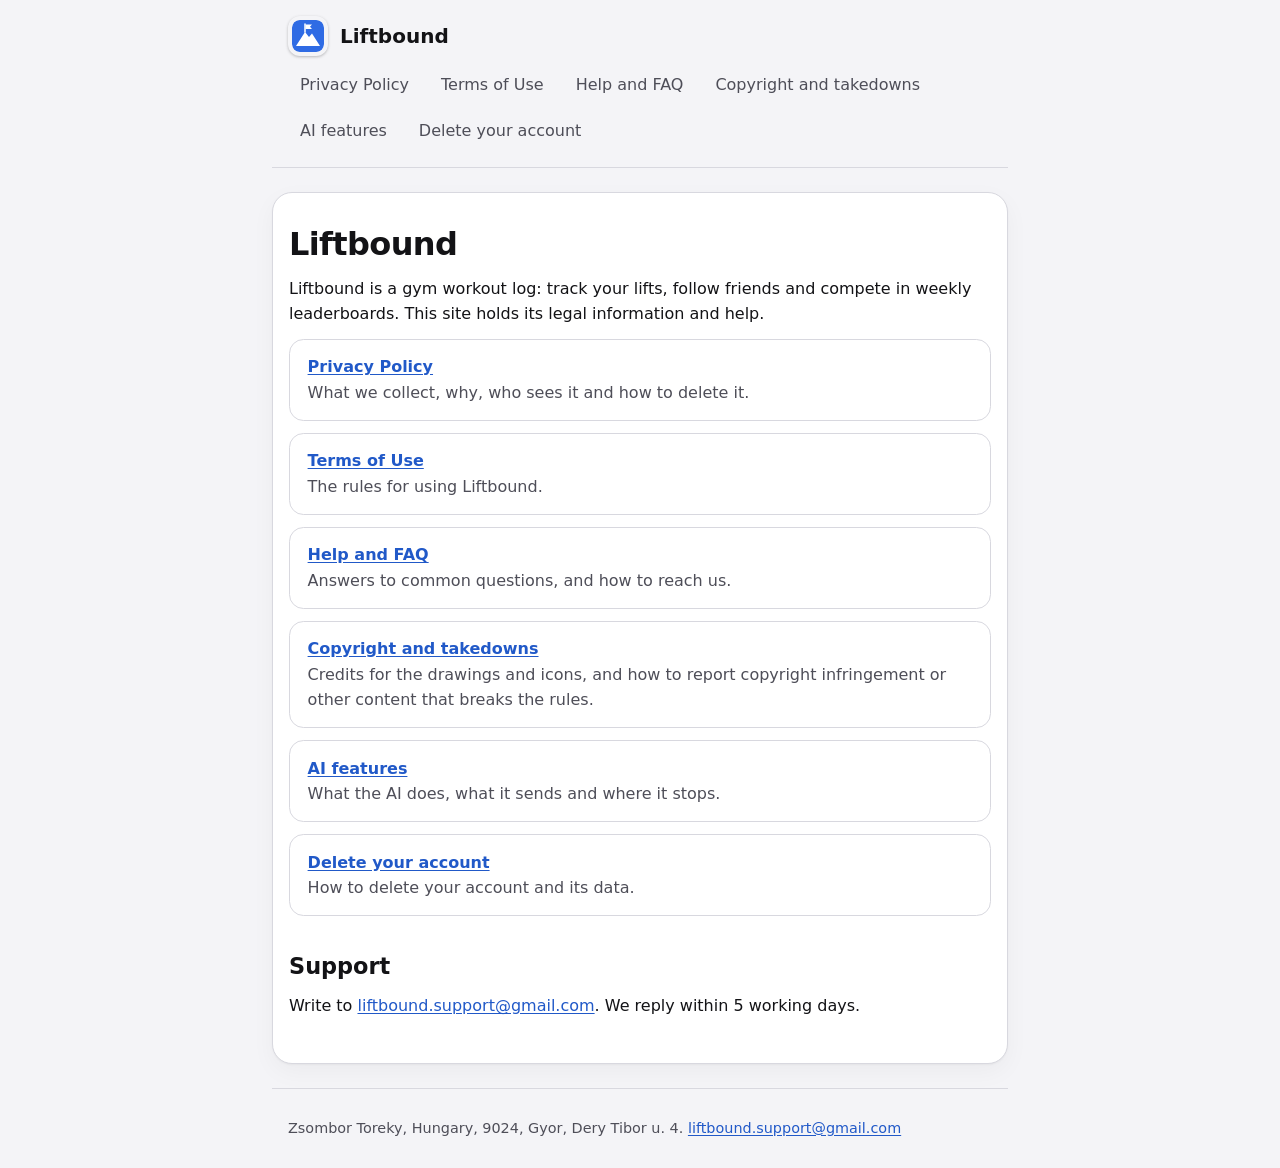
<file: index.html>
<!doctype html>
<html lang="en">
<head>
<meta charset="utf-8">
<meta name="viewport" content="width=device-width, initial-scale=1">
<title>Liftbound | Help, privacy and terms</title>
<meta name="description" content="Help, privacy policy, terms of use and contact details for Liftbound, a gym workout log.">
<link rel="canonical" href="https://legal.liftbound.app/">
<meta property="og:type" content="website">
<meta property="og:title" content="Liftbound | Help, privacy and terms">
<meta property="og:description" content="Help, privacy policy, terms of use and contact details for Liftbound, a gym workout log.">
<meta property="og:site_name" content="Liftbound">
<meta property="og:image" content="https://legal.liftbound.app/apple-touch-icon.png">

<meta property="og:locale" content="en_GB">
<meta name="twitter:card" content="summary">
<meta name="color-scheme" content="light dark">
<meta name="theme-color" content="#f4f4f7" media="(prefers-color-scheme: light)">
<meta name="theme-color" content="#0d0d0f" media="(prefers-color-scheme: dark)">
<meta name="referrer" content="strict-origin-when-cross-origin">
<link rel="icon" href="favicon.svg" type="image/svg+xml">
<link rel="icon" href="favicon.png" type="image/png" sizes="48x48">
<link rel="apple-touch-icon" href="apple-touch-icon.png">
<link rel="stylesheet" href="style.css?v=418ae6ff">
</head>
<body>
<a class="skip" href="#content">Skip to content</a>
<header>
<a class="brand" href="./"><img src="favicon.svg" alt="" width="40" height="40">Liftbound</a>
<nav aria-label="Pages">
<a href="privacy/">Privacy Policy</a>
<a href="terms/">Terms of Use</a>
<a href="faq/">Help and FAQ</a>
<a href="copyright/">Copyright and takedowns</a>
<a href="ai/">AI features</a>
<a href="deletion/">Delete your account</a>
</nav>
</header>
<main id="content">
<h1>Liftbound</h1>
<p>Liftbound is a gym workout log: track your lifts, follow friends and compete in weekly leaderboards. This site holds its legal information and help.</p>
<ul class="pages">
<li><a href="privacy/">Privacy Policy</a><span>What we collect, why, who sees it and how to delete it.</span></li>
<li><a href="terms/">Terms of Use</a><span>The rules for using Liftbound.</span></li>
<li><a href="faq/">Help and FAQ</a><span>Answers to common questions, and how to reach us.</span></li>
<li><a href="copyright/">Copyright and takedowns</a><span>Credits for the drawings and icons, and how to report copyright infringement or other content that breaks the rules.</span></li>
<li><a href="ai/">AI features</a><span>What the AI does, what it sends and where it stops.</span></li>
<li><a href="deletion/">Delete your account</a><span>How to delete your account and its data.</span></li>
</ul>
<h2>Support</h2>
<p>Write to <span data-m="bW9jLmxpYW1nQHRyb3BwdXMuZG51b2J0Zmls">liftbound [dot] support [at] gmail [dot] com</span>. We reply within 5 working days.</p>
</main>
<footer>
<p>Zsombor Toreky, Hungary, 9024, Gyor, Dery Tibor u. 4. <span data-m="bW9jLmxpYW1nQHRyb3BwdXMuZG51b2J0Zmls">liftbound [dot] support [at] gmail [dot] com</span></p>
</footer>
<script>document.querySelectorAll('[data-m]').forEach(function(e){var a=atob(e.dataset.m).split('').reverse().join(''),l=document.createElement('a');l.href='mailto:'+a;l.textContent=a;e.replaceWith(l)})</script>
</body>
</html>
</file>
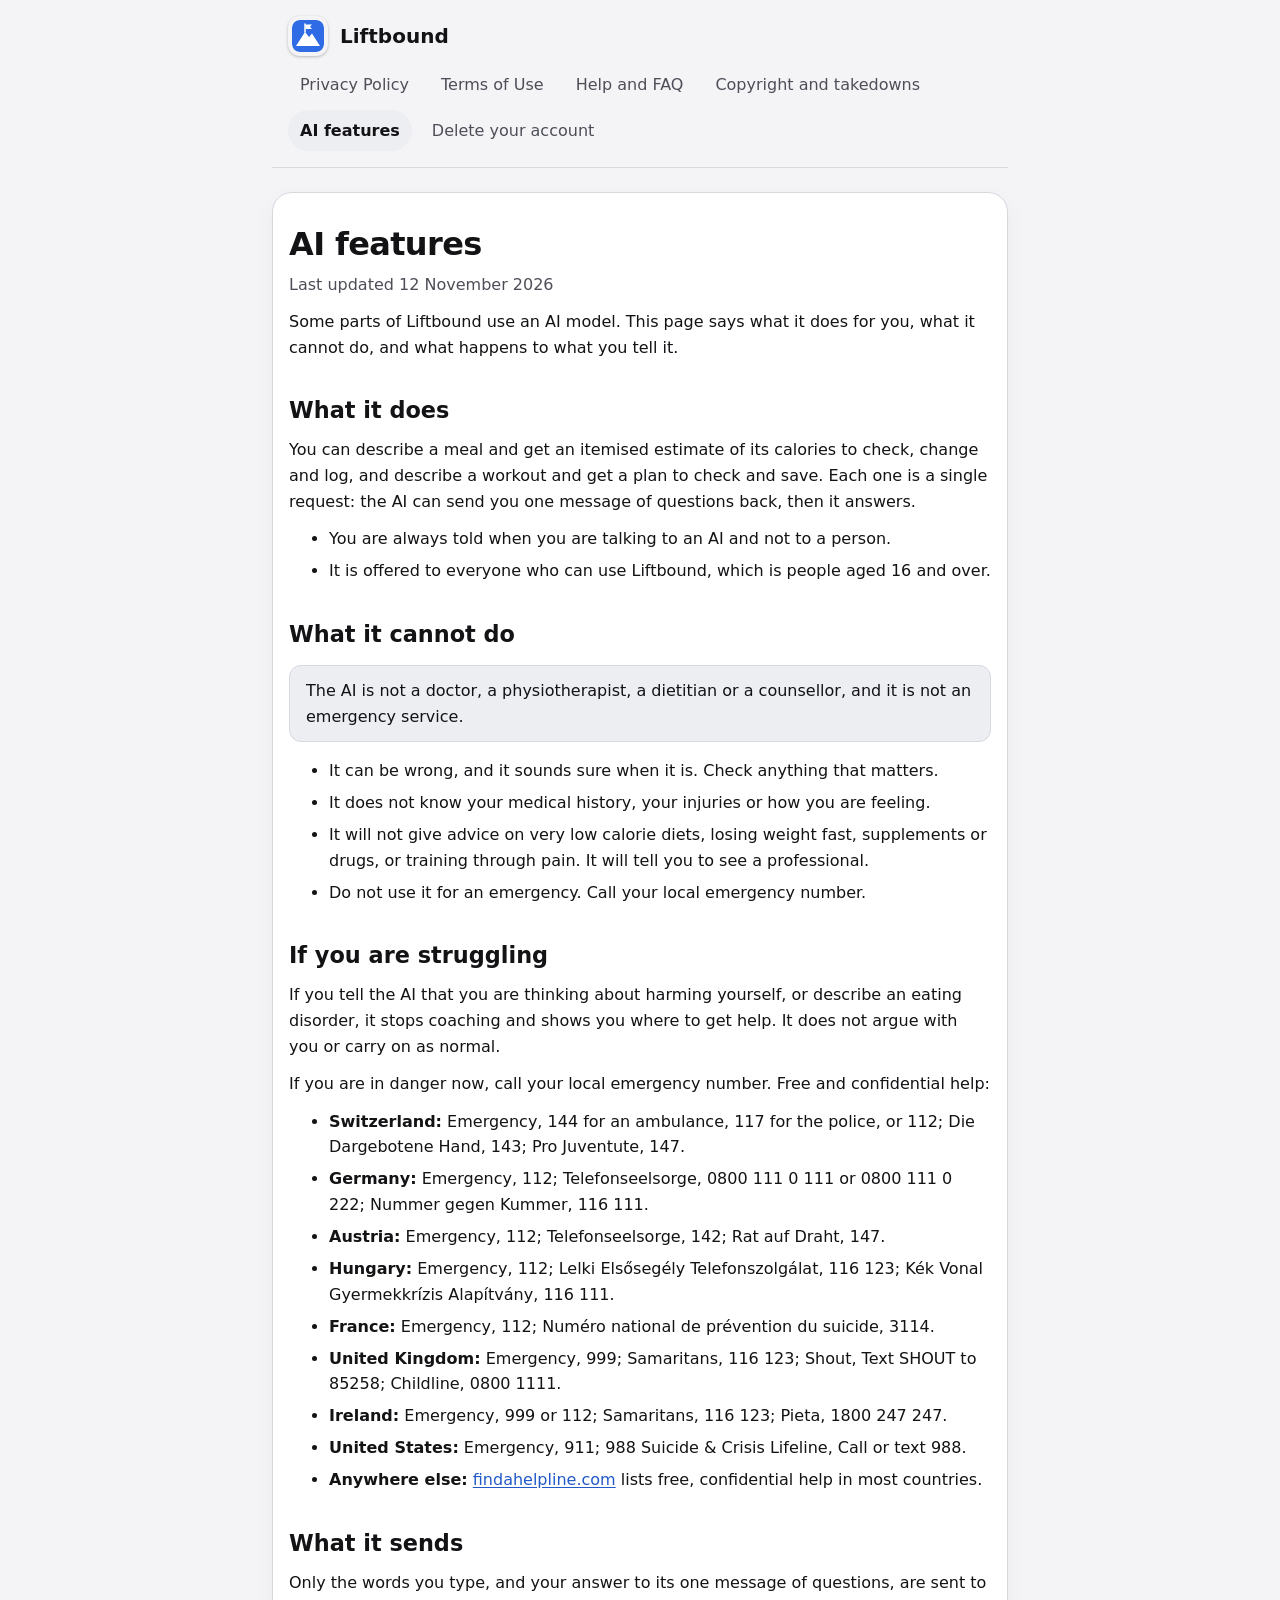
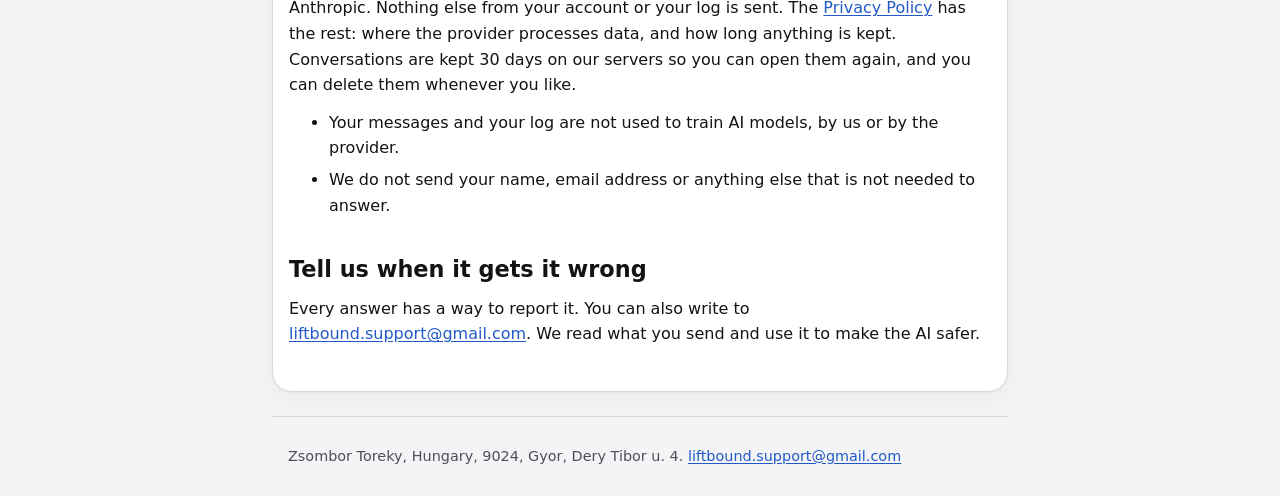
<file: ai/index.html>
<!doctype html>
<html lang="en">
<head>
<meta charset="utf-8">
<meta name="viewport" content="width=device-width, initial-scale=1">
<title>AI features | Liftbound</title>
<meta name="description" content="How the AI features in Liftbound work, what they send, what they cannot do and where to get help if you are struggling.">
<link rel="canonical" href="https://legal.liftbound.app/ai/">
<meta property="og:type" content="website">
<meta property="og:title" content="AI features | Liftbound">
<meta property="og:description" content="How the AI features in Liftbound work, what they send, what they cannot do and where to get help if you are struggling.">
<meta property="og:site_name" content="Liftbound">
<meta property="og:image" content="https://legal.liftbound.app/apple-touch-icon.png">

<meta property="og:locale" content="en_GB">
<meta name="twitter:card" content="summary">
<meta name="color-scheme" content="light dark">
<meta name="theme-color" content="#f4f4f7" media="(prefers-color-scheme: light)">
<meta name="theme-color" content="#0d0d0f" media="(prefers-color-scheme: dark)">
<meta name="referrer" content="strict-origin-when-cross-origin">
<link rel="icon" href="../favicon.svg" type="image/svg+xml">
<link rel="icon" href="../favicon.png" type="image/png" sizes="48x48">
<link rel="apple-touch-icon" href="../apple-touch-icon.png">
<link rel="stylesheet" href="../style.css?v=418ae6ff">
</head>
<body>
<a class="skip" href="#content">Skip to content</a>
<header>
<a class="brand" href="../"><img src="../favicon.svg" alt="" width="40" height="40">Liftbound</a>
<nav aria-label="Pages">
<a href="../privacy/">Privacy Policy</a>
<a href="../terms/">Terms of Use</a>
<a href="../faq/">Help and FAQ</a>
<a href="../copyright/">Copyright and takedowns</a>
<a href="../ai/" aria-current="page">AI features</a>
<a href="../deletion/">Delete your account</a>
</nav>
</header>
<main id="content">
<h1>AI features</h1>
<p class="updated">Last updated 12 November 2026</p>
<p>Some parts of Liftbound use an AI model. This page says what it does for you, what it cannot do, and what happens to what you tell it.</p>
<section id="what">
<h2>What it does</h2>
<p>You can describe a meal and get an itemised estimate of its calories to check, change and log, and describe a workout and get a plan to check and save. Each one is a single request: the AI can send you one message of questions back, then it answers.</p>
<ul>
<li>You are always told when you are talking to an AI and not to a person.</li>
<li>It is offered to everyone who can use Liftbound, which is people aged 16 and over.</li>
</ul>
</section>
<section id="limits">
<h2>What it cannot do</h2>
<aside class="note">The AI is not a doctor, a physiotherapist, a dietitian or a counsellor, and it is not an emergency service.</aside>
<ul>
<li>It can be wrong, and it sounds sure when it is. Check anything that matters.</li>
<li>It does not know your medical history, your injuries or how you are feeling.</li>
<li>It will not give advice on very low calorie diets, losing weight fast, supplements or drugs, or training through pain. It will tell you to see a professional.</li>
<li>Do not use it for an emergency. Call your local emergency number.</li>
</ul>
</section>
<section id="help">
<h2>If you are struggling</h2>
<p>If you tell the AI that you are thinking about harming yourself, or describe an eating disorder, it stops coaching and shows you where to get help. It does not argue with you or carry on as normal.</p>
<p>If you are in danger now, call your local emergency number. Free and confidential help:</p>
<ul>
<li><strong>Switzerland:</strong> Emergency, 144 for an ambulance, 117 for the police, or 112; Die Dargebotene Hand, 143; Pro Juventute, 147.</li>
<li><strong>Germany:</strong> Emergency, 112; Telefonseelsorge, 0800 111 0 111 or 0800 111 0 222; Nummer gegen Kummer, 116 111.</li>
<li><strong>Austria:</strong> Emergency, 112; Telefonseelsorge, 142; Rat auf Draht, 147.</li>
<li><strong>Hungary:</strong> Emergency, 112; Lelki Elsősegély Telefonszolgálat, 116 123; Kék Vonal Gyermekkrízis Alapítvány, 116 111.</li>
<li><strong>France:</strong> Emergency, 112; Numéro national de prévention du suicide, 3114.</li>
<li><strong>United Kingdom:</strong> Emergency, 999; Samaritans, 116 123; Shout, Text SHOUT to 85258; Childline, 0800 1111.</li>
<li><strong>Ireland:</strong> Emergency, 999 or 112; Samaritans, 116 123; Pieta, 1800 247 247.</li>
<li><strong>United States:</strong> Emergency, 911; 988 Suicide &amp; Crisis Lifeline, Call or text 988.</li>
<li><strong>Anywhere else:</strong> <a href="https://findahelpline.com">findahelpline.com</a> lists free, confidential help in most countries.</li>
</ul>
</section>
<section id="data">
<h2>What it sends</h2>
<p>Only the words you type, and your answer to its one message of questions, are sent to Anthropic. Nothing else from your account or your log is sent. The <a href="../privacy/">Privacy Policy</a> has the rest: where the provider processes data, and how long anything is kept. Conversations are kept 30 days on our servers so you can open them again, and you can delete them whenever you like.</p>
<ul>
<li>Your messages and your log are not used to train AI models, by us or by the provider.</li>
<li>We do not send your name, email address or anything else that is not needed to answer.</li>
</ul>
</section>
<section id="report">
<h2>Tell us when it gets it wrong</h2>
<p>Every answer has a way to report it. You can also write to <span data-m="bW9jLmxpYW1nQHRyb3BwdXMuZG51b2J0Zmls">liftbound [dot] support [at] gmail [dot] com</span>. We read what you send and use it to make the AI safer.</p>
</section>
</main>
<footer>
<p>Zsombor Toreky, Hungary, 9024, Gyor, Dery Tibor u. 4. <span data-m="bW9jLmxpYW1nQHRyb3BwdXMuZG51b2J0Zmls">liftbound [dot] support [at] gmail [dot] com</span></p>
</footer>
<script>document.querySelectorAll('[data-m]').forEach(function(e){var a=atob(e.dataset.m).split('').reverse().join(''),l=document.createElement('a');l.href='mailto:'+a;l.textContent=a;e.replaceWith(l)})</script>
</body>
</html>
</file>
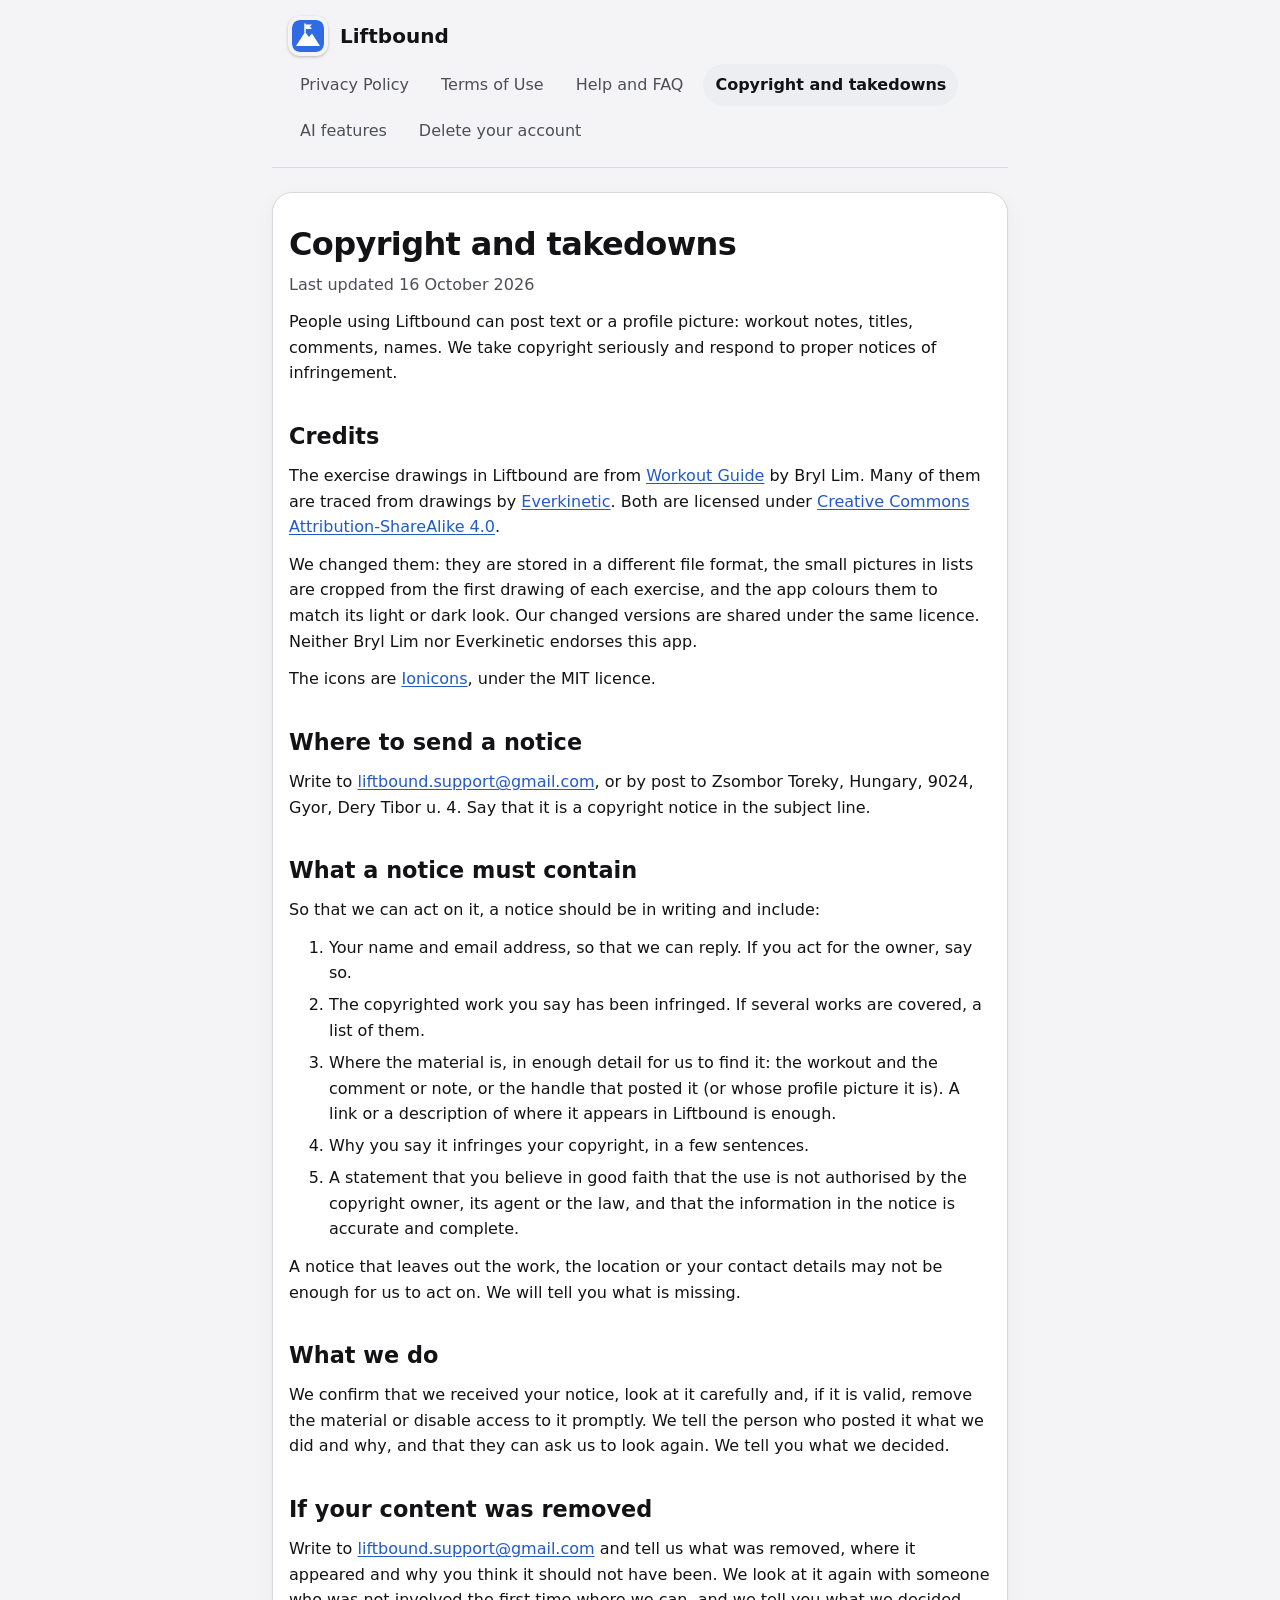
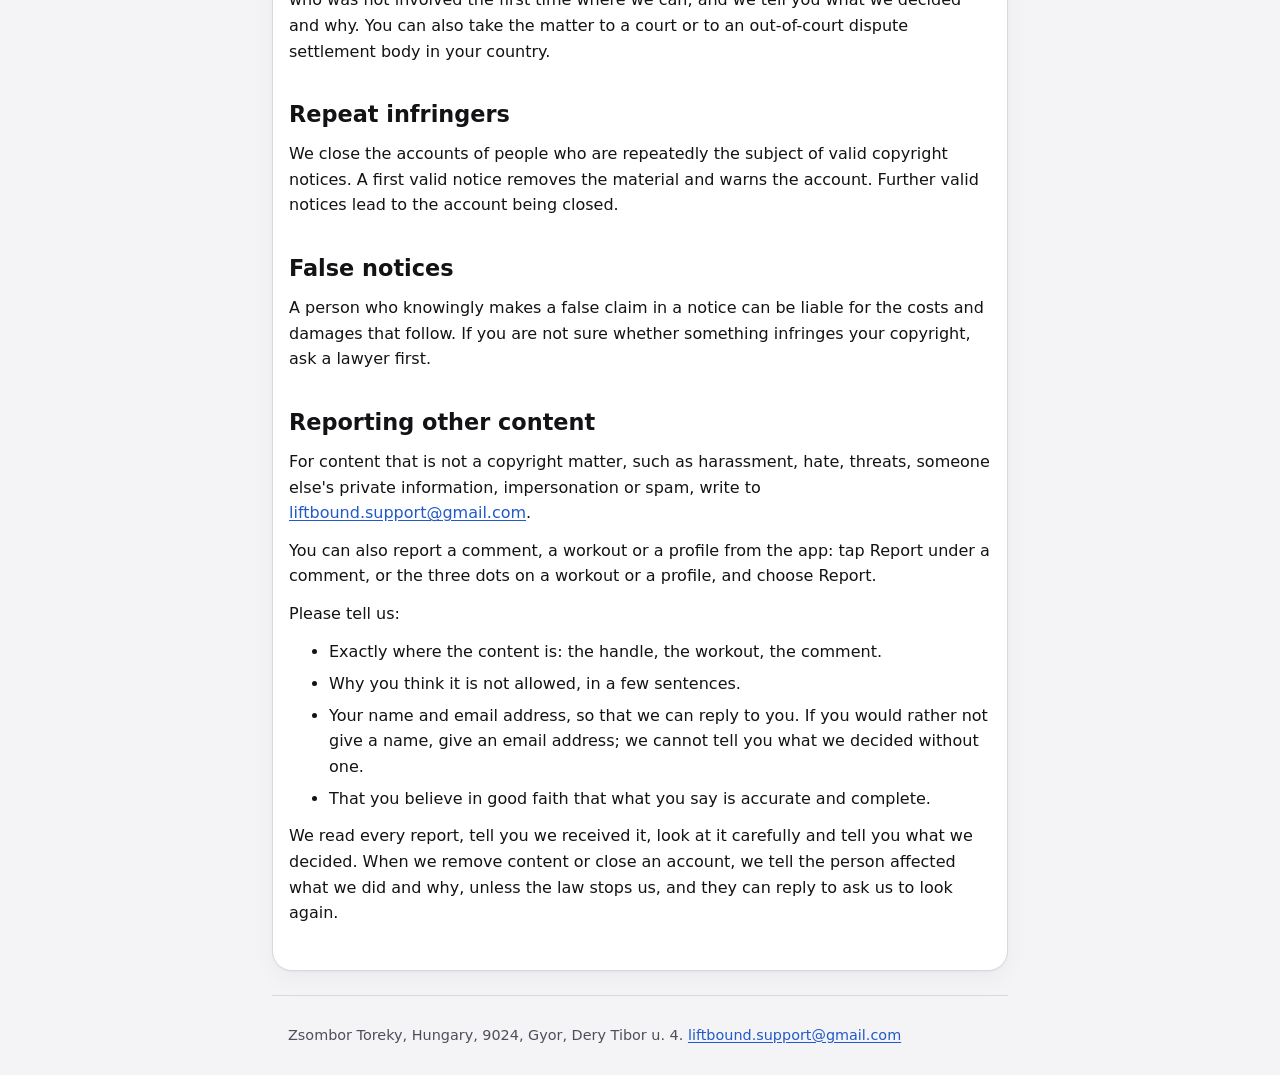
<file: copyright/index.html>
<!doctype html>
<html lang="en">
<head>
<meta charset="utf-8">
<meta name="viewport" content="width=device-width, initial-scale=1">
<title>Copyright and takedowns | Liftbound</title>
<meta name="description" content="How to tell Liftbound that something people posted infringes your copyright, how to report other content, and what happens next.">
<link rel="canonical" href="https://legal.liftbound.app/copyright/">
<meta property="og:type" content="website">
<meta property="og:title" content="Copyright and takedowns | Liftbound">
<meta property="og:description" content="How to tell Liftbound that something people posted infringes your copyright, how to report other content, and what happens next.">
<meta property="og:site_name" content="Liftbound">
<meta property="og:image" content="https://legal.liftbound.app/apple-touch-icon.png">

<meta property="og:locale" content="en_GB">
<meta name="twitter:card" content="summary">
<meta name="color-scheme" content="light dark">
<meta name="theme-color" content="#f4f4f7" media="(prefers-color-scheme: light)">
<meta name="theme-color" content="#0d0d0f" media="(prefers-color-scheme: dark)">
<meta name="referrer" content="strict-origin-when-cross-origin">
<link rel="icon" href="../favicon.svg" type="image/svg+xml">
<link rel="icon" href="../favicon.png" type="image/png" sizes="48x48">
<link rel="apple-touch-icon" href="../apple-touch-icon.png">
<link rel="stylesheet" href="../style.css?v=418ae6ff">
</head>
<body>
<a class="skip" href="#content">Skip to content</a>
<header>
<a class="brand" href="../"><img src="../favicon.svg" alt="" width="40" height="40">Liftbound</a>
<nav aria-label="Pages">
<a href="../privacy/">Privacy Policy</a>
<a href="../terms/">Terms of Use</a>
<a href="../faq/">Help and FAQ</a>
<a href="../copyright/" aria-current="page">Copyright and takedowns</a>
<a href="../ai/">AI features</a>
<a href="../deletion/">Delete your account</a>
</nav>
</header>
<main id="content">
<h1>Copyright and takedowns</h1>
<p class="updated">Last updated 16 October 2026</p>
<p>People using Liftbound can post text or a profile picture: workout notes, titles, comments, names. We take copyright seriously and respond to proper notices of infringement.</p>
<section id="credits">
<h2>Credits</h2>
<p>The exercise drawings in Liftbound are from <a href="https://github.com/bryllim/workout-guide">Workout Guide</a> by Bryl Lim. Many of them are traced from drawings by <a href="https://github.com/everkinetic/data">Everkinetic</a>. Both are licensed under <a href="https://creativecommons.org/licenses/by-sa/4.0/">Creative Commons Attribution-ShareAlike 4.0</a>.</p>
<p>We changed them: they are stored in a different file format, the small pictures in lists are cropped from the first drawing of each exercise, and the app colours them to match its light or dark look. Our changed versions are shared under the same licence. Neither Bryl Lim nor Everkinetic endorses this app.</p>
<p>The icons are <a href="https://ionic.io/ionicons">Ionicons</a>, under the MIT licence.</p>
</section>
<section id="where">
<h2>Where to send a notice</h2>
<p>Write to <span data-m="bW9jLmxpYW1nQHRyb3BwdXMuZG51b2J0Zmls">liftbound [dot] support [at] gmail [dot] com</span>, or by post to Zsombor Toreky, Hungary, 9024, Gyor, Dery Tibor u. 4. Say that it is a copyright notice in the subject line.</p>
</section>
<section id="notice">
<h2>What a notice must contain</h2>
<p>So that we can act on it, a notice should be in writing and include:</p>
<ol>
<li>Your name and email address, so that we can reply. If you act for the owner, say so.</li>
<li>The copyrighted work you say has been infringed. If several works are covered, a list of them.</li>
<li>Where the material is, in enough detail for us to find it: the workout and the comment or note, or the handle that posted it (or whose profile picture it is). A link or a description of where it appears in Liftbound is enough.</li>
<li>Why you say it infringes your copyright, in a few sentences.</li>
<li>A statement that you believe in good faith that the use is not authorised by the copyright owner, its agent or the law, and that the information in the notice is accurate and complete.</li>
</ol>
<p>A notice that leaves out the work, the location or your contact details may not be enough for us to act on. We will tell you what is missing.</p>
</section>
<section id="response">
<h2>What we do</h2>
<p>We confirm that we received your notice, look at it carefully and, if it is valid, remove the material or disable access to it promptly. We tell the person who posted it what we did and why, and that they can ask us to look again. We tell you what we decided.</p>
</section>
<section id="removed">
<h2>If your content was removed</h2>
<p>Write to <span data-m="bW9jLmxpYW1nQHRyb3BwdXMuZG51b2J0Zmls">liftbound [dot] support [at] gmail [dot] com</span> and tell us what was removed, where it appeared and why you think it should not have been. We look at it again with someone who was not involved the first time where we can, and we tell you what we decided and why. You can also take the matter to a court or to an out-of-court dispute settlement body in your country.</p>
</section>
<section id="repeat">
<h2>Repeat infringers</h2>
<p>We close the accounts of people who are repeatedly the subject of valid copyright notices. A first valid notice removes the material and warns the account. Further valid notices lead to the account being closed.</p>
</section>
<section id="false">
<h2>False notices</h2>
<p>A person who knowingly makes a false claim in a notice can be liable for the costs and damages that follow. If you are not sure whether something infringes your copyright, ask a lawyer first.</p>
</section>
<section id="other">
<h2>Reporting other content</h2>
<p>For content that is not a copyright matter, such as harassment, hate, threats, someone else's private information, impersonation or spam, write to <span data-m="bW9jLmxpYW1nQHRyb3BwdXMuZG51b2J0Zmls">liftbound [dot] support [at] gmail [dot] com</span>.</p>
<p>You can also report a comment, a workout or a profile from the app: tap Report under a comment, or the three dots on a workout or a profile, and choose Report.</p>
<p>Please tell us:</p>
<ul>
<li>Exactly where the content is: the handle, the workout, the comment.</li>
<li>Why you think it is not allowed, in a few sentences.</li>
<li>Your name and email address, so that we can reply to you. If you would rather not give a name, give an email address; we cannot tell you what we decided without one.</li>
<li>That you believe in good faith that what you say is accurate and complete.</li>
</ul>
<p>We read every report, tell you we received it, look at it carefully and tell you what we decided. When we remove content or close an account, we tell the person affected what we did and why, unless the law stops us, and they can reply to ask us to look again.</p>
</section>
</main>
<footer>
<p>Zsombor Toreky, Hungary, 9024, Gyor, Dery Tibor u. 4. <span data-m="bW9jLmxpYW1nQHRyb3BwdXMuZG51b2J0Zmls">liftbound [dot] support [at] gmail [dot] com</span></p>
</footer>
<script>document.querySelectorAll('[data-m]').forEach(function(e){var a=atob(e.dataset.m).split('').reverse().join(''),l=document.createElement('a');l.href='mailto:'+a;l.textContent=a;e.replaceWith(l)})</script>
</body>
</html>
</file>
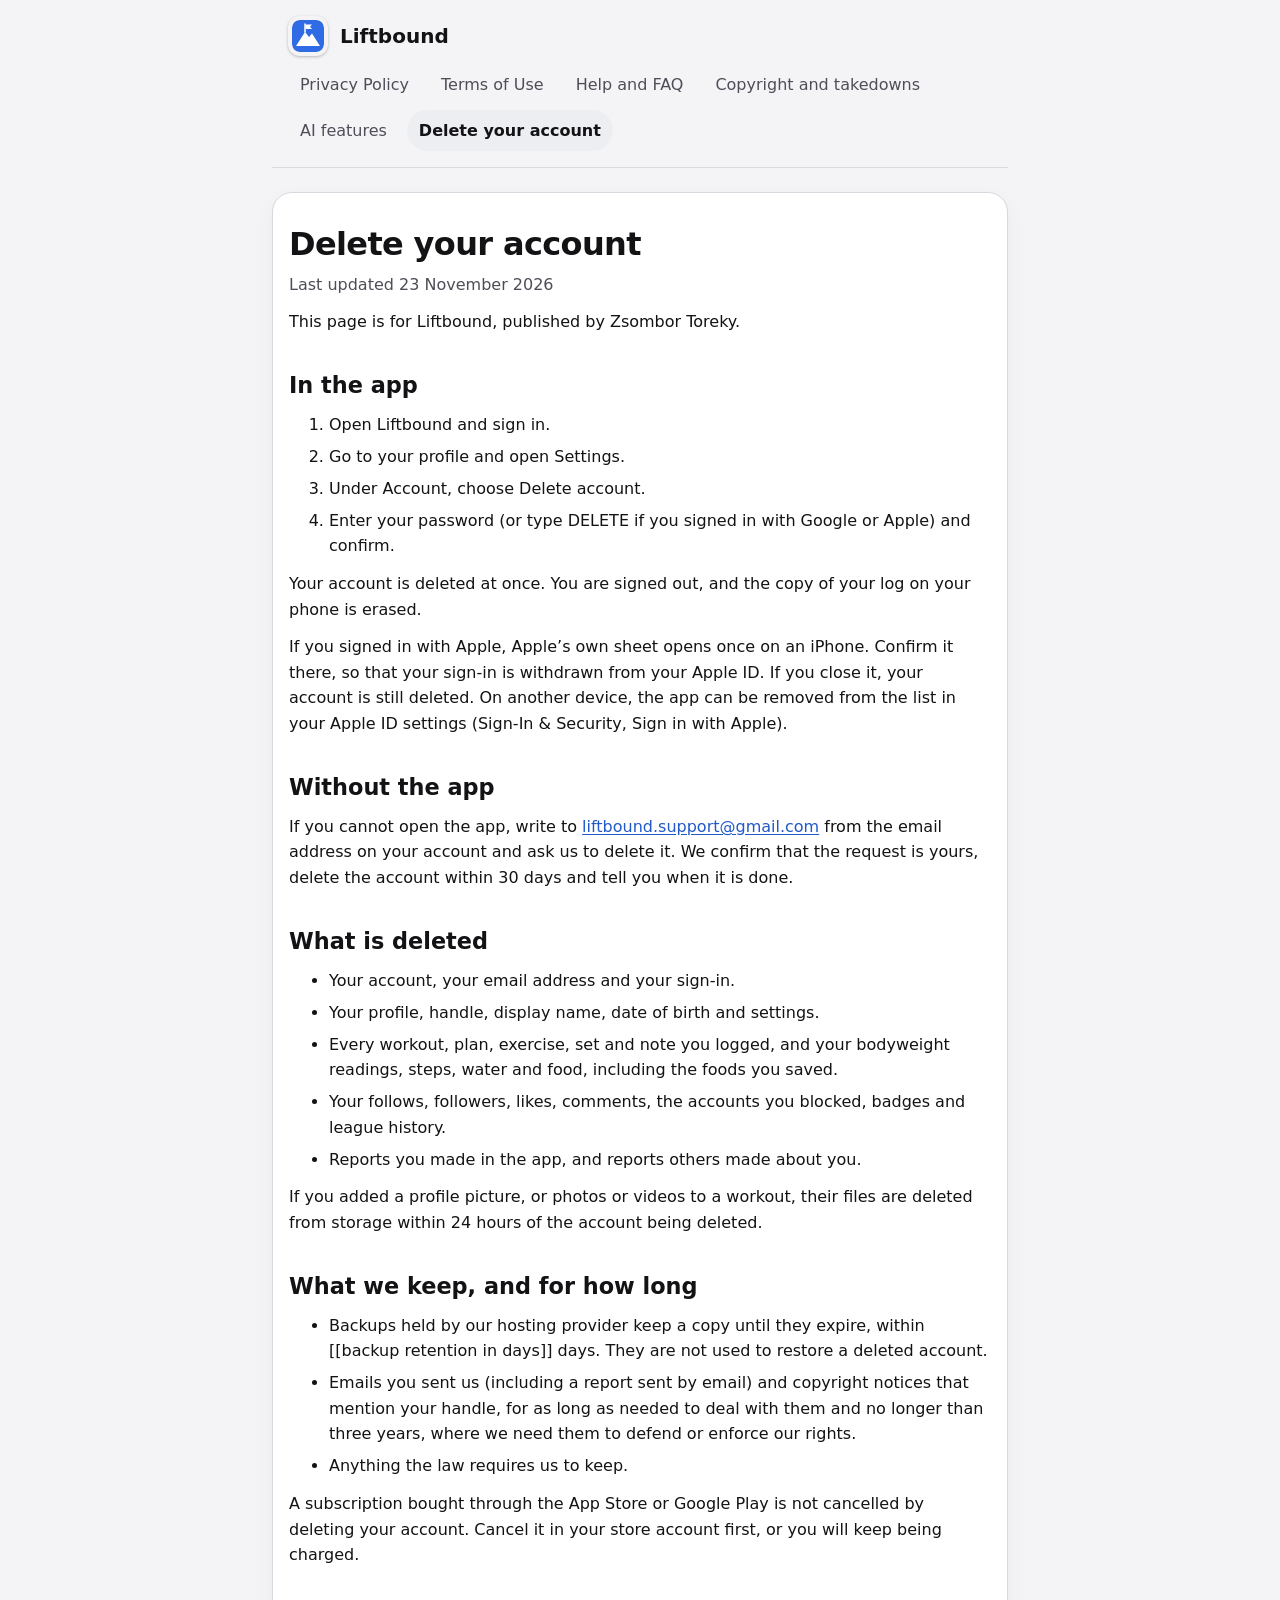
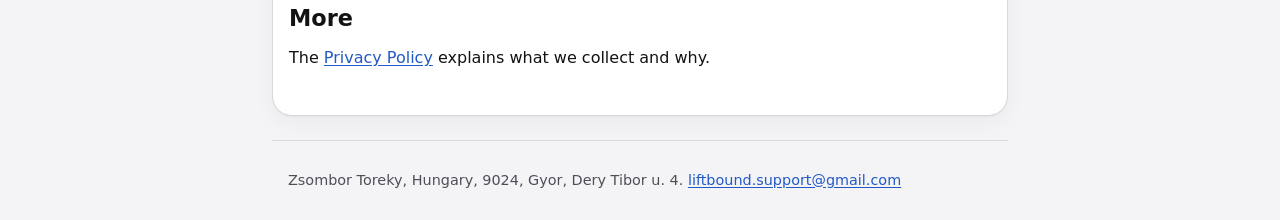
<file: deletion/index.html>
<!doctype html>
<html lang="en">
<head>
<meta charset="utf-8">
<meta name="viewport" content="width=device-width, initial-scale=1">
<title>Delete your account | Liftbound</title>
<meta name="description" content="How to delete your Liftbound account and its data, in the app or by email, and what is removed and what is kept.">
<link rel="canonical" href="https://legal.liftbound.app/deletion/">
<meta property="og:type" content="website">
<meta property="og:title" content="Delete your account | Liftbound">
<meta property="og:description" content="How to delete your Liftbound account and its data, in the app or by email, and what is removed and what is kept.">
<meta property="og:site_name" content="Liftbound">
<meta property="og:image" content="https://legal.liftbound.app/apple-touch-icon.png">

<meta property="og:locale" content="en_GB">
<meta name="twitter:card" content="summary">
<meta name="color-scheme" content="light dark">
<meta name="theme-color" content="#f4f4f7" media="(prefers-color-scheme: light)">
<meta name="theme-color" content="#0d0d0f" media="(prefers-color-scheme: dark)">
<meta name="referrer" content="strict-origin-when-cross-origin">
<link rel="icon" href="../favicon.svg" type="image/svg+xml">
<link rel="icon" href="../favicon.png" type="image/png" sizes="48x48">
<link rel="apple-touch-icon" href="../apple-touch-icon.png">
<link rel="stylesheet" href="../style.css?v=418ae6ff">
</head>
<body>
<a class="skip" href="#content">Skip to content</a>
<header>
<a class="brand" href="../"><img src="../favicon.svg" alt="" width="40" height="40">Liftbound</a>
<nav aria-label="Pages">
<a href="../privacy/">Privacy Policy</a>
<a href="../terms/">Terms of Use</a>
<a href="../faq/">Help and FAQ</a>
<a href="../copyright/">Copyright and takedowns</a>
<a href="../ai/">AI features</a>
<a href="../deletion/" aria-current="page">Delete your account</a>
</nav>
</header>
<main id="content">
<h1>Delete your account</h1>
<p class="updated">Last updated 23 November 2026</p>
<p>This page is for Liftbound, published by Zsombor Toreky.</p>
<section id="in-app">
<h2>In the app</h2>
<ol>
<li>Open Liftbound and sign in.</li>
<li>Go to your profile and open Settings.</li>
<li>Under Account, choose Delete account.</li>
<li>Enter your password (or type DELETE if you signed in with Google or Apple) and confirm.</li>
</ol>
<p>Your account is deleted at once. You are signed out, and the copy of your log on your phone is erased.</p>
<p>If you signed in with Apple, Apple’s own sheet opens once on an iPhone. Confirm it there, so that your sign-in is withdrawn from your Apple ID. If you close it, your account is still deleted. On another device, the app can be removed from the list in your Apple ID settings (Sign-In &amp; Security, Sign in with Apple).</p>
</section>
<section id="email">
<h2>Without the app</h2>
<p>If you cannot open the app, write to <span data-m="bW9jLmxpYW1nQHRyb3BwdXMuZG51b2J0Zmls">liftbound [dot] support [at] gmail [dot] com</span> from the email address on your account and ask us to delete it. We confirm that the request is yours, delete the account within 30 days and tell you when it is done.</p>
</section>
<section id="removed">
<h2>What is deleted</h2>
<ul>
<li>Your account, your email address and your sign-in.</li>
<li>Your profile, handle, display name, date of birth and settings.</li>
<li>Every workout, plan, exercise, set and note you logged, and your bodyweight readings, steps, water and food, including the foods you saved.</li>
<li>Your follows, followers, likes, comments, the accounts you blocked, badges and league history.</li>
<li>Reports you made in the app, and reports others made about you.</li>
</ul>
<p>If you added a profile picture, or photos or videos to a workout, their files are deleted from storage within 24 hours of the account being deleted.</p>
</section>
<section id="kept">
<h2>What we keep, and for how long</h2>
<ul>
<li>Backups held by our hosting provider keep a copy until they expire, within [[backup retention in days]] days. They are not used to restore a deleted account.</li>
<li>Emails you sent us (including a report sent by email) and copyright notices that mention your handle, for as long as needed to deal with them and no longer than three years, where we need them to defend or enforce our rights.</li>
<li>Anything the law requires us to keep.</li>
</ul>
<p>A subscription bought through the App Store or Google Play is not cancelled by deleting your account. Cancel it in your store account first, or you will keep being charged.</p>
</section>
<section id="more">
<h2>More</h2>
<p>The <a href="../privacy/">Privacy Policy</a> explains what we collect and why.</p>
</section>
</main>
<footer>
<p>Zsombor Toreky, Hungary, 9024, Gyor, Dery Tibor u. 4. <span data-m="bW9jLmxpYW1nQHRyb3BwdXMuZG51b2J0Zmls">liftbound [dot] support [at] gmail [dot] com</span></p>
</footer>
<script>document.querySelectorAll('[data-m]').forEach(function(e){var a=atob(e.dataset.m).split('').reverse().join(''),l=document.createElement('a');l.href='mailto:'+a;l.textContent=a;e.replaceWith(l)})</script>
</body>
</html>
</file>
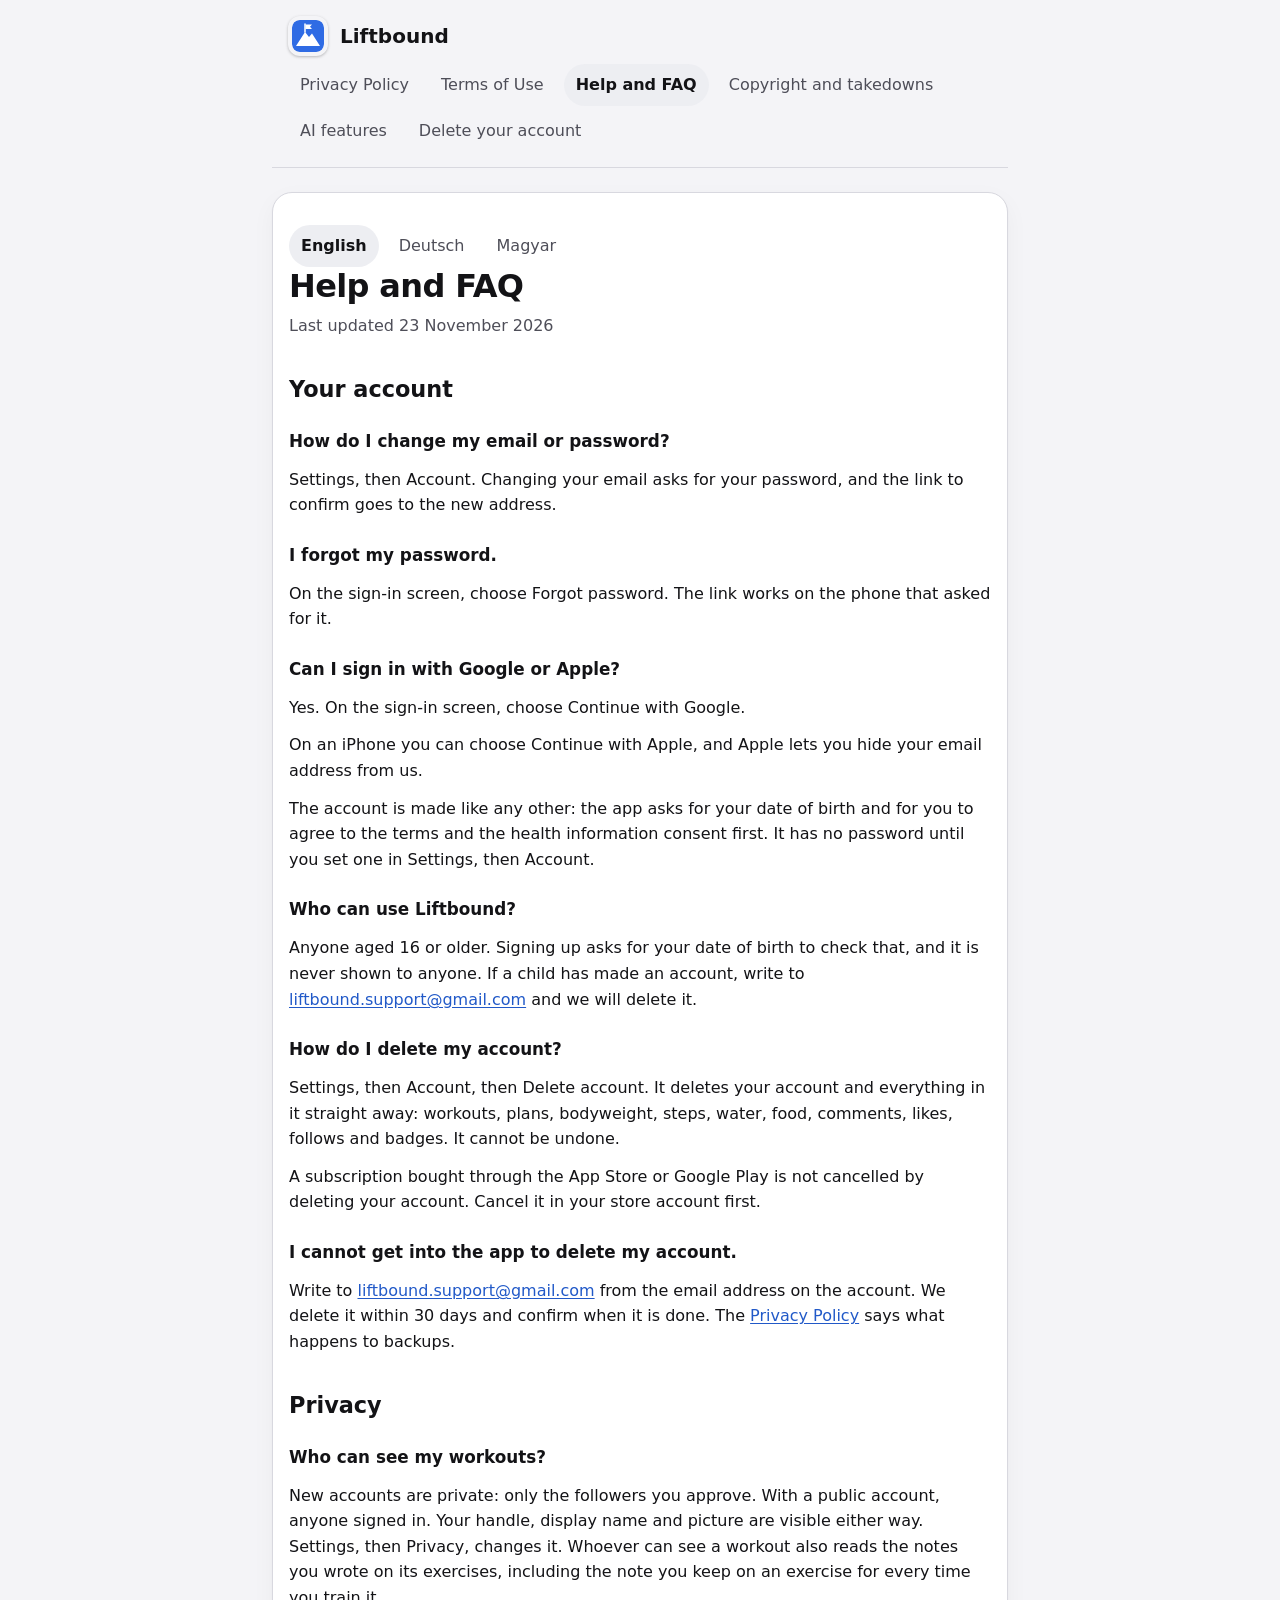
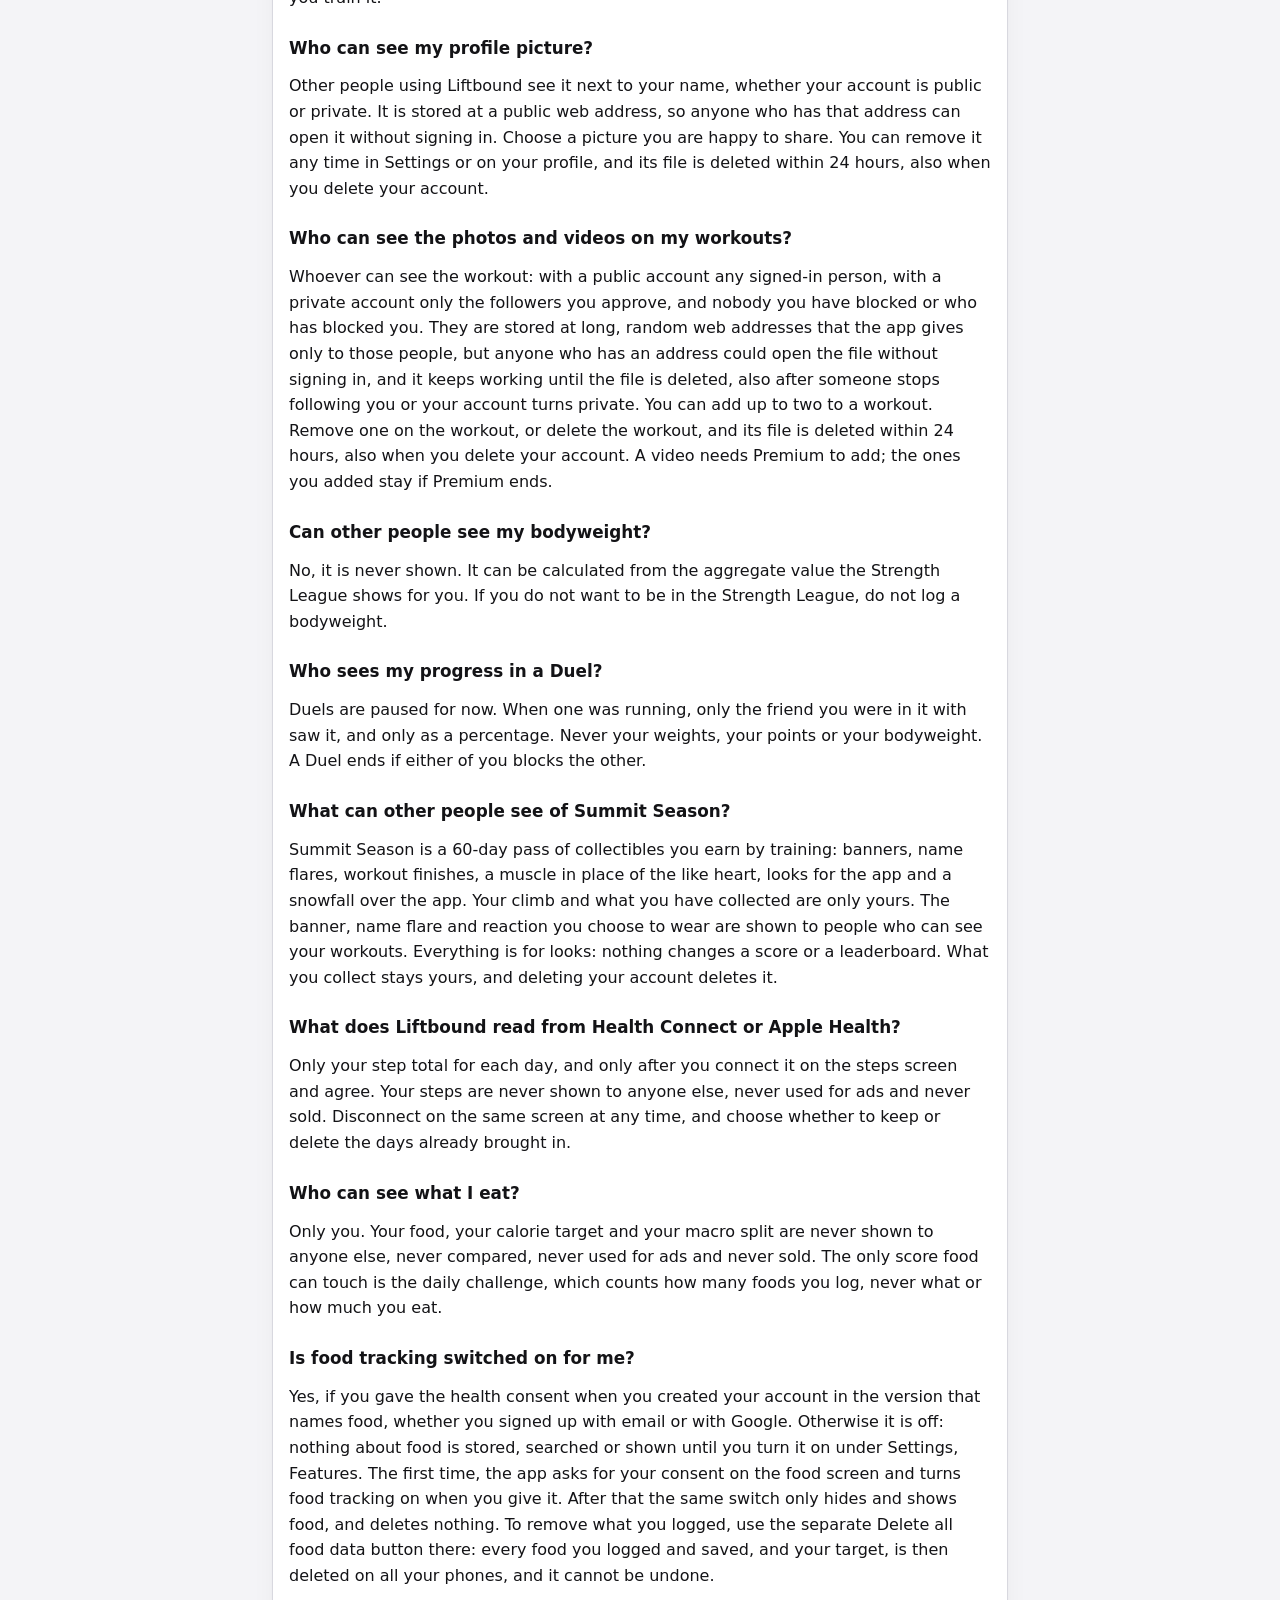
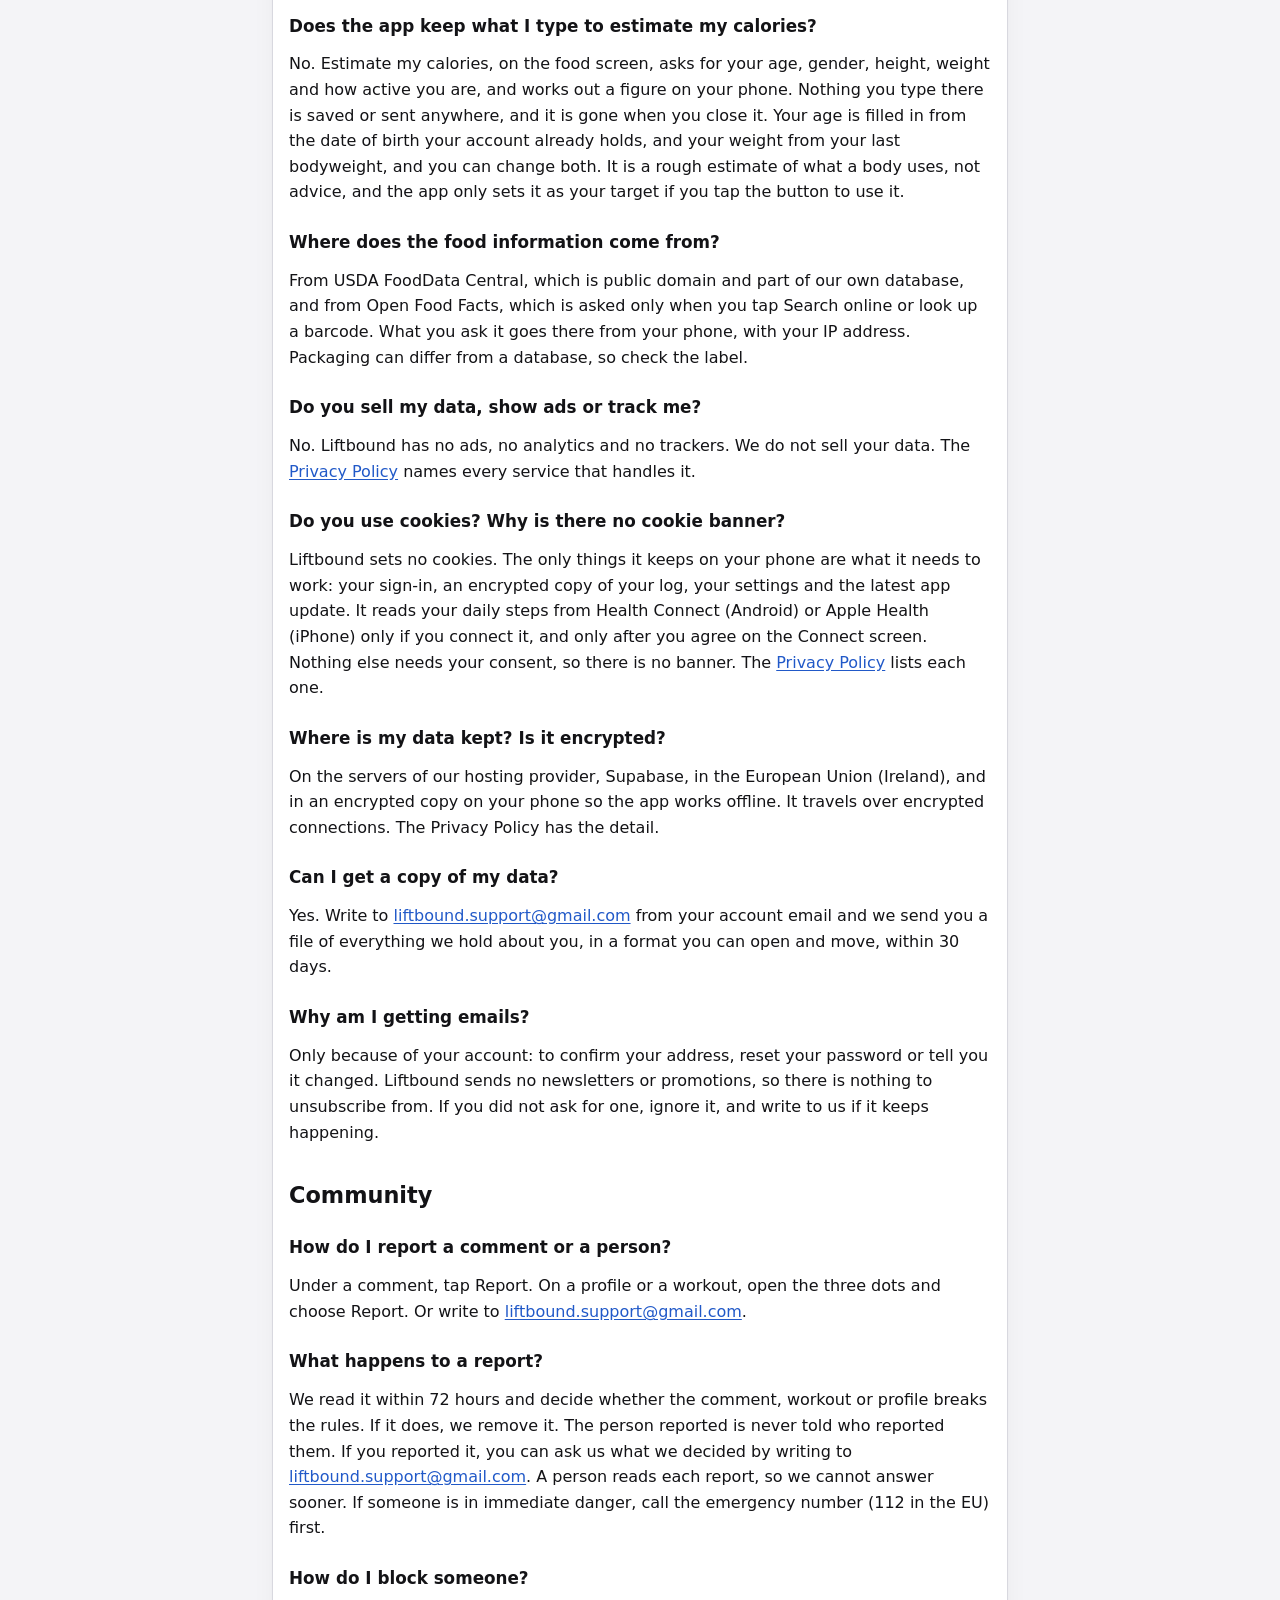
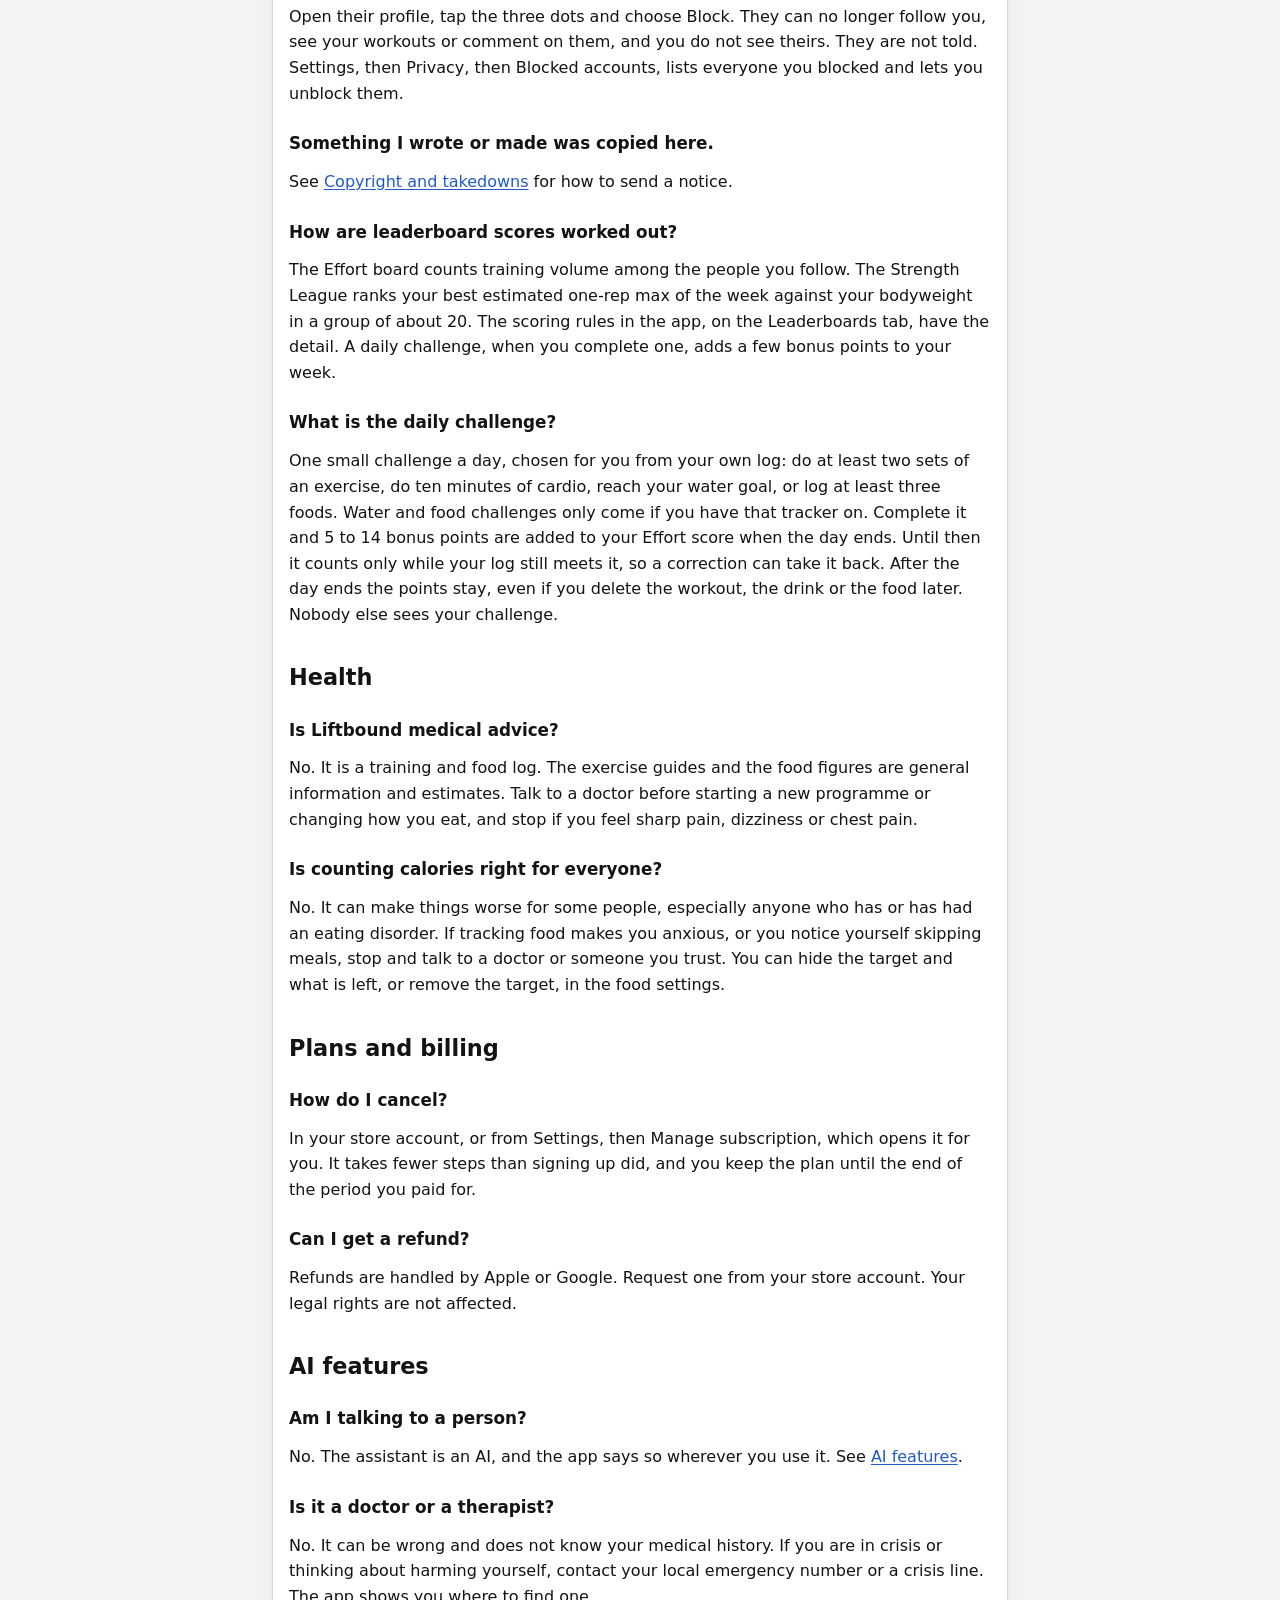
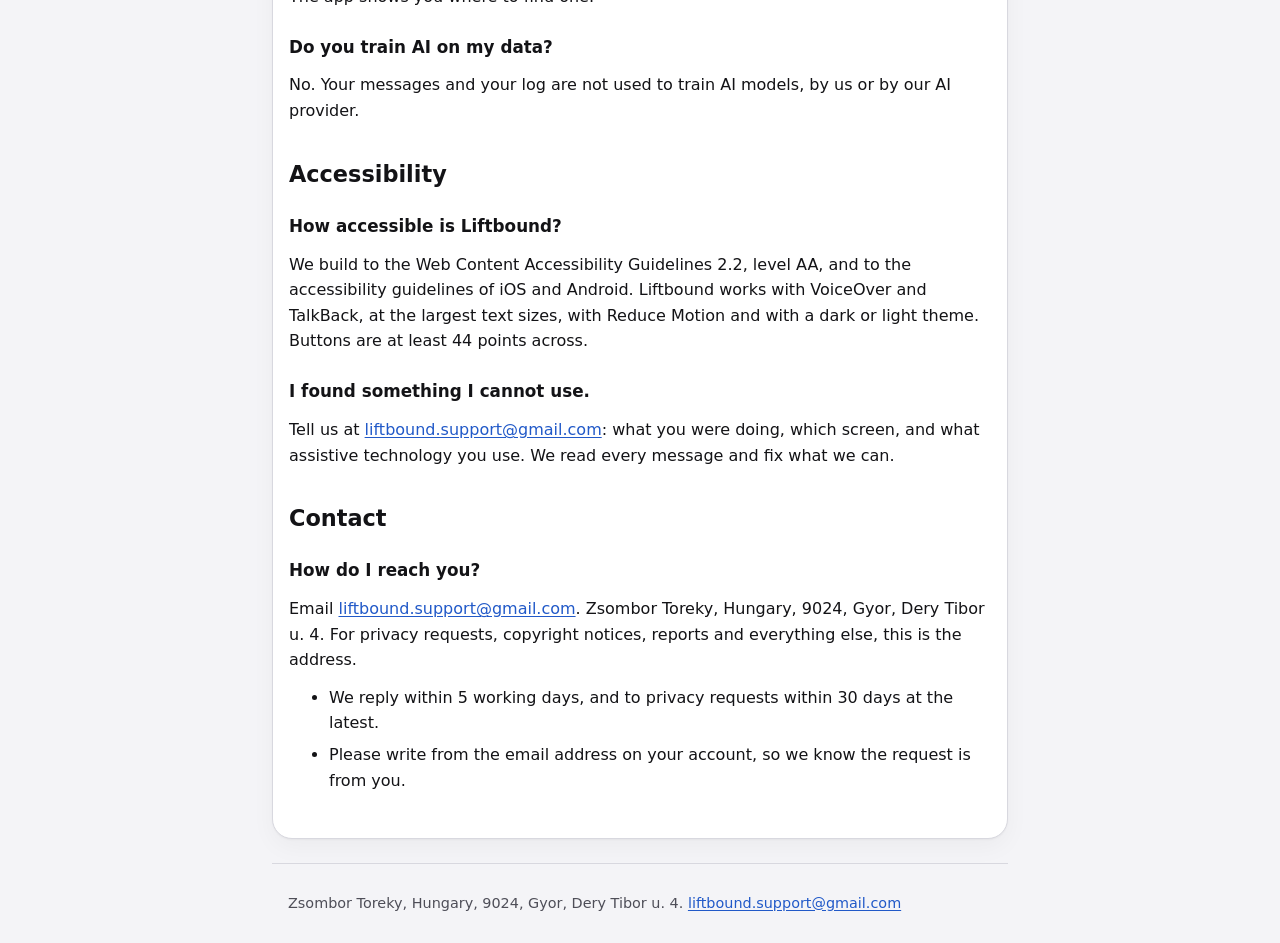
<file: faq/index.html>
<!doctype html>
<html lang="en">
<head>
<meta charset="utf-8">
<meta name="viewport" content="width=device-width, initial-scale=1">
<title>Help and FAQ | Liftbound</title>
<meta name="description" content="Answers about your Liftbound account, who can see your workouts, deleting your data, reporting content and getting in touch.">
<link rel="canonical" href="https://legal.liftbound.app/faq/">
<link rel="alternate" hreflang="en" href="https://legal.liftbound.app/faq/">
<link rel="alternate" hreflang="de" href="https://legal.liftbound.app/de/faq/">
<link rel="alternate" hreflang="hu" href="https://legal.liftbound.app/hu/faq/">
<link rel="alternate" hreflang="x-default" href="https://legal.liftbound.app/faq/">
<meta property="og:type" content="website">
<meta property="og:title" content="Help and FAQ | Liftbound">
<meta property="og:description" content="Answers about your Liftbound account, who can see your workouts, deleting your data, reporting content and getting in touch.">
<meta property="og:site_name" content="Liftbound">
<meta property="og:image" content="https://legal.liftbound.app/apple-touch-icon.png">

<meta property="og:locale" content="en_GB">
<meta name="twitter:card" content="summary">
<meta name="color-scheme" content="light dark">
<meta name="theme-color" content="#f4f4f7" media="(prefers-color-scheme: light)">
<meta name="theme-color" content="#0d0d0f" media="(prefers-color-scheme: dark)">
<meta name="referrer" content="strict-origin-when-cross-origin">
<link rel="icon" href="../favicon.svg" type="image/svg+xml">
<link rel="icon" href="../favicon.png" type="image/png" sizes="48x48">
<link rel="apple-touch-icon" href="../apple-touch-icon.png">
<link rel="stylesheet" href="../style.css?v=418ae6ff">
</head>
<body>
<a class="skip" href="#content">Skip to content</a>
<header>
<a class="brand" href="../"><img src="../favicon.svg" alt="" width="40" height="40">Liftbound</a>
<nav aria-label="Pages">
<a href="../privacy/">Privacy Policy</a>
<a href="../terms/">Terms of Use</a>
<a href="../faq/" aria-current="page">Help and FAQ</a>
<a href="../copyright/">Copyright and takedowns</a>
<a href="../ai/">AI features</a>
<a href="../deletion/">Delete your account</a>
</nav>
</header>
<main id="content">
<nav class="langs" aria-label="Language">
<a href="../faq/" lang="en" hreflang="en" aria-current="page">English</a>
<a href="../de/faq/" lang="de" hreflang="de">Deutsch</a>
<a href="../hu/faq/" lang="hu" hreflang="hu">Magyar</a>
</nav>
<h1>Help and FAQ</h1>
<p class="updated">Last updated 23 November 2026</p>
<section id="account">
<h2>Your account</h2>
<h3>How do I change my email or password?</h3>
<p>Settings, then Account. Changing your email asks for your password, and the link to confirm goes to the new address.</p>
<h3>I forgot my password.</h3>
<p>On the sign-in screen, choose Forgot password. The link works on the phone that asked for it.</p>
<h3>Can I sign in with Google or Apple?</h3>
<p>Yes. On the sign-in screen, choose Continue with Google.</p>
<p>On an iPhone you can choose Continue with Apple, and Apple lets you hide your email address from us.</p>
<p>The account is made like any other: the app asks for your date of birth and for you to agree to the terms and the health information consent first. It has no password until you set one in Settings, then Account.</p>
<h3>Who can use Liftbound?</h3>
<p>Anyone aged 16 or older. Signing up asks for your date of birth to check that, and it is never shown to anyone. If a child has made an account, write to <span data-m="bW9jLmxpYW1nQHRyb3BwdXMuZG51b2J0Zmls">liftbound [dot] support [at] gmail [dot] com</span> and we will delete it.</p>
<h3>How do I delete my account?</h3>
<p>Settings, then Account, then Delete account. It deletes your account and everything in it straight away: workouts, plans, bodyweight, steps, water, food, comments, likes, follows and badges. It cannot be undone.</p>
<p>A subscription bought through the App Store or Google Play is not cancelled by deleting your account. Cancel it in your store account first.</p>
<h3>I cannot get into the app to delete my account.</h3>
<p>Write to <span data-m="bW9jLmxpYW1nQHRyb3BwdXMuZG51b2J0Zmls">liftbound [dot] support [at] gmail [dot] com</span> from the email address on the account. We delete it within 30 days and confirm when it is done. The <a href="../privacy/">Privacy Policy</a> says what happens to backups.</p>
</section>
<section id="privacy">
<h2>Privacy</h2>
<h3>Who can see my workouts?</h3>
<p>New accounts are private: only the followers you approve. With a public account, anyone signed in. Your handle, display name and picture are visible either way. Settings, then Privacy, changes it. Whoever can see a workout also reads the notes you wrote on its exercises, including the note you keep on an exercise for every time you train it.</p>
<h3>Who can see my profile picture?</h3>
<p>Other people using Liftbound see it next to your name, whether your account is public or private. It is stored at a public web address, so anyone who has that address can open it without signing in. Choose a picture you are happy to share. You can remove it any time in Settings or on your profile, and its file is deleted within 24 hours, also when you delete your account.</p>
<h3>Who can see the photos and videos on my workouts?</h3>
<p>Whoever can see the workout: with a public account any signed-in person, with a private account only the followers you approve, and nobody you have blocked or who has blocked you. They are stored at long, random web addresses that the app gives only to those people, but anyone who has an address could open the file without signing in, and it keeps working until the file is deleted, also after someone stops following you or your account turns private. You can add up to two to a workout. Remove one on the workout, or delete the workout, and its file is deleted within 24 hours, also when you delete your account. A video needs Premium to add; the ones you added stay if Premium ends.</p>
<h3>Can other people see my bodyweight?</h3>
<p>No, it is never shown. It can be calculated from the aggregate value the Strength League shows for you. If you do not want to be in the Strength League, do not log a bodyweight.</p>
<h3>Who sees my progress in a Duel?</h3>
<p>Duels are paused for now. When one was running, only the friend you were in it with saw it, and only as a percentage. Never your weights, your points or your bodyweight. A Duel ends if either of you blocks the other.</p>
<h3>What can other people see of Summit Season?</h3>
<p>Summit Season is a 60-day pass of collectibles you earn by training: banners, name flares, workout finishes, a muscle in place of the like heart, looks for the app and a snowfall over the app. Your climb and what you have collected are only yours. The banner, name flare and reaction you choose to wear are shown to people who can see your workouts. Everything is for looks: nothing changes a score or a leaderboard. What you collect stays yours, and deleting your account deletes it.</p>
<h3>What does Liftbound read from Health Connect or Apple Health?</h3>
<p>Only your step total for each day, and only after you connect it on the steps screen and agree. Your steps are never shown to anyone else, never used for ads and never sold. Disconnect on the same screen at any time, and choose whether to keep or delete the days already brought in.</p>
<h3>Who can see what I eat?</h3>
<p>Only you. Your food, your calorie target and your macro split are never shown to anyone else, never compared, never used for ads and never sold. The only score food can touch is the daily challenge, which counts how many foods you log, never what or how much you eat.</p>
<h3>Is food tracking switched on for me?</h3>
<p>Yes, if you gave the health consent when you created your account in the version that names food, whether you signed up with email or with Google. Otherwise it is off: nothing about food is stored, searched or shown until you turn it on under Settings, Features. The first time, the app asks for your consent on the food screen and turns food tracking on when you give it. After that the same switch only hides and shows food, and deletes nothing. To remove what you logged, use the separate Delete all food data button there: every food you logged and saved, and your target, is then deleted on all your phones, and it cannot be undone.</p>
<h3>Does the app keep what I type to estimate my calories?</h3>
<p>No. Estimate my calories, on the food screen, asks for your age, gender, height, weight and how active you are, and works out a figure on your phone. Nothing you type there is saved or sent anywhere, and it is gone when you close it. Your age is filled in from the date of birth your account already holds, and your weight from your last bodyweight, and you can change both. It is a rough estimate of what a body uses, not advice, and the app only sets it as your target if you tap the button to use it.</p>
<h3>Where does the food information come from?</h3>
<p>From USDA FoodData Central, which is public domain and part of our own database, and from Open Food Facts, which is asked only when you tap Search online or look up a barcode. What you ask it goes there from your phone, with your IP address. Packaging can differ from a database, so check the label.</p>
<h3>Do you sell my data, show ads or track me?</h3>
<p>No. Liftbound has no ads, no analytics and no trackers. We do not sell your data. The <a href="../privacy/">Privacy Policy</a> names every service that handles it.</p>
<h3>Do you use cookies? Why is there no cookie banner?</h3>
<p>Liftbound sets no cookies. The only things it keeps on your phone are what it needs to work: your sign-in, an encrypted copy of your log, your settings and the latest app update. It reads your daily steps from Health Connect (Android) or Apple Health (iPhone) only if you connect it, and only after you agree on the Connect screen. Nothing else needs your consent, so there is no banner. The <a href="../privacy/">Privacy Policy</a> lists each one.</p>
<h3>Where is my data kept? Is it encrypted?</h3>
<p>On the servers of our hosting provider, Supabase, in the European Union (Ireland), and in an encrypted copy on your phone so the app works offline. It travels over encrypted connections. The Privacy Policy has the detail.</p>
<h3>Can I get a copy of my data?</h3>
<p>Yes. Write to <span data-m="bW9jLmxpYW1nQHRyb3BwdXMuZG51b2J0Zmls">liftbound [dot] support [at] gmail [dot] com</span> from your account email and we send you a file of everything we hold about you, in a format you can open and move, within 30 days.</p>
<h3>Why am I getting emails?</h3>
<p>Only because of your account: to confirm your address, reset your password or tell you it changed. Liftbound sends no newsletters or promotions, so there is nothing to unsubscribe from. If you did not ask for one, ignore it, and write to us if it keeps happening.</p>
</section>
<section id="community">
<h2>Community</h2>
<h3>How do I report a comment or a person?</h3>
<p>Under a comment, tap Report. On a profile or a workout, open the three dots and choose Report. Or write to <span data-m="bW9jLmxpYW1nQHRyb3BwdXMuZG51b2J0Zmls">liftbound [dot] support [at] gmail [dot] com</span>.</p>
<h3>What happens to a report?</h3>
<p>We read it within 72 hours and decide whether the comment, workout or profile breaks the rules. If it does, we remove it. The person reported is never told who reported them. If you reported it, you can ask us what we decided by writing to <span data-m="bW9jLmxpYW1nQHRyb3BwdXMuZG51b2J0Zmls">liftbound [dot] support [at] gmail [dot] com</span>. A person reads each report, so we cannot answer sooner. If someone is in immediate danger, call the emergency number (112 in the EU) first.</p>
<h3>How do I block someone?</h3>
<p>Open their profile, tap the three dots and choose Block. They can no longer follow you, see your workouts or comment on them, and you do not see theirs. They are not told. Settings, then Privacy, then Blocked accounts, lists everyone you blocked and lets you unblock them.</p>
<h3>Something I wrote or made was copied here.</h3>
<p>See <a href="../copyright/">Copyright and takedowns</a> for how to send a notice.</p>
<h3>How are leaderboard scores worked out?</h3>
<p>The Effort board counts training volume among the people you follow. The Strength League ranks your best estimated one-rep max of the week against your bodyweight in a group of about 20. The scoring rules in the app, on the Leaderboards tab, have the detail. A daily challenge, when you complete one, adds a few bonus points to your week.</p>
<h3>What is the daily challenge?</h3>
<p>One small challenge a day, chosen for you from your own log: do at least two sets of an exercise, do ten minutes of cardio, reach your water goal, or log at least three foods. Water and food challenges only come if you have that tracker on. Complete it and 5 to 14 bonus points are added to your Effort score when the day ends. Until then it counts only while your log still meets it, so a correction can take it back. After the day ends the points stay, even if you delete the workout, the drink or the food later. Nobody else sees your challenge.</p>
</section>
<section id="health">
<h2>Health</h2>
<h3>Is Liftbound medical advice?</h3>
<p>No. It is a training and food log. The exercise guides and the food figures are general information and estimates. Talk to a doctor before starting a new programme or changing how you eat, and stop if you feel sharp pain, dizziness or chest pain.</p>
<h3>Is counting calories right for everyone?</h3>
<p>No. It can make things worse for some people, especially anyone who has or has had an eating disorder. If tracking food makes you anxious, or you notice yourself skipping meals, stop and talk to a doctor or someone you trust. You can hide the target and what is left, or remove the target, in the food settings.</p>
</section>
<section id="billing">
<h2>Plans and billing</h2>
<h3>How do I cancel?</h3>
<p>In your store account, or from Settings, then Manage subscription, which opens it for you. It takes fewer steps than signing up did, and you keep the plan until the end of the period you paid for.</p>
<h3>Can I get a refund?</h3>
<p>Refunds are handled by Apple or Google. Request one from your store account. Your legal rights are not affected.</p>
</section>
<section id="ai">
<h2>AI features</h2>
<h3>Am I talking to a person?</h3>
<p>No. The assistant is an AI, and the app says so wherever you use it. See <a href="../ai/">AI features</a>.</p>
<h3>Is it a doctor or a therapist?</h3>
<p>No. It can be wrong and does not know your medical history. If you are in crisis or thinking about harming yourself, contact your local emergency number or a crisis line. The app shows you where to find one.</p>
<h3>Do you train AI on my data?</h3>
<p>No. Your messages and your log are not used to train AI models, by us or by our AI provider.</p>
</section>
<section id="access">
<h2>Accessibility</h2>
<h3>How accessible is Liftbound?</h3>
<p>We build to the Web Content Accessibility Guidelines 2.2, level AA, and to the accessibility guidelines of iOS and Android. Liftbound works with VoiceOver and TalkBack, at the largest text sizes, with Reduce Motion and with a dark or light theme. Buttons are at least 44 points across.</p>
<h3>I found something I cannot use.</h3>
<p>Tell us at <span data-m="bW9jLmxpYW1nQHRyb3BwdXMuZG51b2J0Zmls">liftbound [dot] support [at] gmail [dot] com</span>: what you were doing, which screen, and what assistive technology you use. We read every message and fix what we can.</p>
</section>
<section id="contact">
<h2>Contact</h2>
<h3>How do I reach you?</h3>
<p>Email <span data-m="bW9jLmxpYW1nQHRyb3BwdXMuZG51b2J0Zmls">liftbound [dot] support [at] gmail [dot] com</span>. Zsombor Toreky, Hungary, 9024, Gyor, Dery Tibor u. 4. For privacy requests, copyright notices, reports and everything else, this is the address.</p>
<ul>
<li>We reply within 5 working days, and to privacy requests within 30 days at the latest.</li>
<li>Please write from the email address on your account, so we know the request is from you.</li>
</ul>
</section>
</main>
<footer>
<p>Zsombor Toreky, Hungary, 9024, Gyor, Dery Tibor u. 4. <span data-m="bW9jLmxpYW1nQHRyb3BwdXMuZG51b2J0Zmls">liftbound [dot] support [at] gmail [dot] com</span></p>
</footer>
<script>document.querySelectorAll('[data-m]').forEach(function(e){var a=atob(e.dataset.m).split('').reverse().join(''),l=document.createElement('a');l.href='mailto:'+a;l.textContent=a;e.replaceWith(l)})</script>
</body>
</html>
</file>
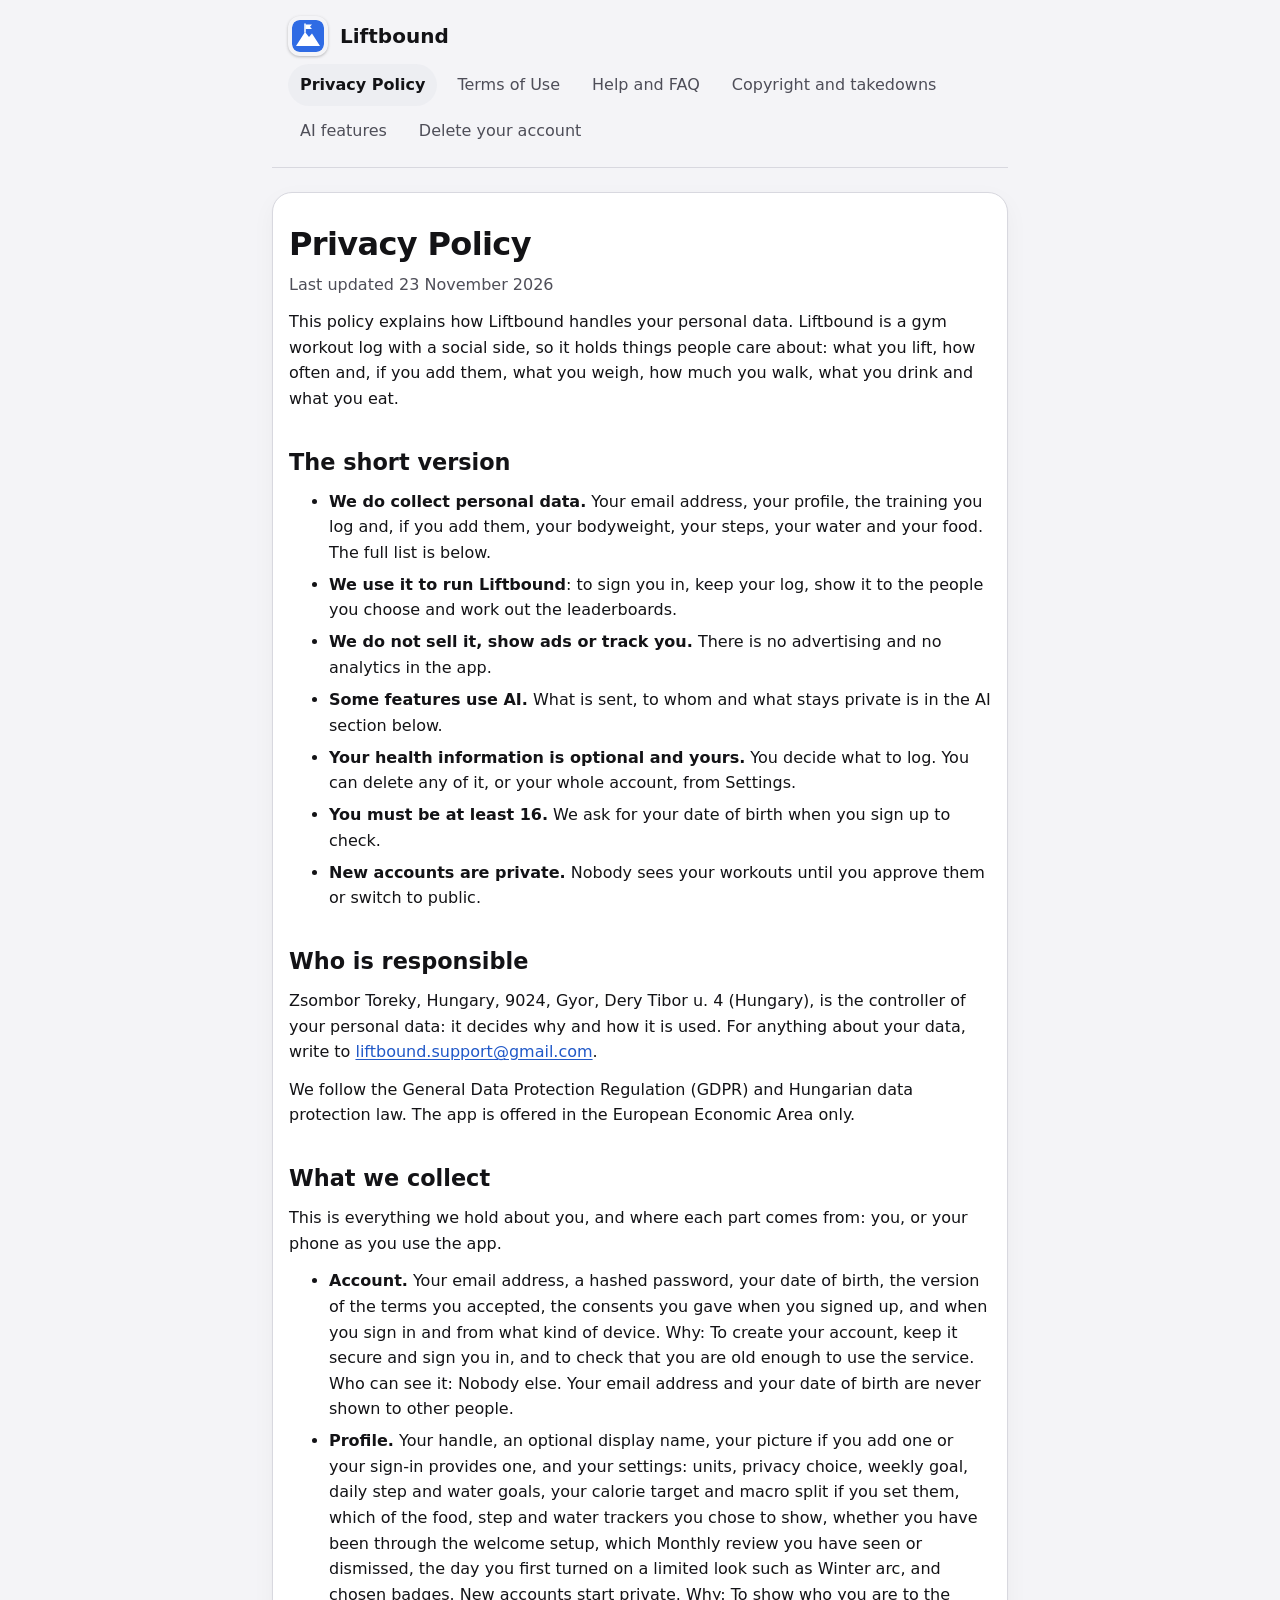
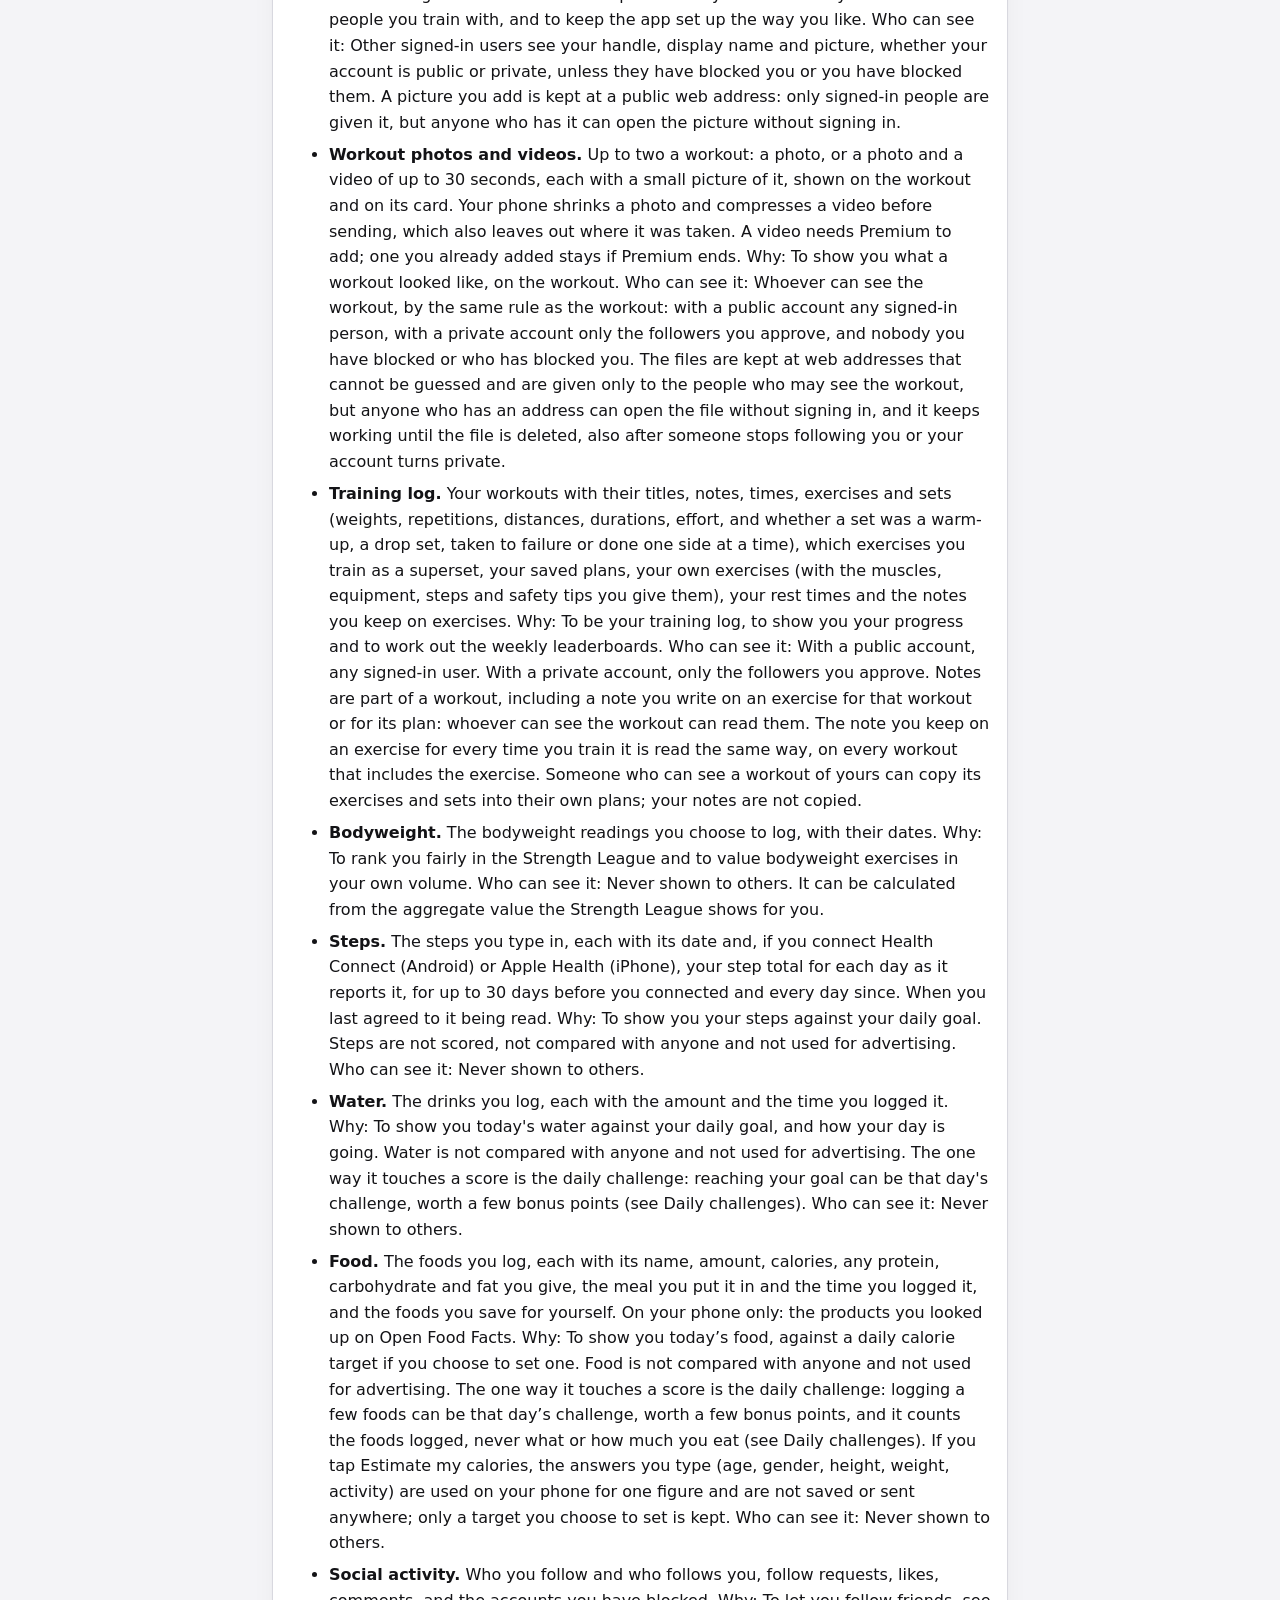
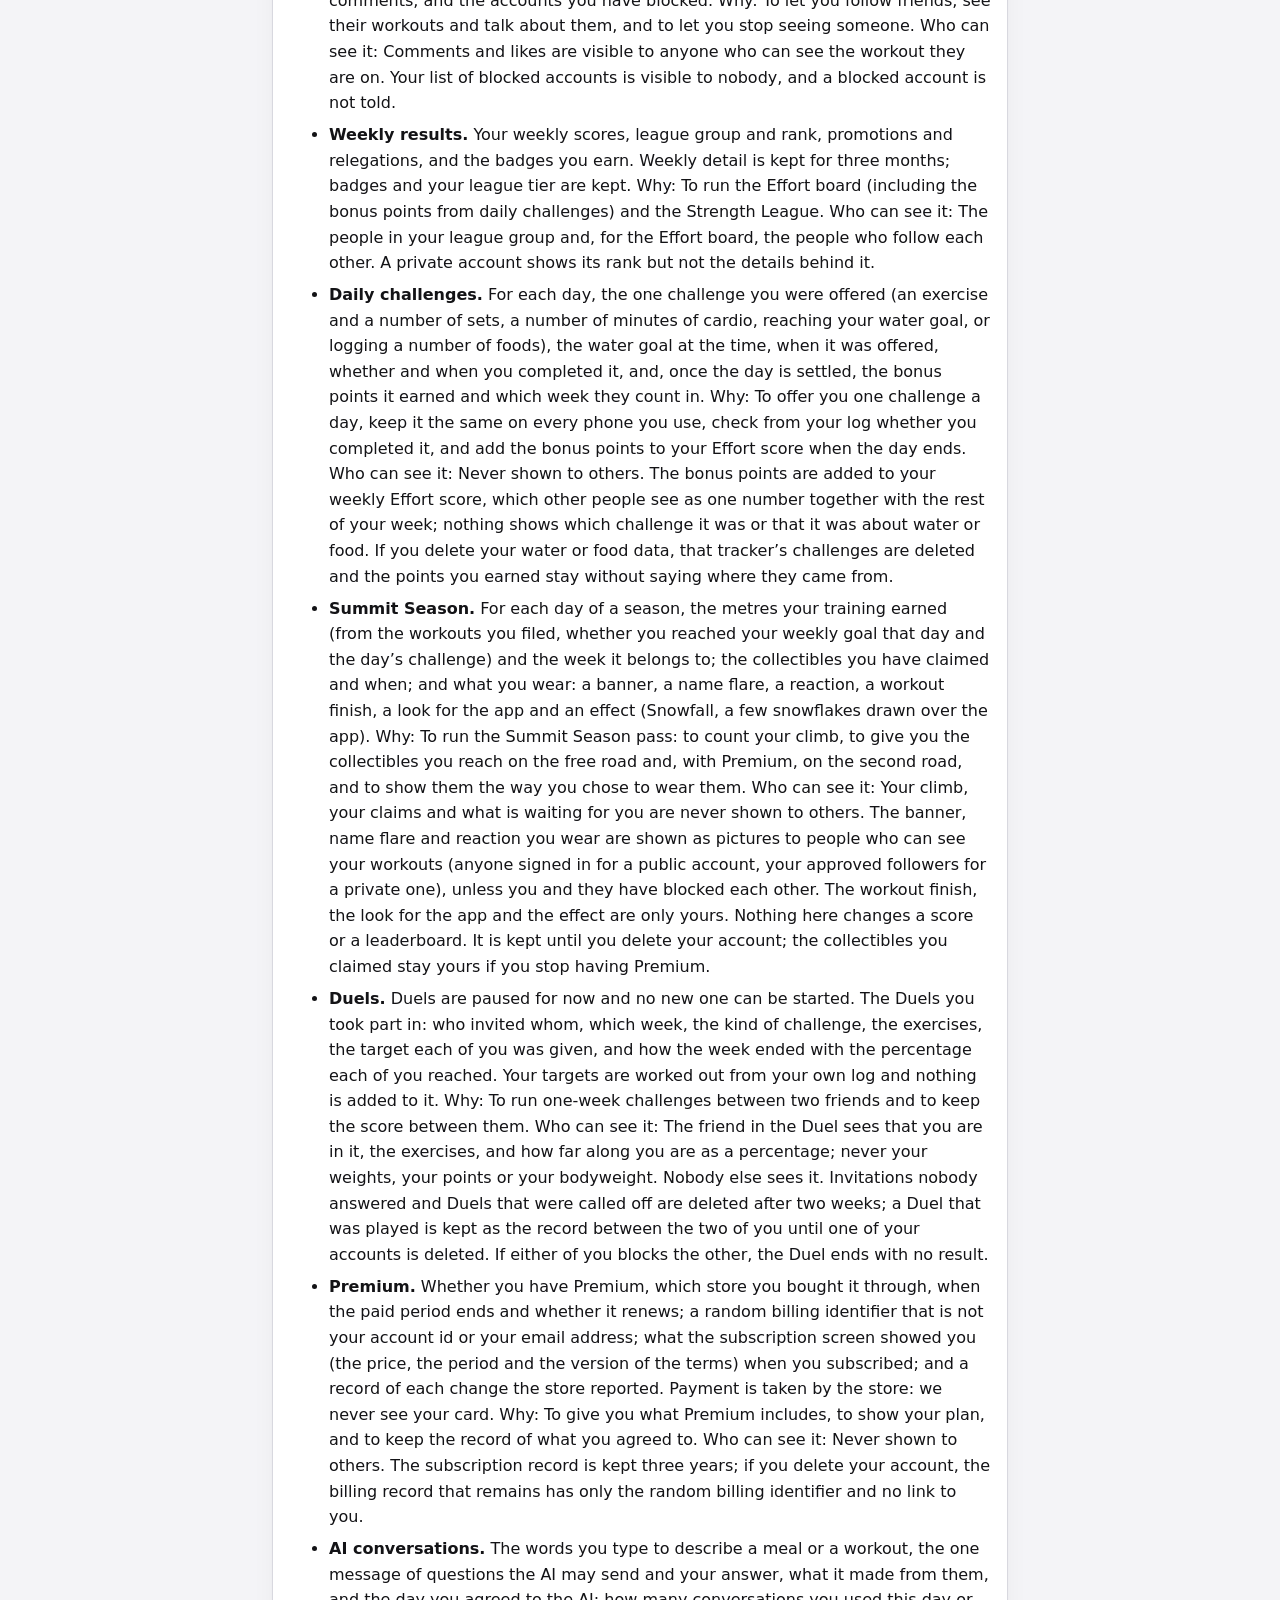
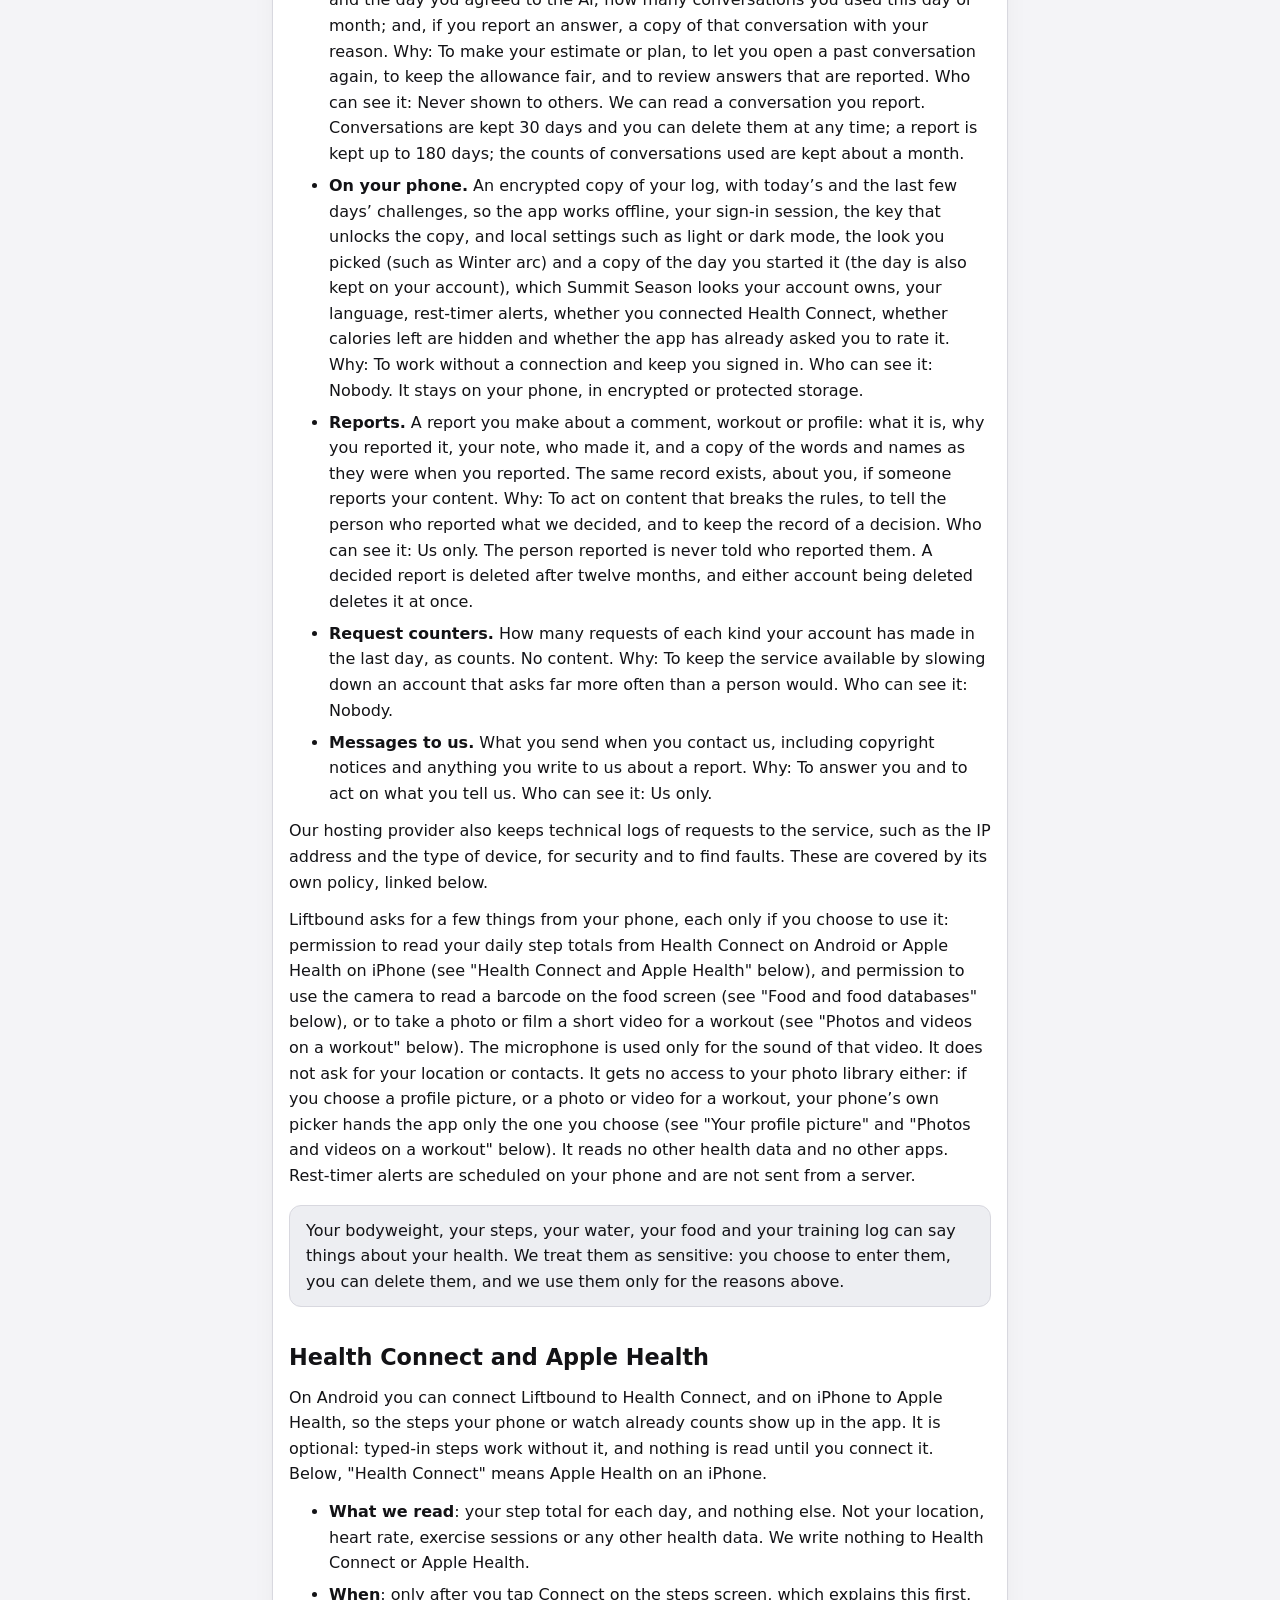
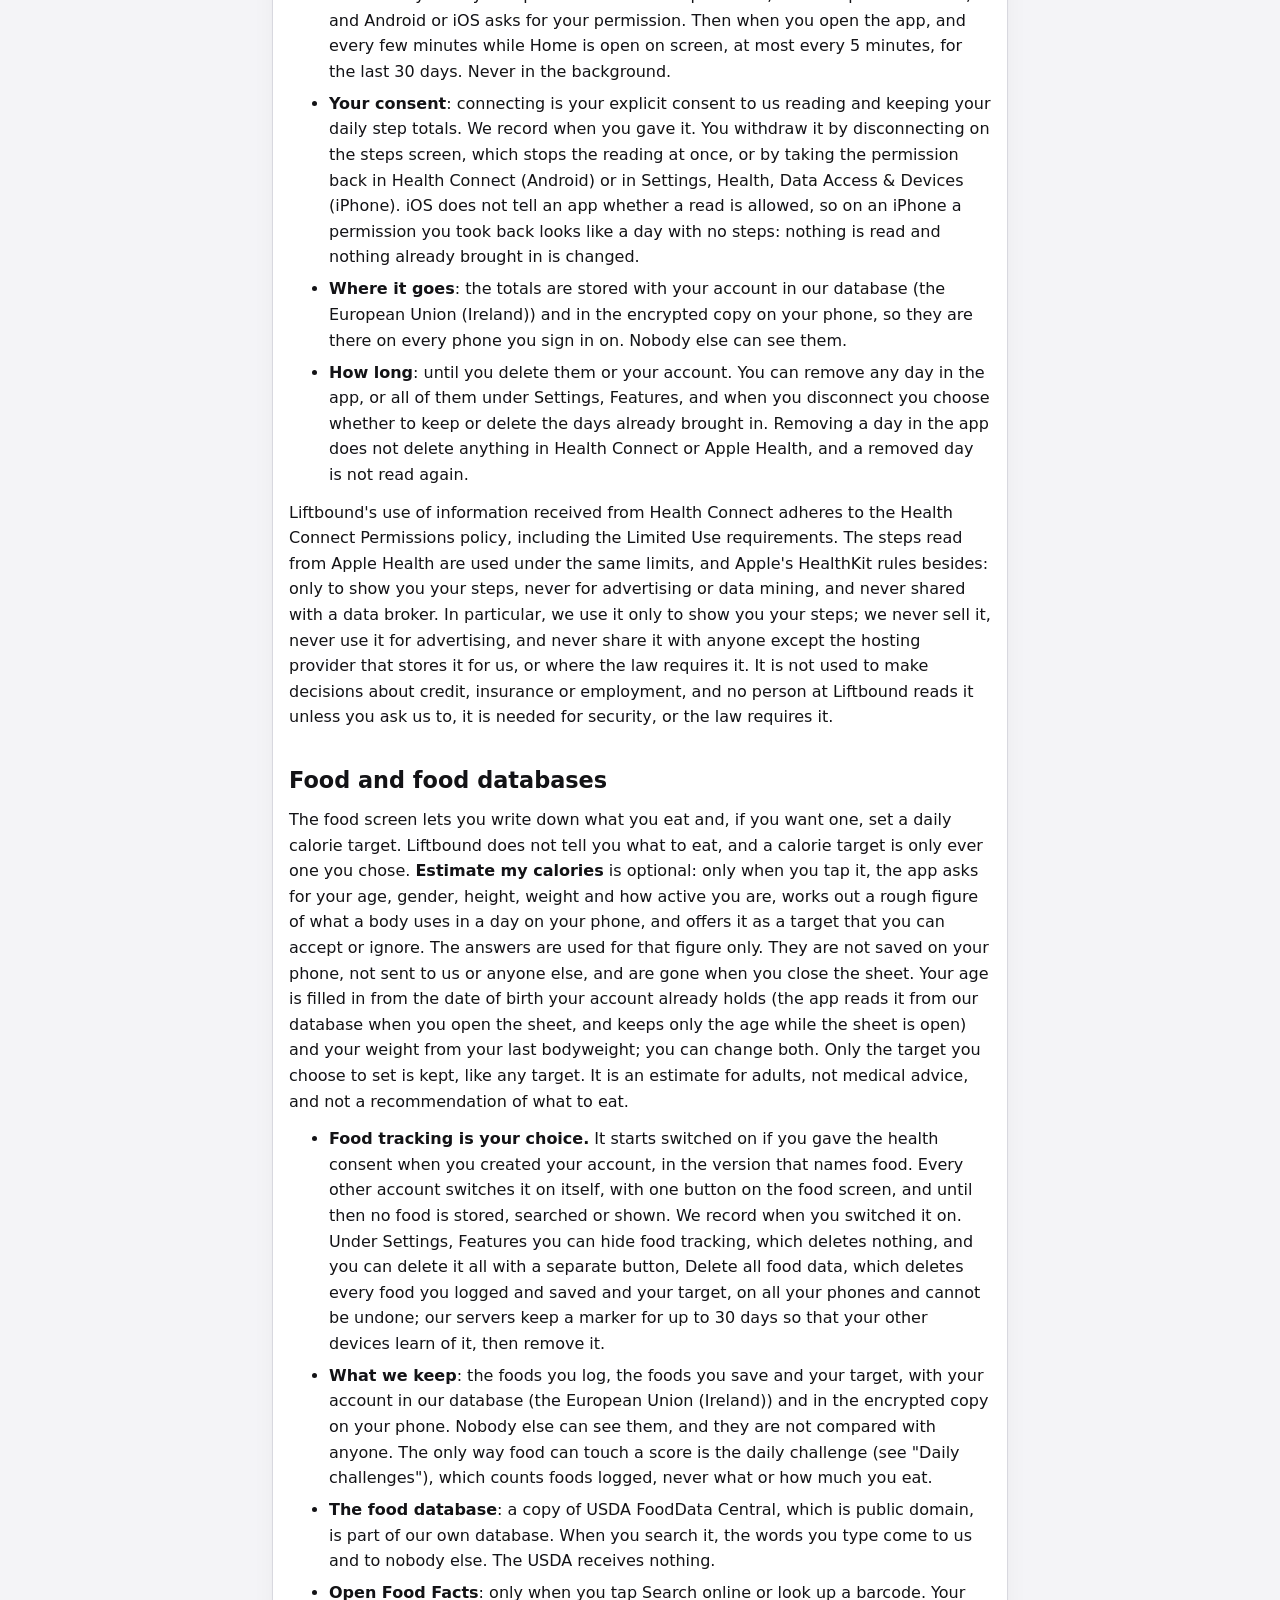
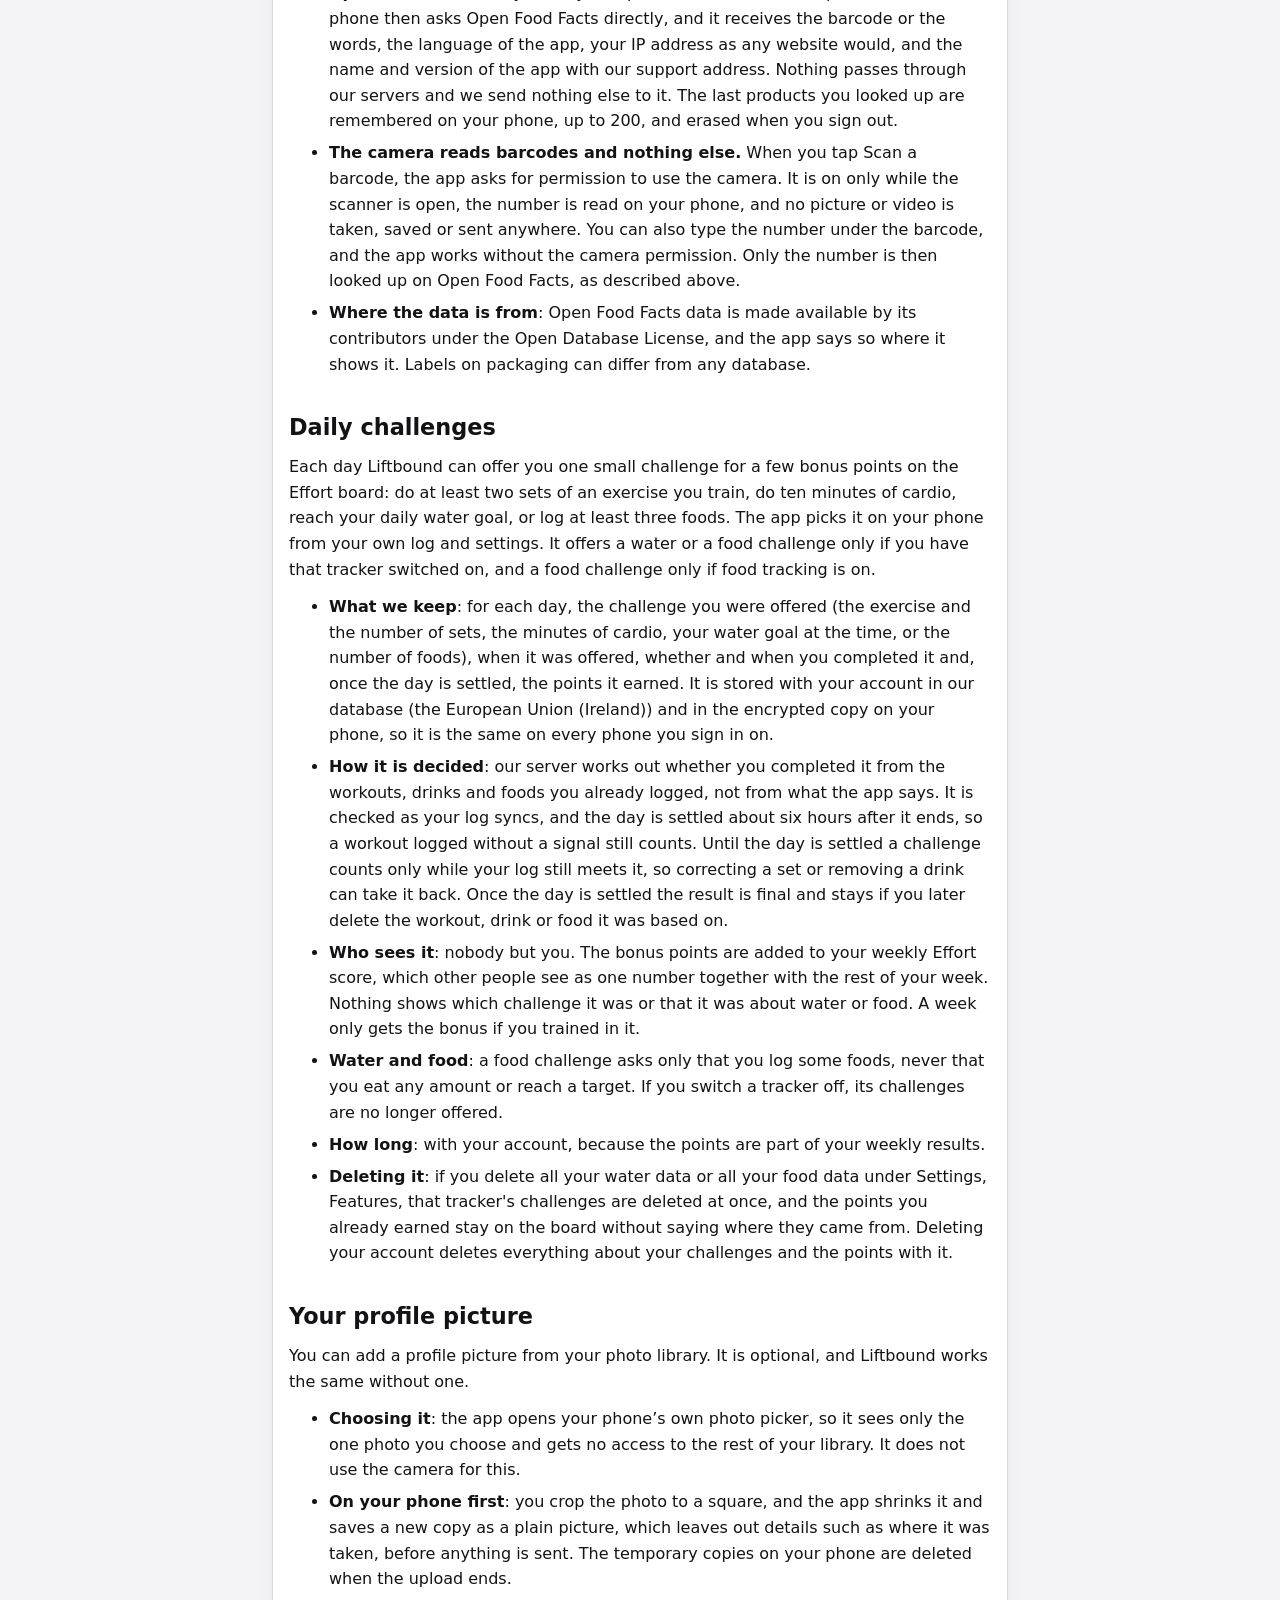
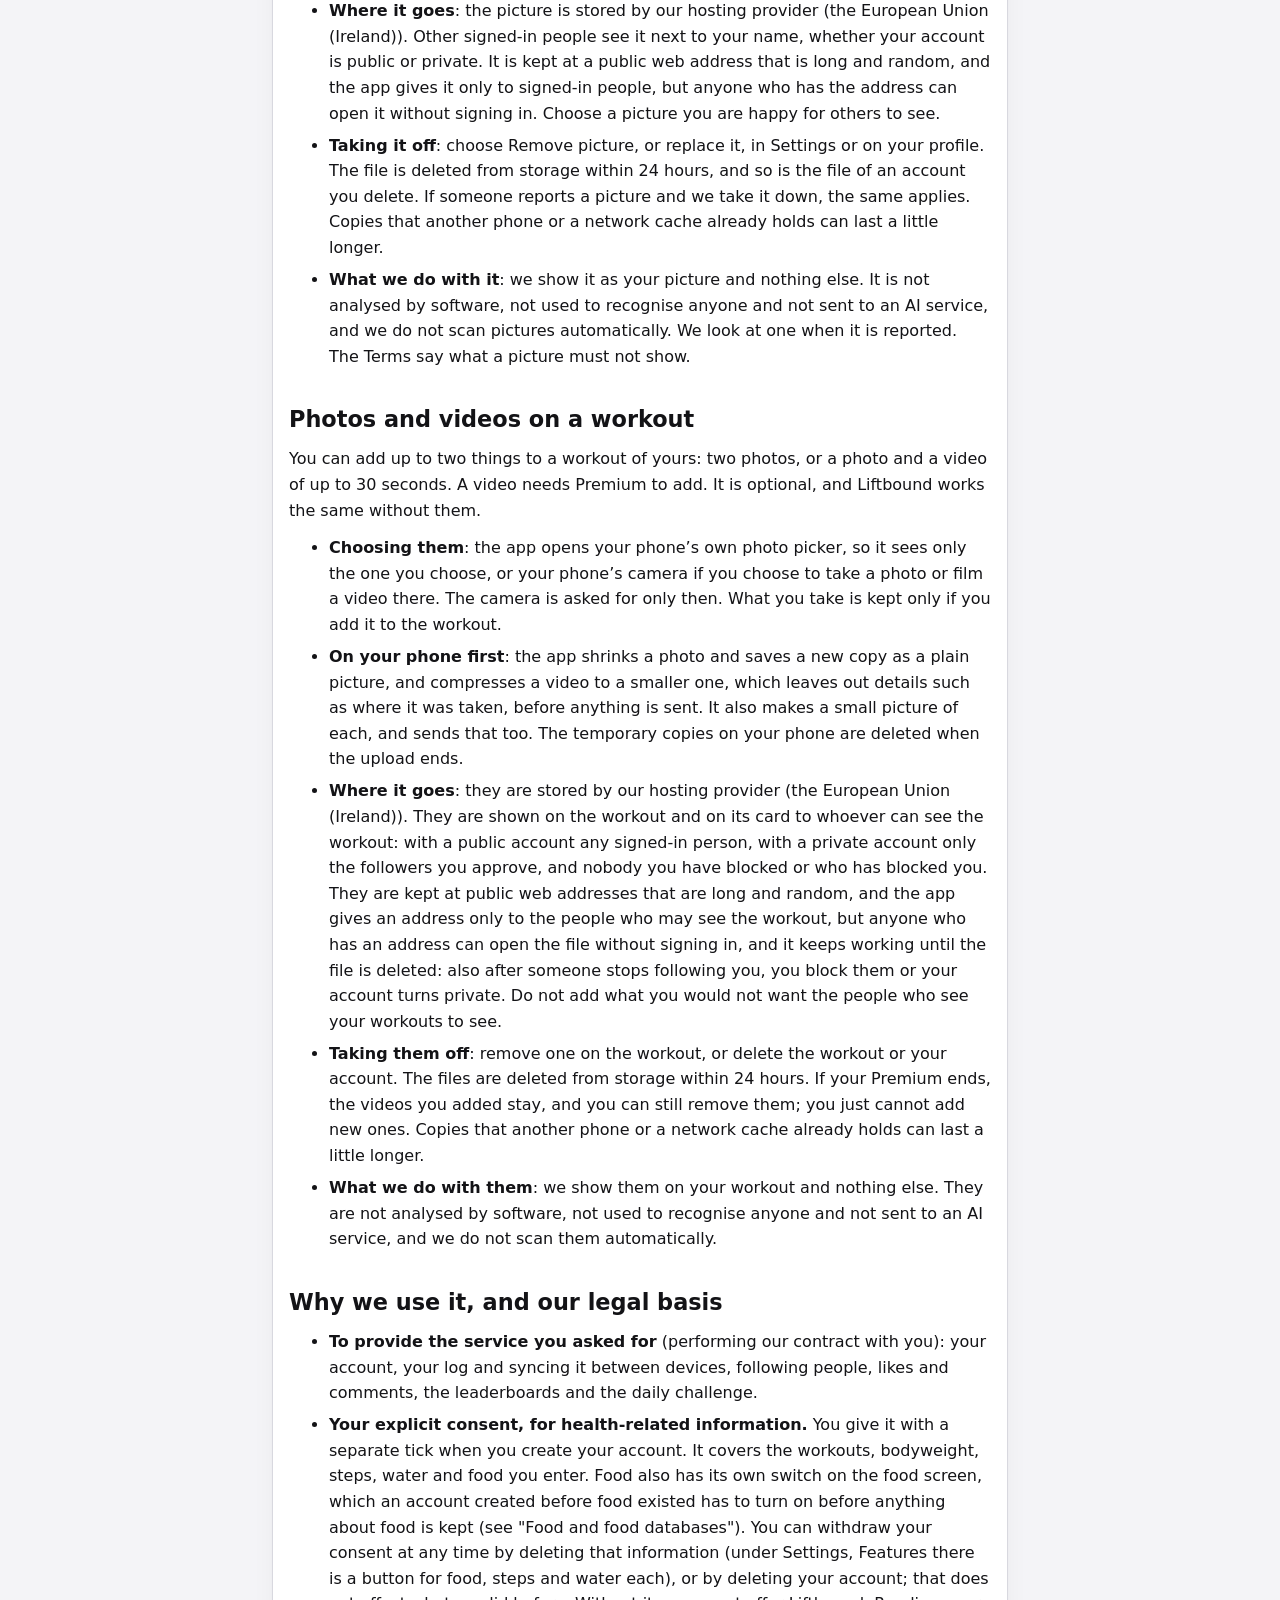
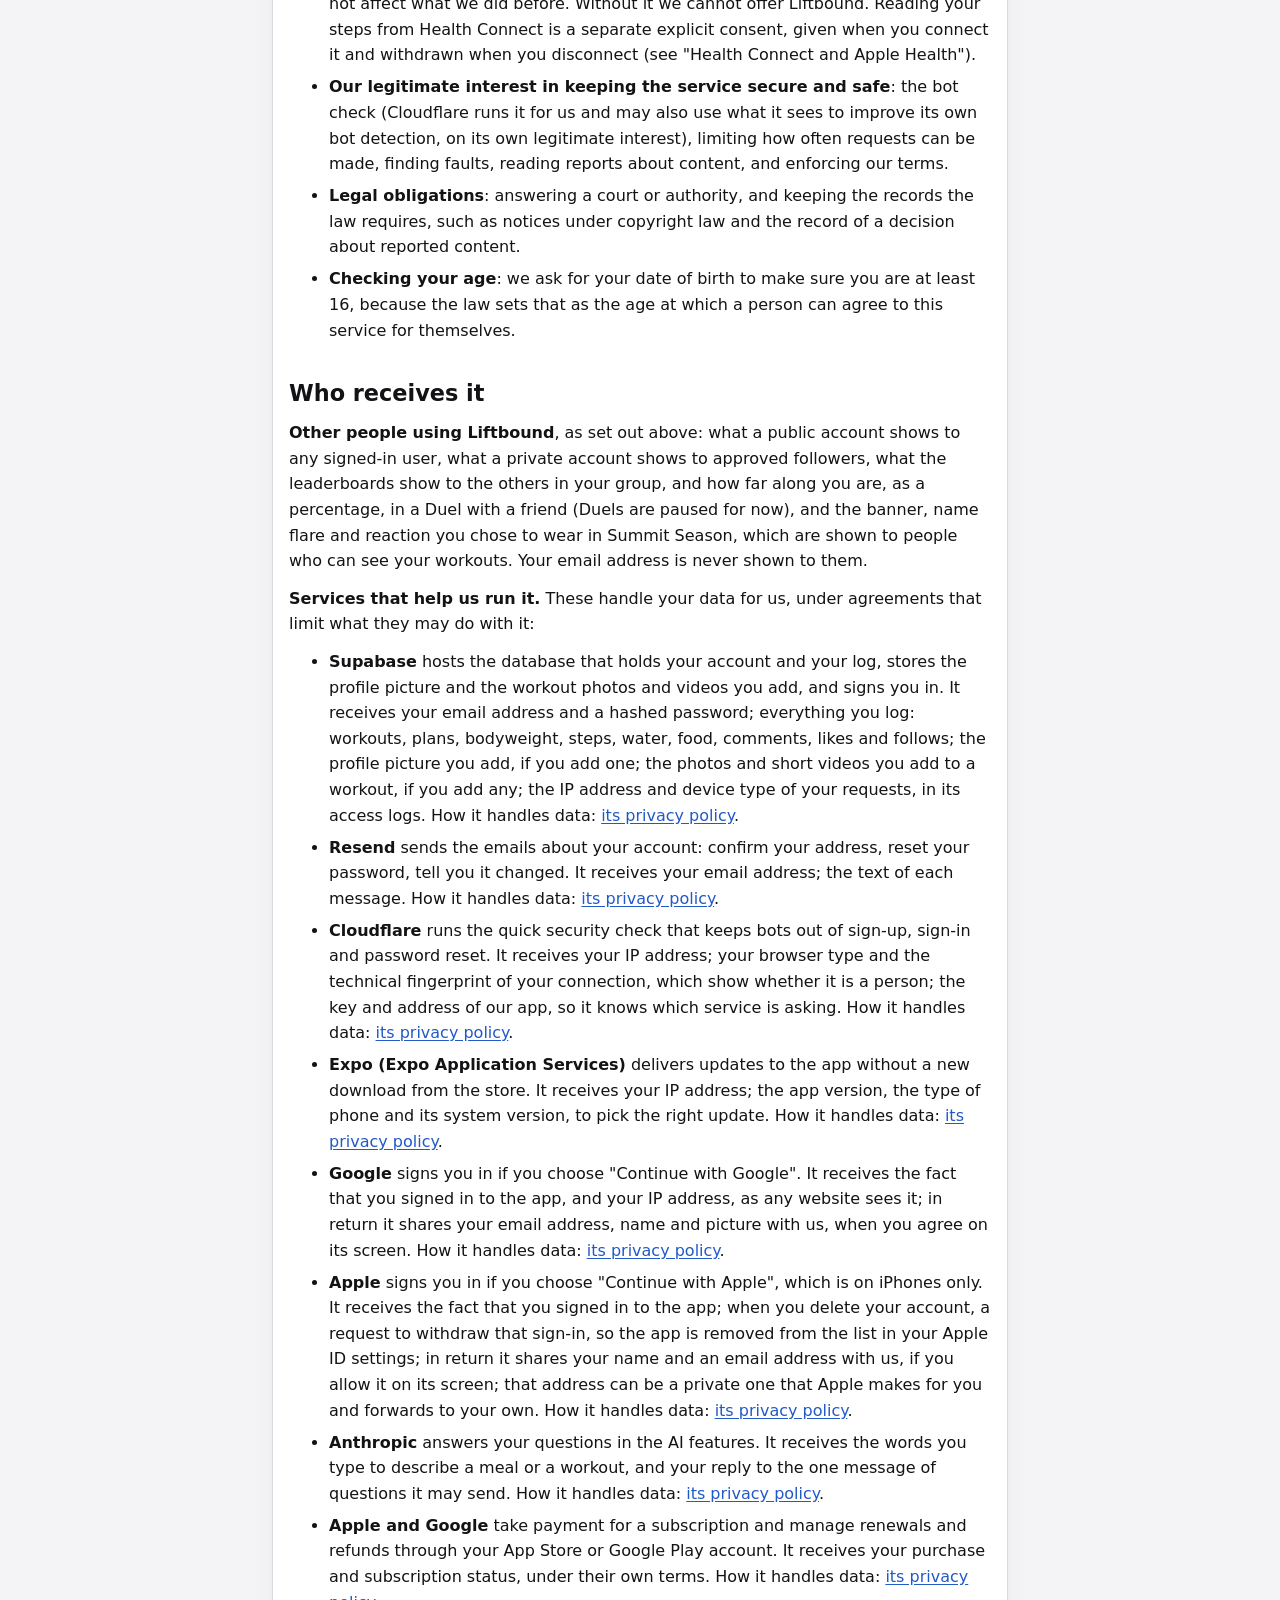
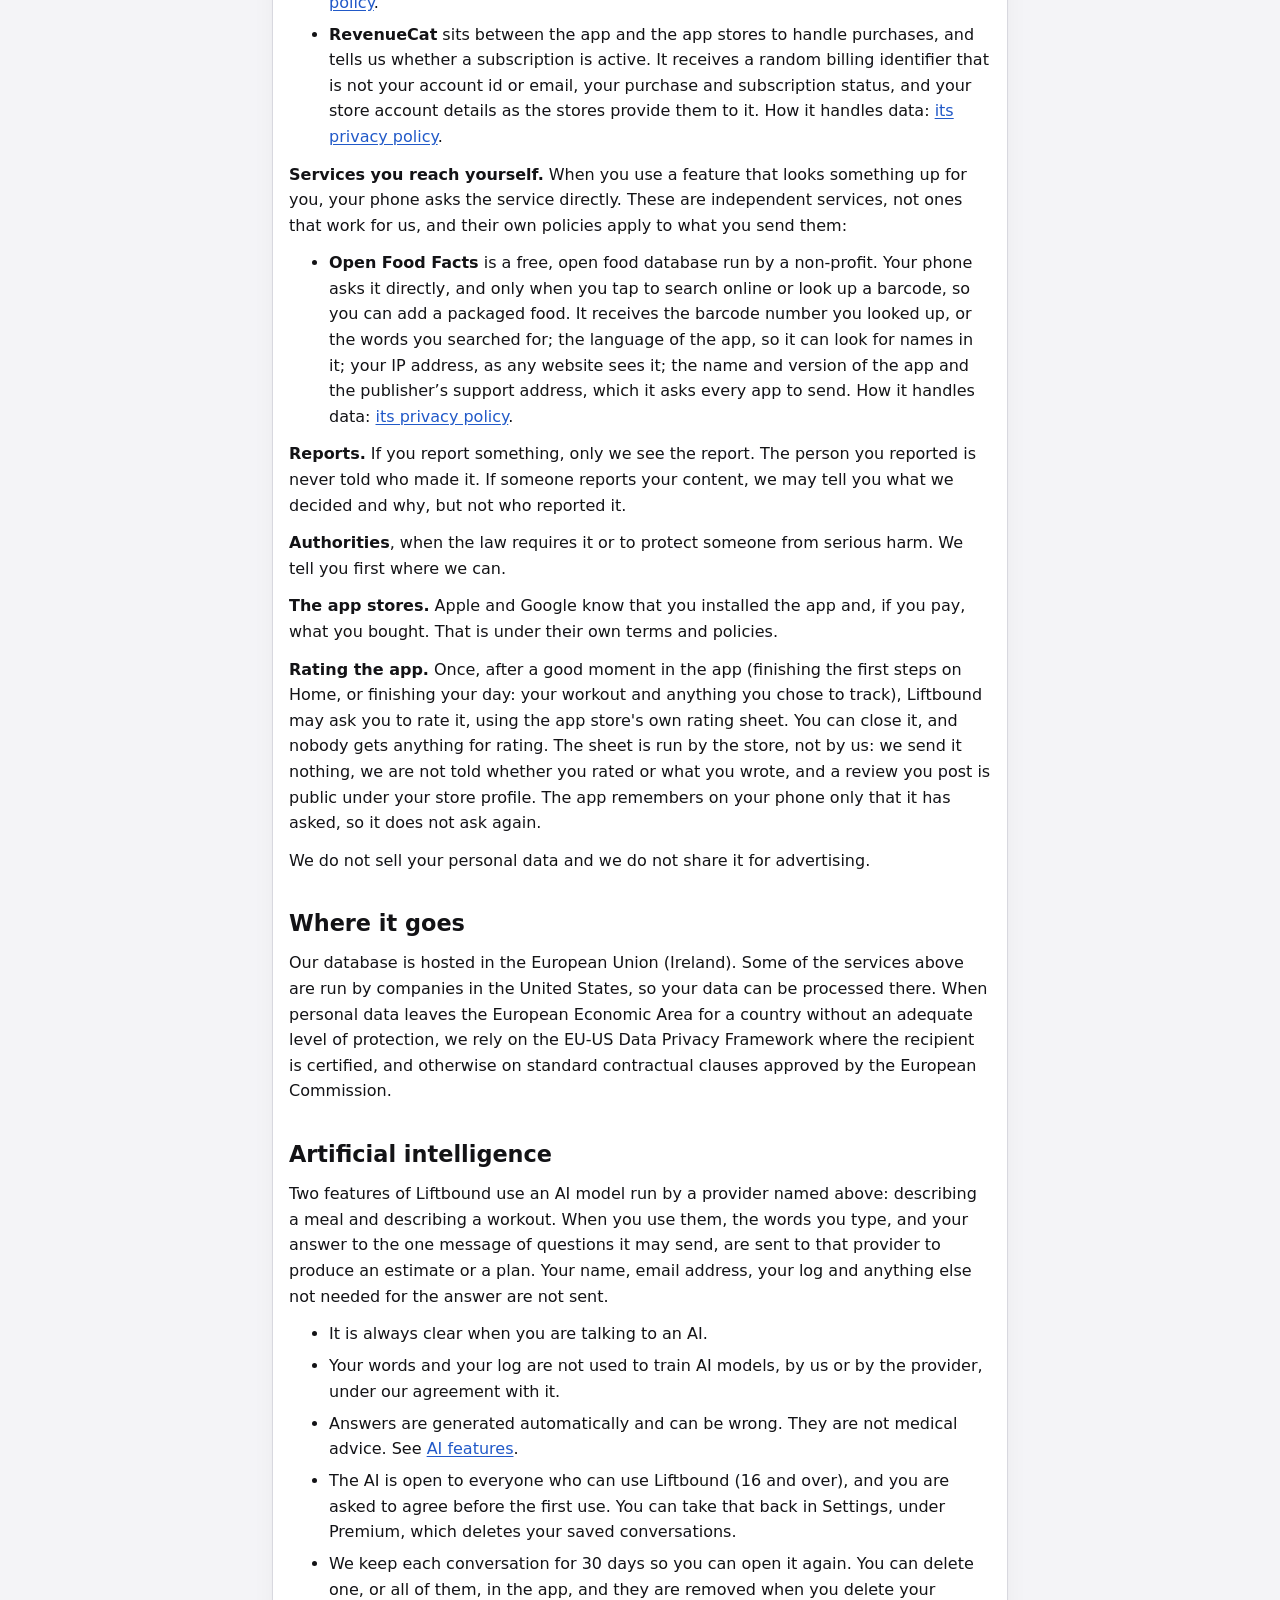
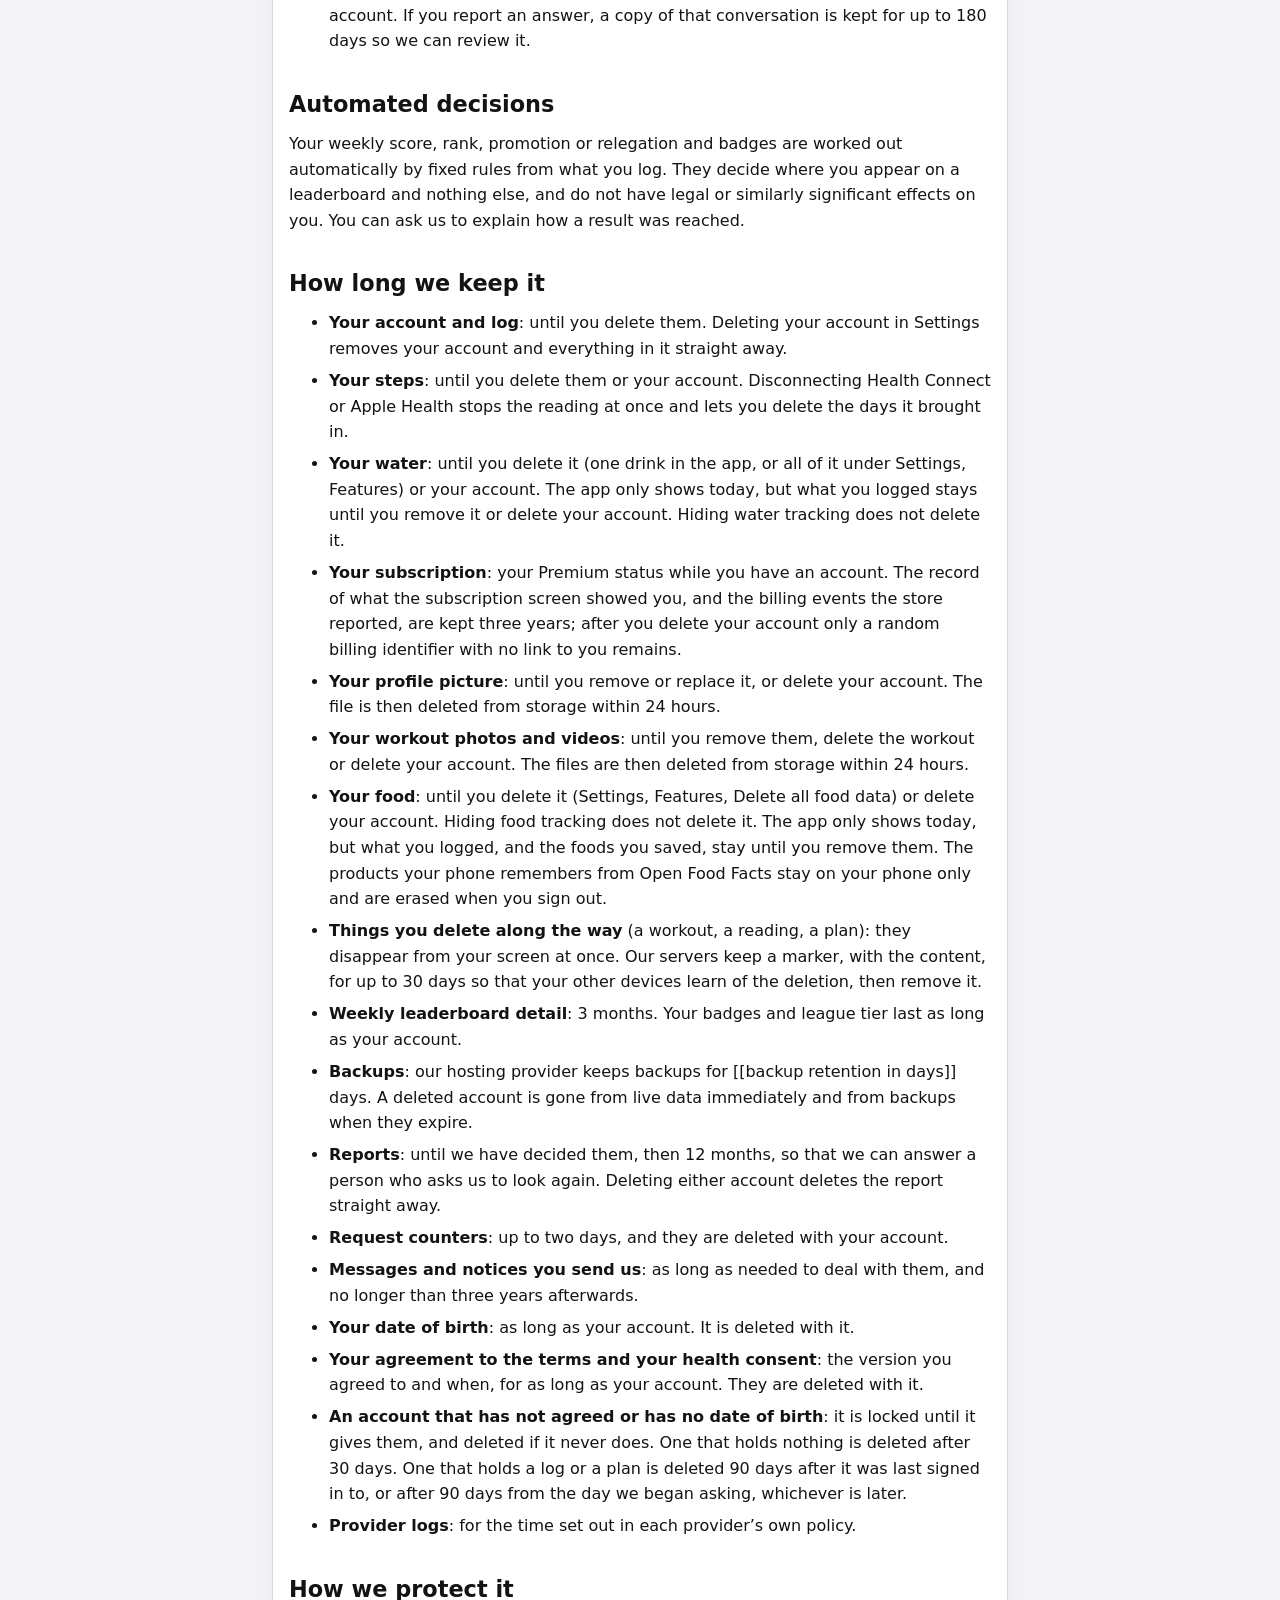
<file: privacy/index.html>
<!doctype html>
<html lang="en">
<head>
<meta charset="utf-8">
<meta name="viewport" content="width=device-width, initial-scale=1">
<title>Privacy Policy | Liftbound</title>
<meta name="description" content="What personal data Liftbound collects, why, who receives it, how long it is kept, and how to see it, correct it or delete it.">
<link rel="canonical" href="https://legal.liftbound.app/privacy/">
<meta property="og:type" content="website">
<meta property="og:title" content="Privacy Policy | Liftbound">
<meta property="og:description" content="What personal data Liftbound collects, why, who receives it, how long it is kept, and how to see it, correct it or delete it.">
<meta property="og:site_name" content="Liftbound">
<meta property="og:image" content="https://legal.liftbound.app/apple-touch-icon.png">

<meta property="og:locale" content="en_GB">
<meta name="twitter:card" content="summary">
<meta name="color-scheme" content="light dark">
<meta name="theme-color" content="#f4f4f7" media="(prefers-color-scheme: light)">
<meta name="theme-color" content="#0d0d0f" media="(prefers-color-scheme: dark)">
<meta name="referrer" content="strict-origin-when-cross-origin">
<link rel="icon" href="../favicon.svg" type="image/svg+xml">
<link rel="icon" href="../favicon.png" type="image/png" sizes="48x48">
<link rel="apple-touch-icon" href="../apple-touch-icon.png">
<link rel="stylesheet" href="../style.css?v=418ae6ff">
</head>
<body>
<a class="skip" href="#content">Skip to content</a>
<header>
<a class="brand" href="../"><img src="../favicon.svg" alt="" width="40" height="40">Liftbound</a>
<nav aria-label="Pages">
<a href="../privacy/" aria-current="page">Privacy Policy</a>
<a href="../terms/">Terms of Use</a>
<a href="../faq/">Help and FAQ</a>
<a href="../copyright/">Copyright and takedowns</a>
<a href="../ai/">AI features</a>
<a href="../deletion/">Delete your account</a>
</nav>
</header>
<main id="content">
<h1>Privacy Policy</h1>
<p class="updated">Last updated 23 November 2026</p>
<p>This policy explains how Liftbound handles your personal data. Liftbound is a gym workout log with a social side, so it holds things people care about: what you lift, how often and, if you add them, what you weigh, how much you walk, what you drink and what you eat.</p>
<section id="summary">
<h2>The short version</h2>
<ul>
<li><strong>We do collect personal data.</strong> Your email address, your profile, the training you log and, if you add them, your bodyweight, your steps, your water and your food. The full list is below.</li>
<li><strong>We use it to run Liftbound</strong>: to sign you in, keep your log, show it to the people you choose and work out the leaderboards.</li>
<li><strong>We do not sell it, show ads or track you.</strong> There is no advertising and no analytics in the app.</li>
<li><strong>Some features use AI.</strong> What is sent, to whom and what stays private is in the AI section below.</li>
<li><strong>Your health information is optional and yours.</strong> You decide what to log. You can delete any of it, or your whole account, from Settings.</li>
<li><strong>You must be at least 16.</strong> We ask for your date of birth when you sign up to check.</li>
<li><strong>New accounts are private.</strong> Nobody sees your workouts until you approve them or switch to public.</li>
</ul>
</section>
<section id="who">
<h2>Who is responsible</h2>
<p>Zsombor Toreky, Hungary, 9024, Gyor, Dery Tibor u. 4 (Hungary), is the controller of your personal data: it decides why and how it is used. For anything about your data, write to <span data-m="bW9jLmxpYW1nQHRyb3BwdXMuZG51b2J0Zmls">liftbound [dot] support [at] gmail [dot] com</span>.</p>
<p>We follow the General Data Protection Regulation (GDPR) and Hungarian data protection law. The app is offered in the European Economic Area only.</p>
</section>
<section id="collect">
<h2>What we collect</h2>
<p>This is everything we hold about you, and where each part comes from: you, or your phone as you use the app.</p>
<ul>
<li><strong>Account.</strong> Your email address, a hashed password, your date of birth, the version of the terms you accepted, the consents you gave when you signed up, and when you sign in and from what kind of device. Why: To create your account, keep it secure and sign you in, and to check that you are old enough to use the service. Who can see it: Nobody else. Your email address and your date of birth are never shown to other people.</li>
<li><strong>Profile.</strong> Your handle, an optional display name, your picture if you add one or your sign-in provides one, and your settings: units, privacy choice, weekly goal, daily step and water goals, your calorie target and macro split if you set them, which of the food, step and water trackers you chose to show, whether you have been through the welcome setup, which Monthly review you have seen or dismissed, the day you first turned on a limited look such as Winter arc, and chosen badges. New accounts start private. Why: To show who you are to the people you train with, and to keep the app set up the way you like. Who can see it: Other signed-in users see your handle, display name and picture, whether your account is public or private, unless they have blocked you or you have blocked them. A picture you add is kept at a public web address: only signed-in people are given it, but anyone who has it can open the picture without signing in.</li>
<li><strong>Workout photos and videos.</strong> Up to two a workout: a photo, or a photo and a video of up to 30 seconds, each with a small picture of it, shown on the workout and on its card. Your phone shrinks a photo and compresses a video before sending, which also leaves out where it was taken. A video needs Premium to add; one you already added stays if Premium ends. Why: To show you what a workout looked like, on the workout. Who can see it: Whoever can see the workout, by the same rule as the workout: with a public account any signed-in person, with a private account only the followers you approve, and nobody you have blocked or who has blocked you. The files are kept at web addresses that cannot be guessed and are given only to the people who may see the workout, but anyone who has an address can open the file without signing in, and it keeps working until the file is deleted, also after someone stops following you or your account turns private.</li>
<li><strong>Training log.</strong> Your workouts with their titles, notes, times, exercises and sets (weights, repetitions, distances, durations, effort, and whether a set was a warm-up, a drop set, taken to failure or done one side at a time), which exercises you train as a superset, your saved plans, your own exercises (with the muscles, equipment, steps and safety tips you give them), your rest times and the notes you keep on exercises. Why: To be your training log, to show you your progress and to work out the weekly leaderboards. Who can see it: With a public account, any signed-in user. With a private account, only the followers you approve. Notes are part of a workout, including a note you write on an exercise for that workout or for its plan: whoever can see the workout can read them. The note you keep on an exercise for every time you train it is read the same way, on every workout that includes the exercise. Someone who can see a workout of yours can copy its exercises and sets into their own plans; your notes are not copied.</li>
<li><strong>Bodyweight.</strong> The bodyweight readings you choose to log, with their dates. Why: To rank you fairly in the Strength League and to value bodyweight exercises in your own volume. Who can see it: Never shown to others. It can be calculated from the aggregate value the Strength League shows for you.</li>
<li><strong>Steps.</strong> The steps you type in, each with its date and, if you connect Health Connect (Android) or Apple Health (iPhone), your step total for each day as it reports it, for up to 30 days before you connected and every day since. When you last agreed to it being read. Why: To show you your steps against your daily goal. Steps are not scored, not compared with anyone and not used for advertising. Who can see it: Never shown to others.</li>
<li><strong>Water.</strong> The drinks you log, each with the amount and the time you logged it. Why: To show you today's water against your daily goal, and how your day is going. Water is not compared with anyone and not used for advertising. The one way it touches a score is the daily challenge: reaching your goal can be that day's challenge, worth a few bonus points (see Daily challenges). Who can see it: Never shown to others.</li>
<li><strong>Food.</strong> The foods you log, each with its name, amount, calories, any protein, carbohydrate and fat you give, the meal you put it in and the time you logged it, and the foods you save for yourself. On your phone only: the products you looked up on Open Food Facts. Why: To show you today’s food, against a daily calorie target if you choose to set one. Food is not compared with anyone and not used for advertising. The one way it touches a score is the daily challenge: logging a few foods can be that day’s challenge, worth a few bonus points, and it counts the foods logged, never what or how much you eat (see Daily challenges). If you tap Estimate my calories, the answers you type (age, gender, height, weight, activity) are used on your phone for one figure and are not saved or sent anywhere; only a target you choose to set is kept. Who can see it: Never shown to others.</li>
<li><strong>Social activity.</strong> Who you follow and who follows you, follow requests, likes, comments, and the accounts you have blocked. Why: To let you follow friends, see their workouts and talk about them, and to let you stop seeing someone. Who can see it: Comments and likes are visible to anyone who can see the workout they are on. Your list of blocked accounts is visible to nobody, and a blocked account is not told.</li>
<li><strong>Weekly results.</strong> Your weekly scores, league group and rank, promotions and relegations, and the badges you earn. Weekly detail is kept for three months; badges and your league tier are kept. Why: To run the Effort board (including the bonus points from daily challenges) and the Strength League. Who can see it: The people in your league group and, for the Effort board, the people who follow each other. A private account shows its rank but not the details behind it.</li>
<li><strong>Daily challenges.</strong> For each day, the one challenge you were offered (an exercise and a number of sets, a number of minutes of cardio, reaching your water goal, or logging a number of foods), the water goal at the time, when it was offered, whether and when you completed it, and, once the day is settled, the bonus points it earned and which week they count in. Why: To offer you one challenge a day, keep it the same on every phone you use, check from your log whether you completed it, and add the bonus points to your Effort score when the day ends. Who can see it: Never shown to others. The bonus points are added to your weekly Effort score, which other people see as one number together with the rest of your week; nothing shows which challenge it was or that it was about water or food. If you delete your water or food data, that tracker’s challenges are deleted and the points you earned stay without saying where they came from.</li>
<li><strong>Summit Season.</strong> For each day of a season, the metres your training earned (from the workouts you filed, whether you reached your weekly goal that day and the day’s challenge) and the week it belongs to; the collectibles you have claimed and when; and what you wear: a banner, a name flare, a reaction, a workout finish, a look for the app and an effect (Snowfall, a few snowflakes drawn over the app). Why: To run the Summit Season pass: to count your climb, to give you the collectibles you reach on the free road and, with Premium, on the second road, and to show them the way you chose to wear them. Who can see it: Your climb, your claims and what is waiting for you are never shown to others. The banner, name flare and reaction you wear are shown as pictures to people who can see your workouts (anyone signed in for a public account, your approved followers for a private one), unless you and they have blocked each other. The workout finish, the look for the app and the effect are only yours. Nothing here changes a score or a leaderboard. It is kept until you delete your account; the collectibles you claimed stay yours if you stop having Premium.</li>
<li><strong>Duels.</strong> Duels are paused for now and no new one can be started. The Duels you took part in: who invited whom, which week, the kind of challenge, the exercises, the target each of you was given, and how the week ended with the percentage each of you reached. Your targets are worked out from your own log and nothing is added to it. Why: To run one-week challenges between two friends and to keep the score between them. Who can see it: The friend in the Duel sees that you are in it, the exercises, and how far along you are as a percentage; never your weights, your points or your bodyweight. Nobody else sees it. Invitations nobody answered and Duels that were called off are deleted after two weeks; a Duel that was played is kept as the record between the two of you until one of your accounts is deleted. If either of you blocks the other, the Duel ends with no result.</li>
<li><strong>Premium.</strong> Whether you have Premium, which store you bought it through, when the paid period ends and whether it renews; a random billing identifier that is not your account id or your email address; what the subscription screen showed you (the price, the period and the version of the terms) when you subscribed; and a record of each change the store reported. Payment is taken by the store: we never see your card. Why: To give you what Premium includes, to show your plan, and to keep the record of what you agreed to. Who can see it: Never shown to others. The subscription record is kept three years; if you delete your account, the billing record that remains has only the random billing identifier and no link to you.</li>
<li><strong>AI conversations.</strong> The words you type to describe a meal or a workout, the one message of questions the AI may send and your answer, what it made from them, and the day you agreed to the AI; how many conversations you used this day or month; and, if you report an answer, a copy of that conversation with your reason. Why: To make your estimate or plan, to let you open a past conversation again, to keep the allowance fair, and to review answers that are reported. Who can see it: Never shown to others. We can read a conversation you report. Conversations are kept 30 days and you can delete them at any time; a report is kept up to 180 days; the counts of conversations used are kept about a month.</li>
<li><strong>On your phone.</strong> An encrypted copy of your log, with today’s and the last few days’ challenges, so the app works offline, your sign-in session, the key that unlocks the copy, and local settings such as light or dark mode, the look you picked (such as Winter arc) and a copy of the day you started it (the day is also kept on your account), which Summit Season looks your account owns, your language, rest-timer alerts, whether you connected Health Connect, whether calories left are hidden and whether the app has already asked you to rate it. Why: To work without a connection and keep you signed in. Who can see it: Nobody. It stays on your phone, in encrypted or protected storage.</li>
<li><strong>Reports.</strong> A report you make about a comment, workout or profile: what it is, why you reported it, your note, who made it, and a copy of the words and names as they were when you reported. The same record exists, about you, if someone reports your content. Why: To act on content that breaks the rules, to tell the person who reported what we decided, and to keep the record of a decision. Who can see it: Us only. The person reported is never told who reported them. A decided report is deleted after twelve months, and either account being deleted deletes it at once.</li>
<li><strong>Request counters.</strong> How many requests of each kind your account has made in the last day, as counts. No content. Why: To keep the service available by slowing down an account that asks far more often than a person would. Who can see it: Nobody.</li>
<li><strong>Messages to us.</strong> What you send when you contact us, including copyright notices and anything you write to us about a report. Why: To answer you and to act on what you tell us. Who can see it: Us only.</li>
</ul>
<p>Our hosting provider also keeps technical logs of requests to the service, such as the IP address and the type of device, for security and to find faults. These are covered by its own policy, linked below.</p>
<p>Liftbound asks for a few things from your phone, each only if you choose to use it: permission to read your daily step totals from Health Connect on Android or Apple Health on iPhone (see &quot;Health Connect and Apple Health&quot; below), and permission to use the camera to read a barcode on the food screen (see &quot;Food and food databases&quot; below), or to take a photo or film a short video for a workout (see &quot;Photos and videos on a workout&quot; below). The microphone is used only for the sound of that video. It does not ask for your location or contacts. It gets no access to your photo library either: if you choose a profile picture, or a photo or video for a workout, your phone’s own picker hands the app only the one you choose (see &quot;Your profile picture&quot; and &quot;Photos and videos on a workout&quot; below). It reads no other health data and no other apps. Rest-timer alerts are scheduled on your phone and are not sent from a server.</p>
<aside class="note">Your bodyweight, your steps, your water, your food and your training log can say things about your health. We treat them as sensitive: you choose to enter them, you can delete them, and we use them only for the reasons above.</aside>
</section>
<section id="health-connect">
<h2>Health Connect and Apple Health</h2>
<p>On Android you can connect Liftbound to Health Connect, and on iPhone to Apple Health, so the steps your phone or watch already counts show up in the app. It is optional: typed-in steps work without it, and nothing is read until you connect it. Below, &quot;Health Connect&quot; means Apple Health on an iPhone.</p>
<ul>
<li><strong>What we read</strong>: your step total for each day, and nothing else. Not your location, heart rate, exercise sessions or any other health data. We write nothing to Health Connect or Apple Health.</li>
<li><strong>When</strong>: only after you tap Connect on the steps screen, which explains this first, and Android or iOS asks for your permission. Then when you open the app, and every few minutes while Home is open on screen, at most every 5 minutes, for the last 30 days. Never in the background.</li>
<li><strong>Your consent</strong>: connecting is your explicit consent to us reading and keeping your daily step totals. We record when you gave it. You withdraw it by disconnecting on the steps screen, which stops the reading at once, or by taking the permission back in Health Connect (Android) or in Settings, Health, Data Access &amp; Devices (iPhone). iOS does not tell an app whether a read is allowed, so on an iPhone a permission you took back looks like a day with no steps: nothing is read and nothing already brought in is changed.</li>
<li><strong>Where it goes</strong>: the totals are stored with your account in our database (the European Union (Ireland)) and in the encrypted copy on your phone, so they are there on every phone you sign in on. Nobody else can see them.</li>
<li><strong>How long</strong>: until you delete them or your account. You can remove any day in the app, or all of them under Settings, Features, and when you disconnect you choose whether to keep or delete the days already brought in. Removing a day in the app does not delete anything in Health Connect or Apple Health, and a removed day is not read again.</li>
</ul>
<p>Liftbound's use of information received from Health Connect adheres to the Health Connect Permissions policy, including the Limited Use requirements. The steps read from Apple Health are used under the same limits, and Apple's HealthKit rules besides: only to show you your steps, never for advertising or data mining, and never shared with a data broker. In particular, we use it only to show you your steps; we never sell it, never use it for advertising, and never share it with anyone except the hosting provider that stores it for us, or where the law requires it. It is not used to make decisions about credit, insurance or employment, and no person at Liftbound reads it unless you ask us to, it is needed for security, or the law requires it.</p>
</section>
<section id="food">
<h2>Food and food databases</h2>
<p>The food screen lets you write down what you eat and, if you want one, set a daily calorie target. Liftbound does not tell you what to eat, and a calorie target is only ever one you chose. <strong>Estimate my calories</strong> is optional: only when you tap it, the app asks for your age, gender, height, weight and how active you are, works out a rough figure of what a body uses in a day on your phone, and offers it as a target that you can accept or ignore. The answers are used for that figure only. They are not saved on your phone, not sent to us or anyone else, and are gone when you close the sheet. Your age is filled in from the date of birth your account already holds (the app reads it from our database when you open the sheet, and keeps only the age while the sheet is open) and your weight from your last bodyweight; you can change both. Only the target you choose to set is kept, like any target. It is an estimate for adults, not medical advice, and not a recommendation of what to eat.</p>
<ul>
<li><strong>Food tracking is your choice.</strong> It starts switched on if you gave the health consent when you created your account, in the version that names food. Every other account switches it on itself, with one button on the food screen, and until then no food is stored, searched or shown. We record when you switched it on. Under Settings, Features you can hide food tracking, which deletes nothing, and you can delete it all with a separate button, Delete all food data, which deletes every food you logged and saved and your target, on all your phones and cannot be undone; our servers keep a marker for up to 30 days so that your other devices learn of it, then remove it.</li>
<li><strong>What we keep</strong>: the foods you log, the foods you save and your target, with your account in our database (the European Union (Ireland)) and in the encrypted copy on your phone. Nobody else can see them, and they are not compared with anyone. The only way food can touch a score is the daily challenge (see &quot;Daily challenges&quot;), which counts foods logged, never what or how much you eat.</li>
<li><strong>The food database</strong>: a copy of USDA FoodData Central, which is public domain, is part of our own database. When you search it, the words you type come to us and to nobody else. The USDA receives nothing.</li>
<li><strong>Open Food Facts</strong>: only when you tap Search online or look up a barcode. Your phone then asks Open Food Facts directly, and it receives the barcode or the words, the language of the app, your IP address as any website would, and the name and version of the app with our support address. Nothing passes through our servers and we send nothing else to it. The last products you looked up are remembered on your phone, up to 200, and erased when you sign out.</li>
<li><strong>The camera reads barcodes and nothing else.</strong> When you tap Scan a barcode, the app asks for permission to use the camera. It is on only while the scanner is open, the number is read on your phone, and no picture or video is taken, saved or sent anywhere. You can also type the number under the barcode, and the app works without the camera permission. Only the number is then looked up on Open Food Facts, as described above.</li>
<li><strong>Where the data is from</strong>: Open Food Facts data is made available by its contributors under the Open Database License, and the app says so where it shows it. Labels on packaging can differ from any database.</li>
</ul>
</section>
<section id="challenges">
<h2>Daily challenges</h2>
<p>Each day Liftbound can offer you one small challenge for a few bonus points on the Effort board: do at least two sets of an exercise you train, do ten minutes of cardio, reach your daily water goal, or log at least three foods. The app picks it on your phone from your own log and settings. It offers a water or a food challenge only if you have that tracker switched on, and a food challenge only if food tracking is on.</p>
<ul>
<li><strong>What we keep</strong>: for each day, the challenge you were offered (the exercise and the number of sets, the minutes of cardio, your water goal at the time, or the number of foods), when it was offered, whether and when you completed it and, once the day is settled, the points it earned. It is stored with your account in our database (the European Union (Ireland)) and in the encrypted copy on your phone, so it is the same on every phone you sign in on.</li>
<li><strong>How it is decided</strong>: our server works out whether you completed it from the workouts, drinks and foods you already logged, not from what the app says. It is checked as your log syncs, and the day is settled about six hours after it ends, so a workout logged without a signal still counts. Until the day is settled a challenge counts only while your log still meets it, so correcting a set or removing a drink can take it back. Once the day is settled the result is final and stays if you later delete the workout, drink or food it was based on.</li>
<li><strong>Who sees it</strong>: nobody but you. The bonus points are added to your weekly Effort score, which other people see as one number together with the rest of your week. Nothing shows which challenge it was or that it was about water or food. A week only gets the bonus if you trained in it.</li>
<li><strong>Water and food</strong>: a food challenge asks only that you log some foods, never that you eat any amount or reach a target. If you switch a tracker off, its challenges are no longer offered.</li>
<li><strong>How long</strong>: with your account, because the points are part of your weekly results.</li>
<li><strong>Deleting it</strong>: if you delete all your water data or all your food data under Settings, Features, that tracker's challenges are deleted at once, and the points you already earned stay on the board without saying where they came from. Deleting your account deletes everything about your challenges and the points with it.</li>
</ul>
</section>
<section id="picture">
<h2>Your profile picture</h2>
<p>You can add a profile picture from your photo library. It is optional, and Liftbound works the same without one.</p>
<ul>
<li><strong>Choosing it</strong>: the app opens your phone’s own photo picker, so it sees only the one photo you choose and gets no access to the rest of your library. It does not use the camera for this.</li>
<li><strong>On your phone first</strong>: you crop the photo to a square, and the app shrinks it and saves a new copy as a plain picture, which leaves out details such as where it was taken, before anything is sent. The temporary copies on your phone are deleted when the upload ends.</li>
<li><strong>Where it goes</strong>: the picture is stored by our hosting provider (the European Union (Ireland)). Other signed-in people see it next to your name, whether your account is public or private. It is kept at a public web address that is long and random, and the app gives it only to signed-in people, but anyone who has the address can open it without signing in. Choose a picture you are happy for others to see.</li>
<li><strong>Taking it off</strong>: choose Remove picture, or replace it, in Settings or on your profile. The file is deleted from storage within 24 hours, and so is the file of an account you delete. If someone reports a picture and we take it down, the same applies. Copies that another phone or a network cache already holds can last a little longer.</li>
<li><strong>What we do with it</strong>: we show it as your picture and nothing else. It is not analysed by software, not used to recognise anyone and not sent to an AI service, and we do not scan pictures automatically. We look at one when it is reported. The Terms say what a picture must not show.</li>
</ul>
</section>
<section id="workout-media">
<h2>Photos and videos on a workout</h2>
<p>You can add up to two things to a workout of yours: two photos, or a photo and a video of up to 30 seconds. A video needs Premium to add. It is optional, and Liftbound works the same without them.</p>
<ul>
<li><strong>Choosing them</strong>: the app opens your phone’s own photo picker, so it sees only the one you choose, or your phone’s camera if you choose to take a photo or film a video there. The camera is asked for only then. What you take is kept only if you add it to the workout.</li>
<li><strong>On your phone first</strong>: the app shrinks a photo and saves a new copy as a plain picture, and compresses a video to a smaller one, which leaves out details such as where it was taken, before anything is sent. It also makes a small picture of each, and sends that too. The temporary copies on your phone are deleted when the upload ends.</li>
<li><strong>Where it goes</strong>: they are stored by our hosting provider (the European Union (Ireland)). They are shown on the workout and on its card to whoever can see the workout: with a public account any signed-in person, with a private account only the followers you approve, and nobody you have blocked or who has blocked you. They are kept at public web addresses that are long and random, and the app gives an address only to the people who may see the workout, but anyone who has an address can open the file without signing in, and it keeps working until the file is deleted: also after someone stops following you, you block them or your account turns private. Do not add what you would not want the people who see your workouts to see.</li>
<li><strong>Taking them off</strong>: remove one on the workout, or delete the workout or your account. The files are deleted from storage within 24 hours. If your Premium ends, the videos you added stay, and you can still remove them; you just cannot add new ones. Copies that another phone or a network cache already holds can last a little longer.</li>
<li><strong>What we do with them</strong>: we show them on your workout and nothing else. They are not analysed by software, not used to recognise anyone and not sent to an AI service, and we do not scan them automatically.</li>
</ul>
</section>
<section id="why">
<h2>Why we use it, and our legal basis</h2>
<ul>
<li><strong>To provide the service you asked for</strong> (performing our contract with you): your account, your log and syncing it between devices, following people, likes and comments, the leaderboards and the daily challenge.</li>
<li><strong>Your explicit consent, for health-related information.</strong> You give it with a separate tick when you create your account. It covers the workouts, bodyweight, steps, water and food you enter. Food also has its own switch on the food screen, which an account created before food existed has to turn on before anything about food is kept (see &quot;Food and food databases&quot;). You can withdraw your consent at any time by deleting that information (under Settings, Features there is a button for food, steps and water each), or by deleting your account; that does not affect what we did before. Without it we cannot offer Liftbound. Reading your steps from Health Connect is a separate explicit consent, given when you connect it and withdrawn when you disconnect (see &quot;Health Connect and Apple Health&quot;).</li>
<li><strong>Our legitimate interest in keeping the service secure and safe</strong>: the bot check (Cloudflare runs it for us and may also use what it sees to improve its own bot detection, on its own legitimate interest), limiting how often requests can be made, finding faults, reading reports about content, and enforcing our terms.</li>
<li><strong>Legal obligations</strong>: answering a court or authority, and keeping the records the law requires, such as notices under copyright law and the record of a decision about reported content.</li>
<li><strong>Checking your age</strong>: we ask for your date of birth to make sure you are at least 16, because the law sets that as the age at which a person can agree to this service for themselves.</li>
</ul>
</section>
<section id="share">
<h2>Who receives it</h2>
<p><strong>Other people using Liftbound</strong>, as set out above: what a public account shows to any signed-in user, what a private account shows to approved followers, what the leaderboards show to the others in your group, and how far along you are, as a percentage, in a Duel with a friend (Duels are paused for now), and the banner, name flare and reaction you chose to wear in Summit Season, which are shown to people who can see your workouts. Your email address is never shown to them.</p>
<p><strong>Services that help us run it.</strong> These handle your data for us, under agreements that limit what they may do with it:</p>
<ul>
<li><strong>Supabase</strong> hosts the database that holds your account and your log, stores the profile picture and the workout photos and videos you add, and signs you in. It receives your email address and a hashed password; everything you log: workouts, plans, bodyweight, steps, water, food, comments, likes and follows; the profile picture you add, if you add one; the photos and short videos you add to a workout, if you add any; the IP address and device type of your requests, in its access logs. How it handles data: <a href="https://supabase.com/privacy">its privacy policy</a>.</li>
<li><strong>Resend</strong> sends the emails about your account: confirm your address, reset your password, tell you it changed. It receives your email address; the text of each message. How it handles data: <a href="https://resend.com/legal/privacy-policy">its privacy policy</a>.</li>
<li><strong>Cloudflare</strong> runs the quick security check that keeps bots out of sign-up, sign-in and password reset. It receives your IP address; your browser type and the technical fingerprint of your connection, which show whether it is a person; the key and address of our app, so it knows which service is asking. How it handles data: <a href="https://www.cloudflare.com/turnstile-privacy-policy/">its privacy policy</a>.</li>
<li><strong>Expo (Expo Application Services)</strong> delivers updates to the app without a new download from the store. It receives your IP address; the app version, the type of phone and its system version, to pick the right update. How it handles data: <a href="https://expo.dev/privacy">its privacy policy</a>.</li>
<li><strong>Google</strong> signs you in if you choose &quot;Continue with Google&quot;. It receives the fact that you signed in to the app, and your IP address, as any website sees it; in return it shares your email address, name and picture with us, when you agree on its screen. How it handles data: <a href="https://policies.google.com/privacy">its privacy policy</a>.</li>
<li><strong>Apple</strong> signs you in if you choose &quot;Continue with Apple&quot;, which is on iPhones only. It receives the fact that you signed in to the app; when you delete your account, a request to withdraw that sign-in, so the app is removed from the list in your Apple ID settings; in return it shares your name and an email address with us, if you allow it on its screen; that address can be a private one that Apple makes for you and forwards to your own. How it handles data: <a href="https://www.apple.com/legal/privacy/">its privacy policy</a>.</li>
<li><strong>Anthropic</strong> answers your questions in the AI features. It receives the words you type to describe a meal or a workout, and your reply to the one message of questions it may send. How it handles data: <a href="https://www.anthropic.com/legal/privacy">its privacy policy</a>.</li>
<li><strong>Apple and Google</strong> take payment for a subscription and manage renewals and refunds through your App Store or Google Play account. It receives your purchase and subscription status, under their own terms. How it handles data: <a href="https://www.apple.com/legal/privacy/">its privacy policy</a>.</li>
<li><strong>RevenueCat</strong> sits between the app and the app stores to handle purchases, and tells us whether a subscription is active. It receives a random billing identifier that is not your account id or email, your purchase and subscription status, and your store account details as the stores provide them to it. How it handles data: <a href="https://www.revenuecat.com/privacy/">its privacy policy</a>.</li>
</ul>
<p><strong>Services you reach yourself.</strong> When you use a feature that looks something up for you, your phone asks the service directly. These are independent services, not ones that work for us, and their own policies apply to what you send them:</p>
<ul>
<li><strong>Open Food Facts</strong> is a free, open food database run by a non-profit. Your phone asks it directly, and only when you tap to search online or look up a barcode, so you can add a packaged food. It receives the barcode number you looked up, or the words you searched for; the language of the app, so it can look for names in it; your IP address, as any website sees it; the name and version of the app and the publisher’s support address, which it asks every app to send. How it handles data: <a href="https://world.openfoodfacts.org/privacy">its privacy policy</a>.</li>
</ul>
<p><strong>Reports.</strong> If you report something, only we see the report. The person you reported is never told who made it. If someone reports your content, we may tell you what we decided and why, but not who reported it.</p>
<p><strong>Authorities</strong>, when the law requires it or to protect someone from serious harm. We tell you first where we can.</p>
<p><strong>The app stores.</strong> Apple and Google know that you installed the app and, if you pay, what you bought. That is under their own terms and policies.</p>
<p><strong>Rating the app.</strong> Once, after a good moment in the app (finishing the first steps on Home, or finishing your day: your workout and anything you chose to track), Liftbound may ask you to rate it, using the app store's own rating sheet. You can close it, and nobody gets anything for rating. The sheet is run by the store, not by us: we send it nothing, we are not told whether you rated or what you wrote, and a review you post is public under your store profile. The app remembers on your phone only that it has asked, so it does not ask again.</p>
<p>We do not sell your personal data and we do not share it for advertising.</p>
</section>
<section id="transfers">
<h2>Where it goes</h2>
<p>Our database is hosted in the European Union (Ireland). Some of the services above are run by companies in the United States, so your data can be processed there. When personal data leaves the European Economic Area for a country without an adequate level of protection, we rely on the EU-US Data Privacy Framework where the recipient is certified, and otherwise on standard contractual clauses approved by the European Commission.</p>
</section>
<section id="ai">
<h2>Artificial intelligence</h2>
<p>Two features of Liftbound use an AI model run by a provider named above: describing a meal and describing a workout. When you use them, the words you type, and your answer to the one message of questions it may send, are sent to that provider to produce an estimate or a plan. Your name, email address, your log and anything else not needed for the answer are not sent.</p>
<ul>
<li>It is always clear when you are talking to an AI.</li>
<li>Your words and your log are not used to train AI models, by us or by the provider, under our agreement with it.</li>
<li>Answers are generated automatically and can be wrong. They are not medical advice. See <a href="../ai/">AI features</a>.</li>
<li>The AI is open to everyone who can use Liftbound (16 and over), and you are asked to agree before the first use. You can take that back in Settings, under Premium, which deletes your saved conversations.</li>
<li>We keep each conversation for 30 days so you can open it again. You can delete one, or all of them, in the app, and they are removed when you delete your account. If you report an answer, a copy of that conversation is kept for up to 180 days so we can review it.</li>
</ul>
</section>
<section id="automated">
<h2>Automated decisions</h2>
<p>Your weekly score, rank, promotion or relegation and badges are worked out automatically by fixed rules from what you log. They decide where you appear on a leaderboard and nothing else, and do not have legal or similarly significant effects on you. You can ask us to explain how a result was reached.</p>
</section>
<section id="keep">
<h2>How long we keep it</h2>
<ul>
<li><strong>Your account and log</strong>: until you delete them. Deleting your account in Settings removes your account and everything in it straight away.</li>
<li><strong>Your steps</strong>: until you delete them or your account. Disconnecting Health Connect or Apple Health stops the reading at once and lets you delete the days it brought in.</li>
<li><strong>Your water</strong>: until you delete it (one drink in the app, or all of it under Settings, Features) or your account. The app only shows today, but what you logged stays until you remove it or delete your account. Hiding water tracking does not delete it.</li>
<li><strong>Your subscription</strong>: your Premium status while you have an account. The record of what the subscription screen showed you, and the billing events the store reported, are kept three years; after you delete your account only a random billing identifier with no link to you remains.</li>
<li><strong>Your profile picture</strong>: until you remove or replace it, or delete your account. The file is then deleted from storage within 24 hours.</li>
<li><strong>Your workout photos and videos</strong>: until you remove them, delete the workout or delete your account. The files are then deleted from storage within 24 hours.</li>
<li><strong>Your food</strong>: until you delete it (Settings, Features, Delete all food data) or delete your account. Hiding food tracking does not delete it. The app only shows today, but what you logged, and the foods you saved, stay until you remove them. The products your phone remembers from Open Food Facts stay on your phone only and are erased when you sign out.</li>
<li><strong>Things you delete along the way</strong> (a workout, a reading, a plan): they disappear from your screen at once. Our servers keep a marker, with the content, for up to 30 days so that your other devices learn of the deletion, then remove it.</li>
<li><strong>Weekly leaderboard detail</strong>: 3 months. Your badges and league tier last as long as your account.</li>
<li><strong>Backups</strong>: our hosting provider keeps backups for [[backup retention in days]] days. A deleted account is gone from live data immediately and from backups when they expire.</li>
<li><strong>Reports</strong>: until we have decided them, then 12 months, so that we can answer a person who asks us to look again. Deleting either account deletes the report straight away.</li>
<li><strong>Request counters</strong>: up to two days, and they are deleted with your account.</li>
<li><strong>Messages and notices you send us</strong>: as long as needed to deal with them, and no longer than three years afterwards.</li>
<li><strong>Your date of birth</strong>: as long as your account. It is deleted with it.</li>
<li><strong>Your agreement to the terms and your health consent</strong>: the version you agreed to and when, for as long as your account. They are deleted with it.</li>
<li><strong>An account that has not agreed or has no date of birth</strong>: it is locked until it gives them, and deleted if it never does. One that holds nothing is deleted after 30 days. One that holds a log or a plan is deleted 90 days after it was last signed in to, or after 90 days from the day we began asking, whichever is later.</li>
<li><strong>Provider logs</strong>: for the time set out in each provider’s own policy.</li>
</ul>
</section>
<section id="security">
<h2>How we protect it</h2>
<ul>
<li>Everything between the app and our servers is sent over encrypted connections (HTTPS).</li>
<li>The copy of your log on your phone is encrypted, and the key to it is kept in your phone’s secure storage (iOS Keychain or Android Keystore). Your sign-in session is kept there too. When you sign out the copy is erased.</li>
<li>Passwords are stored hashed, never in clear text. Changing your password or email asks for your password again, and we email you when either changes.</li>
<li>Each account can read and change only its own rows in the database; other people see what the app is designed to show them and nothing more.</li>
<li>Our hosting provider encrypts the database at rest.</li>
<li>A bot check protects sign-up, sign-in and password reset.</li>
</ul>
<p>No system is perfectly secure. If a breach is likely to put you at risk, we tell you and the authorities as the law requires.</p>
</section>
<section id="rights">
<h2>Your rights</h2>
<p>You can ask us at any time to:</p>
<ul>
<li><strong>show you</strong> the personal data we hold about you;</li>
<li><strong>correct</strong> it. Most of it you can edit yourself in the app;</li>
<li><strong>delete</strong> it. Settings, then Account, then Delete account, does this at once;</li>
<li><strong>give you a copy</strong> in a format you can open and take elsewhere;</li>
<li><strong>restrict</strong> how we use it, or <strong>object</strong> to a use based on our legitimate interests;</li>
<li><strong>withdraw</strong> a consent you gave.</li>
</ul>
<p>Write to <span data-m="bW9jLmxpYW1nQHRyb3BwdXMuZG51b2J0Zmls">liftbound [dot] support [at] gmail [dot] com</span> from the email address on your account so we know it is you. We answer within 30 days. There is no charge unless a request is clearly abusive.</p>
<p>If you think we have handled your data wrongly, please tell us first so we can put it right. You can also complain to a data protection authority. In Hungary that is the <a href="https://www.naih.hu">Nemzeti Adatvédelmi és Információszabadság Hatóság (NAIH)</a>. Elsewhere in the European Economic Area, it is the authority of the country where you live (<a href="https://www.edpb.europa.eu/about-edpb/about-edpb/members_en">list</a>).</p>
</section>
<section id="children">
<h2>Children</h2>
<p>Liftbound is for people aged 16 and over. When you sign up we ask for your date of birth. If it makes you younger than 16, the app does not create the account and the date is not kept. An account that exists without a valid date of birth is locked: it can do nothing except give one or be deleted. We do not knowingly collect data from anyone younger. If you think a child has made an account, write to <span data-m="bW9jLmxpYW1nQHRyb3BwdXMuZG51b2J0Zmls">liftbound [dot] support [at] gmail [dot] com</span> and we will delete it.</p>
<p>New accounts are private, which is the setting that shows the least to other people. You can change it in Settings.</p>
</section>
<section id="trackers">
<h2>Cookies and similar technologies</h2>
<p>Liftbound has no advertising identifiers, analytics or tracking tools, and our web pages set no cookies, load nothing from other sites and have no trackers.</p>
<p>The law (the ePrivacy Directive, Article 5(3)) asks for your consent before anything is stored on your phone or read from it, except what is strictly necessary to give you a service you asked for. This is everything the app stores on your phone, and all of it is of that kind:</p>
<ul>
<li><strong>Your sign-in session, in the iOS Keychain or Android Keystore.</strong> To keep you signed in. Without it you would have to sign in every time you open the app.</li>
<li><strong>An encrypted copy of your log, with the key to it in the same secure storage, the last products you looked up on Open Food Facts (up to 200), today’s and the last few days’ daily challenges, and local settings such as light or dark mode, the look you picked (such as Winter arc) and a copy of the day you started it (the day is also kept on your account), which Summit Season looks your account owns (deleted when you sign out), whether you closed its invitation, your language, whether calories left are hidden and whether the app has already asked you to rate it, inside it.</strong> So the app works without a connection, in a gym with no signal, and remembers how you set it up.</li>
<li><strong>Before you have an account: the answers you give in the welcome setup (a first name or nickname, your weekly workout goal, which of the food, step and water trackers you want to see, the units your phone region suggests) and the first workout plan you build, kept in the encrypted copy on your phone. None of it is sent anywhere until you create an account; it is then added to that account and deleted from the phone’s waiting copy. It is also deleted if it is older than 14 days, if you sign out or if you sign in to an account that has already been set up.</strong> So the setup you took before creating an account is not lost between the last screen and the sign-up form, and your first plan is waiting for you in your account.</li>
<li><strong>The latest version of the app’s own code, downloaded by Expo’s update service, and its version number.</strong> To deliver fixes without a new download from the store.</li>
<li><strong>Rest-timer notifications on the phone, if you allow notifications: an alert when your rest is over and, while you rest with the app closed, a silent one that shows the exercise, when the rest ends and buttons to add time or skip.</strong> To tell you when your rest is over and let you change it without opening the app. They are made and shown on the phone; no server sends them.</li>
<li><strong>If you connect Health Connect (Android) or Apple Health (iPhone): your step total for each day, read from it on your phone, and the setting that says you connected it.</strong> To show the steps your phone or watch already counts, which you asked for, and agreed to, when you connected it. Nothing is read unless you connect it, and disconnecting stops it at once.</li>
<li><strong>Whether your account has Premium and when the paid period ends, as the server last told the app, in the encrypted copy of your log.</strong> So the app knows what to offer when there is no connection, such as how many plans you can keep. It is checked against the server whenever the app is online.</li>
<li><strong>The bot check keeps nothing: it runs in a private web view with its storage switched off.</strong> It keeps bots out of sign-up, sign-in and password reset.</li>
</ul>
<p>Because all of this is needed for Liftbound to work, there is no cookie banner. Health Connect (and Apple Health on iPhone) is the one exception you choose yourself: it is read only after you connect it and agree, and you can disconnect it at any time. The bot check is provided by Cloudflare, which processes the signals described above. If we ever add something that is not strictly necessary, we will ask you first, before it runs.</p>
</section>
<section id="email">
<h2>Emails we send</h2>
<p>We send only the emails your account needs: confirming your address, resetting your password and telling you when your password or email changes. If you subscribe, we also email you about renewals and before a free trial ends. We send no newsletters or promotions, so there is nothing to unsubscribe from. If we ever start, we will ask you first and every message will have an unsubscribe link.</p>
</section>
<section id="changes">
<h2>Changes to this policy</h2>
<p>The date at the top is when this text last changed. If we change how we use your data in a way that matters to you, we tell you in the app or by email before it applies.</p>
</section>
<section id="contact">
<h2>Contact</h2>
<p>Zsombor Toreky, Hungary, 9024, Gyor, Dery Tibor u. 4. Email: <span data-m="bW9jLmxpYW1nQHRyb3BwdXMuZG51b2J0Zmls">liftbound [dot] support [at] gmail [dot] com</span>.</p>
</section>
</main>
<footer>
<p>Zsombor Toreky, Hungary, 9024, Gyor, Dery Tibor u. 4. <span data-m="bW9jLmxpYW1nQHRyb3BwdXMuZG51b2J0Zmls">liftbound [dot] support [at] gmail [dot] com</span></p>
</footer>
<script>document.querySelectorAll('[data-m]').forEach(function(e){var a=atob(e.dataset.m).split('').reverse().join(''),l=document.createElement('a');l.href='mailto:'+a;l.textContent=a;e.replaceWith(l)})</script>
</body>
</html>
</file>
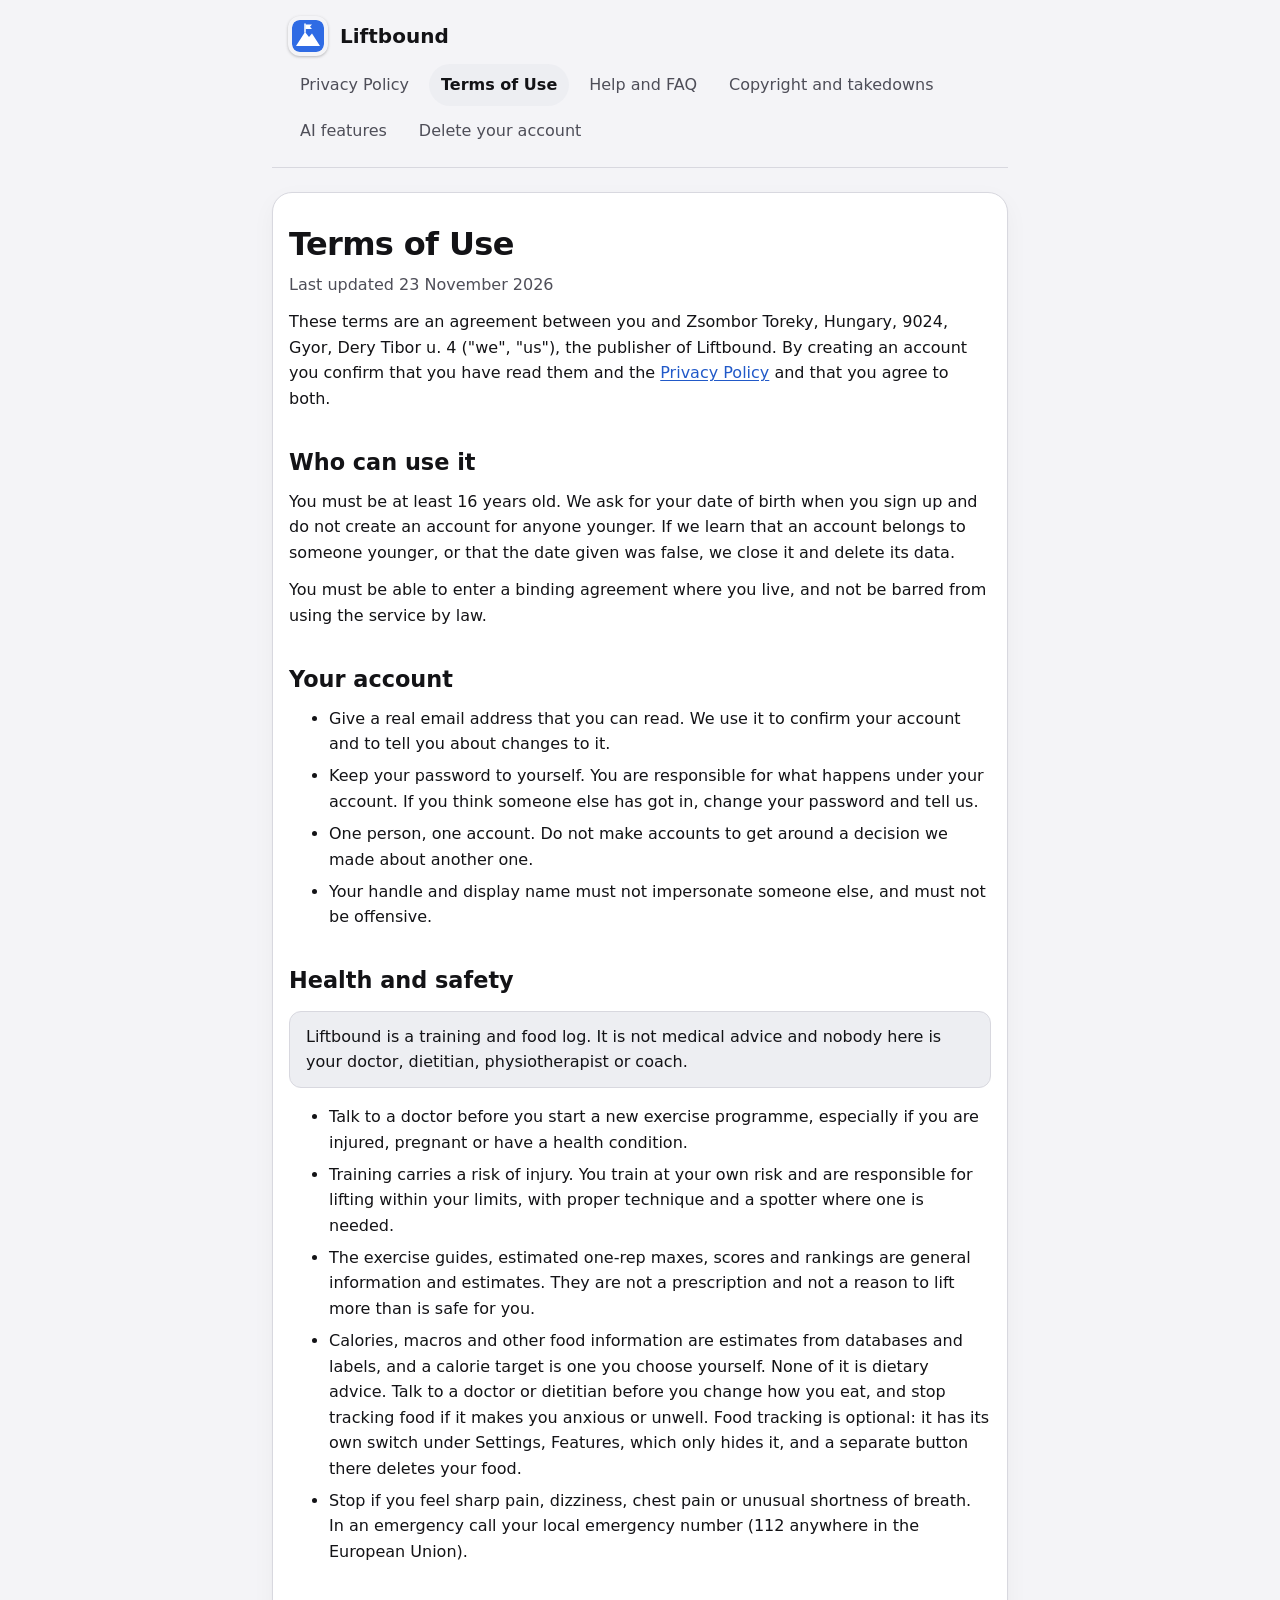
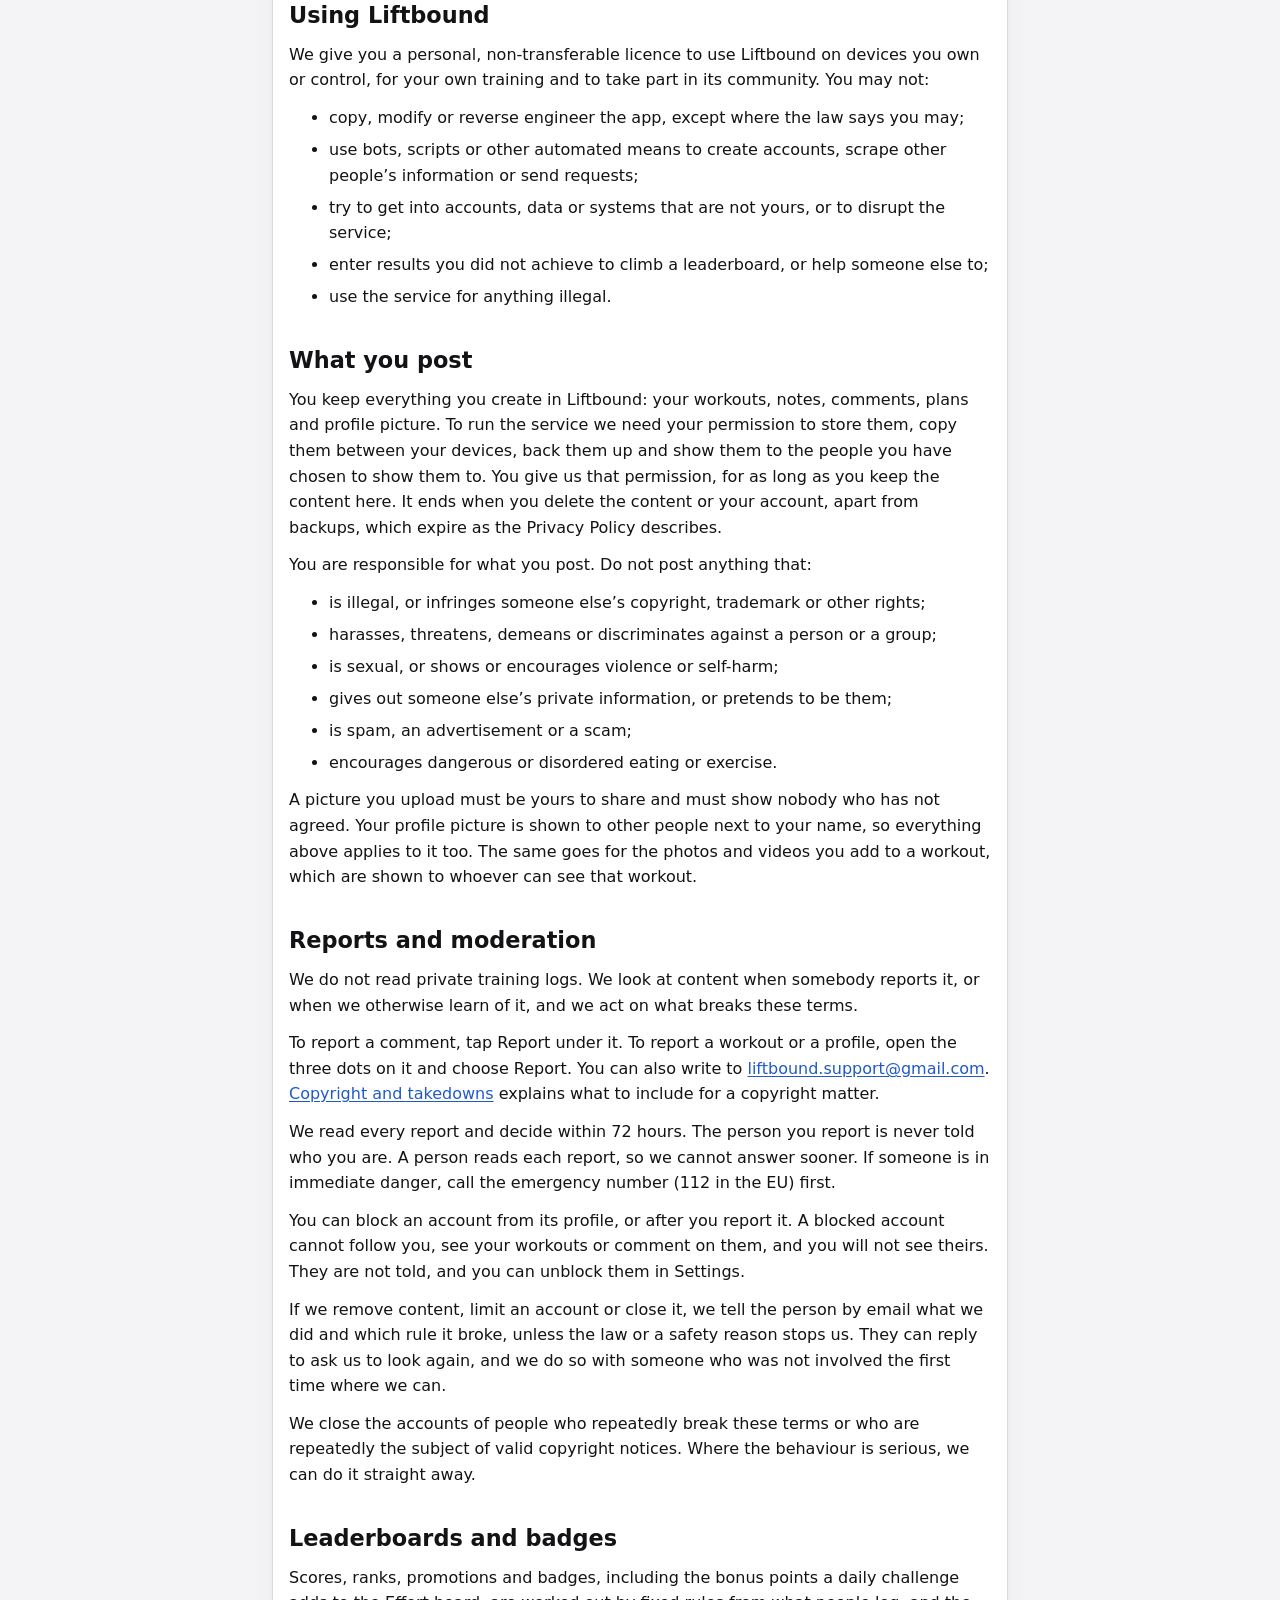
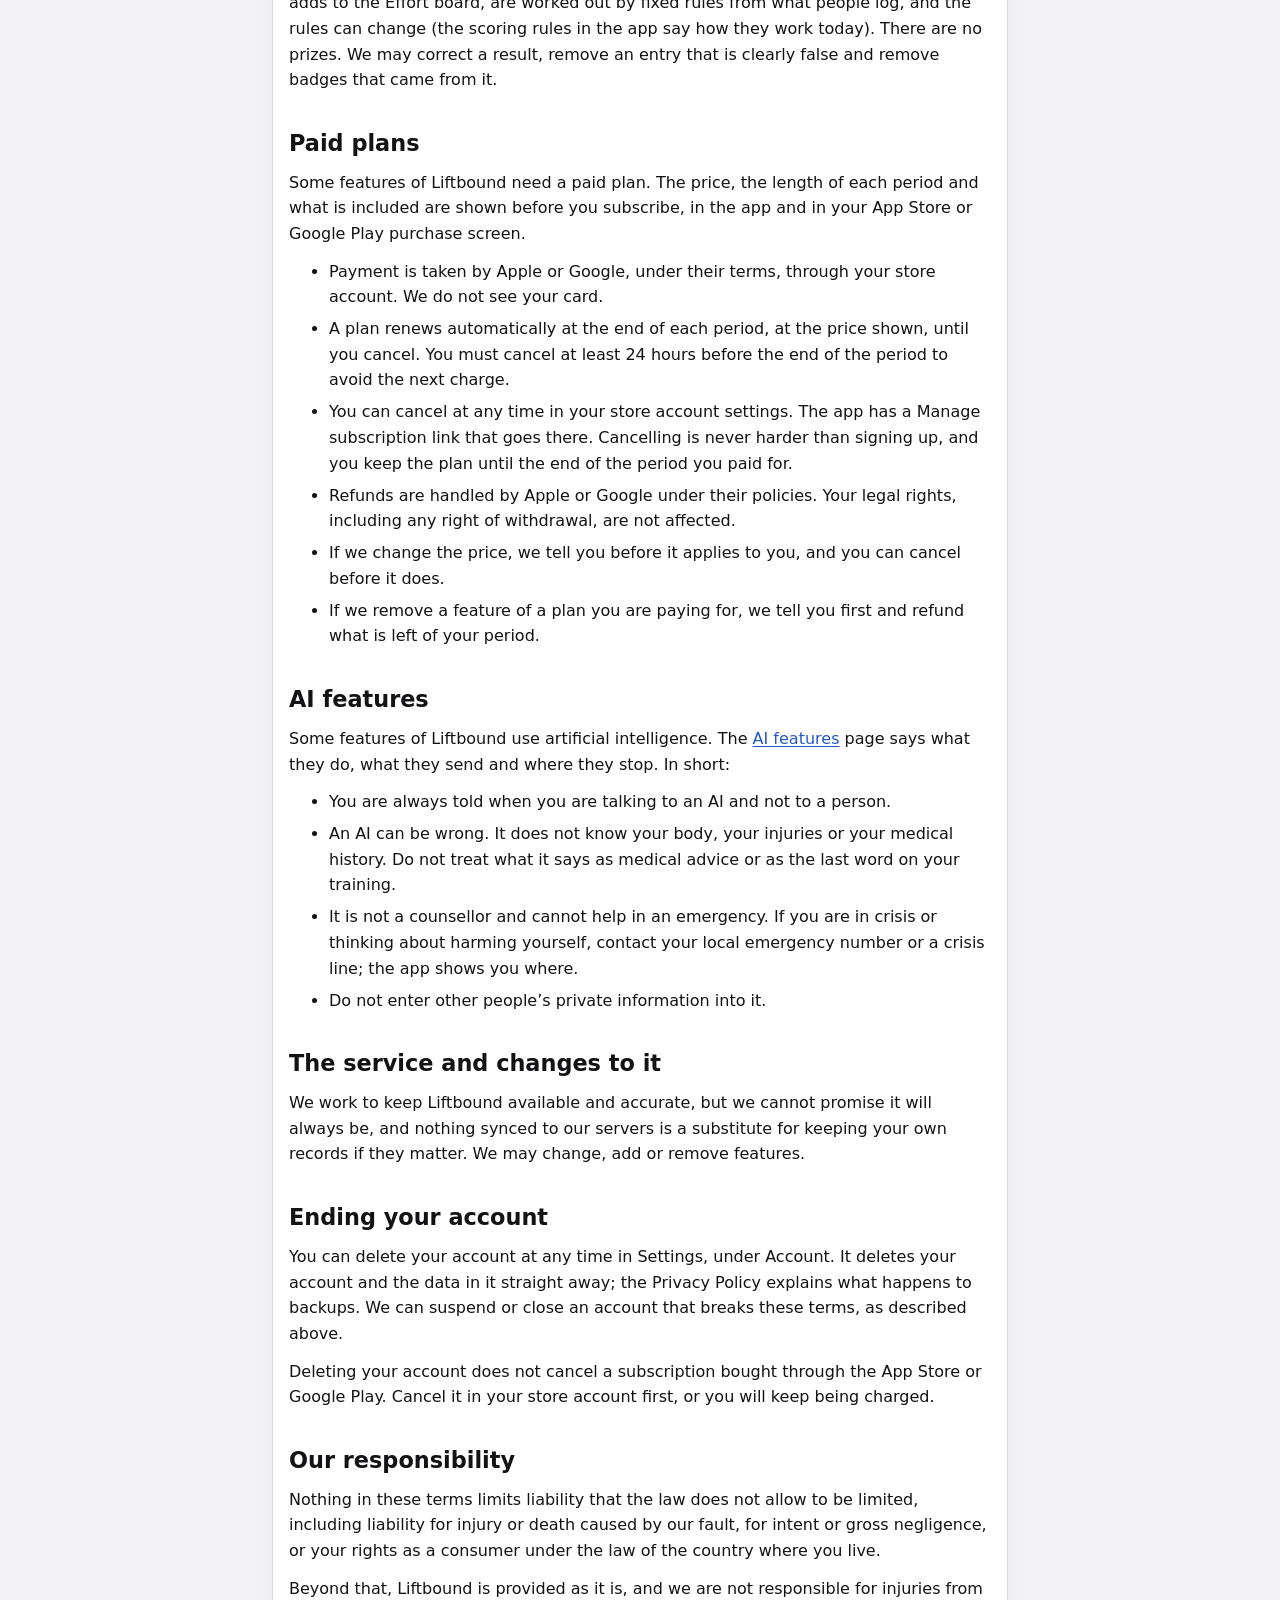
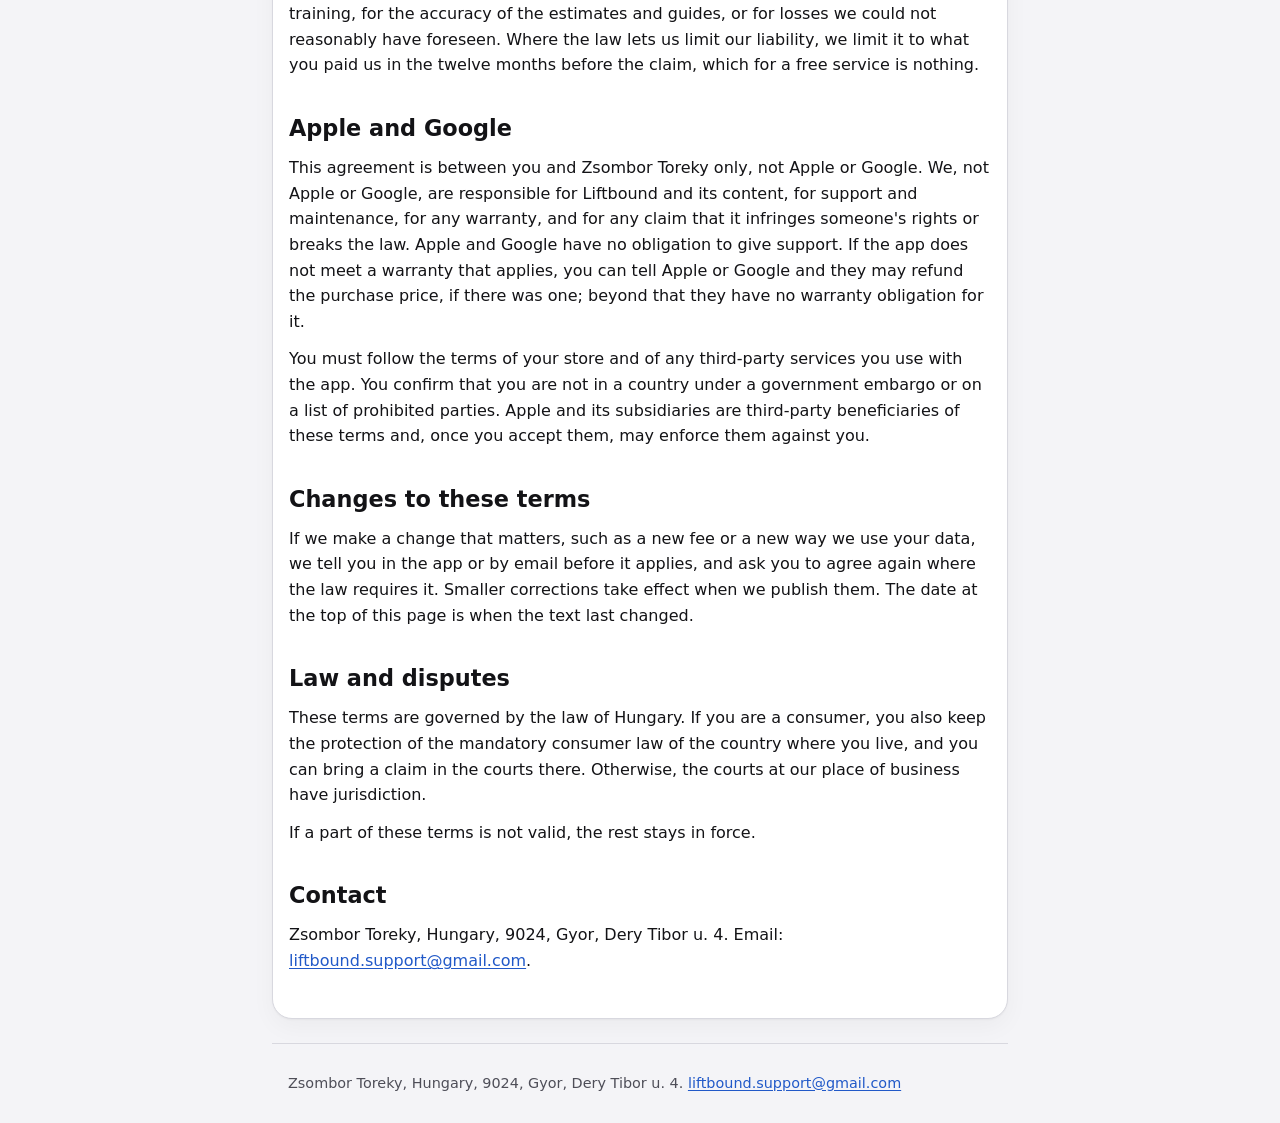
<file: terms/index.html>
<!doctype html>
<html lang="en">
<head>
<meta charset="utf-8">
<meta name="viewport" content="width=device-width, initial-scale=1">
<title>Terms of Use | Liftbound</title>
<meta name="description" content="The rules for using Liftbound: your account, what you post, health and safety, ending your account, and how to reach us.">
<link rel="canonical" href="https://legal.liftbound.app/terms/">
<meta property="og:type" content="website">
<meta property="og:title" content="Terms of Use | Liftbound">
<meta property="og:description" content="The rules for using Liftbound: your account, what you post, health and safety, ending your account, and how to reach us.">
<meta property="og:site_name" content="Liftbound">
<meta property="og:image" content="https://legal.liftbound.app/apple-touch-icon.png">

<meta property="og:locale" content="en_GB">
<meta name="twitter:card" content="summary">
<meta name="color-scheme" content="light dark">
<meta name="theme-color" content="#f4f4f7" media="(prefers-color-scheme: light)">
<meta name="theme-color" content="#0d0d0f" media="(prefers-color-scheme: dark)">
<meta name="referrer" content="strict-origin-when-cross-origin">
<link rel="icon" href="../favicon.svg" type="image/svg+xml">
<link rel="icon" href="../favicon.png" type="image/png" sizes="48x48">
<link rel="apple-touch-icon" href="../apple-touch-icon.png">
<link rel="stylesheet" href="../style.css?v=418ae6ff">
</head>
<body>
<a class="skip" href="#content">Skip to content</a>
<header>
<a class="brand" href="../"><img src="../favicon.svg" alt="" width="40" height="40">Liftbound</a>
<nav aria-label="Pages">
<a href="../privacy/">Privacy Policy</a>
<a href="../terms/" aria-current="page">Terms of Use</a>
<a href="../faq/">Help and FAQ</a>
<a href="../copyright/">Copyright and takedowns</a>
<a href="../ai/">AI features</a>
<a href="../deletion/">Delete your account</a>
</nav>
</header>
<main id="content">
<h1>Terms of Use</h1>
<p class="updated">Last updated 23 November 2026</p>
<p>These terms are an agreement between you and Zsombor Toreky, Hungary, 9024, Gyor, Dery Tibor u. 4 (&quot;we&quot;, &quot;us&quot;), the publisher of Liftbound. By creating an account you confirm that you have read them and the <a href="../privacy/">Privacy Policy</a> and that you agree to both.</p>
<section id="who">
<h2>Who can use it</h2>
<p>You must be at least 16 years old. We ask for your date of birth when you sign up and do not create an account for anyone younger. If we learn that an account belongs to someone younger, or that the date given was false, we close it and delete its data.</p>
<p>You must be able to enter a binding agreement where you live, and not be barred from using the service by law.</p>
</section>
<section id="account">
<h2>Your account</h2>
<ul>
<li>Give a real email address that you can read. We use it to confirm your account and to tell you about changes to it.</li>
<li>Keep your password to yourself. You are responsible for what happens under your account. If you think someone else has got in, change your password and tell us.</li>
<li>One person, one account. Do not make accounts to get around a decision we made about another one.</li>
<li>Your handle and display name must not impersonate someone else, and must not be offensive.</li>
</ul>
</section>
<section id="health">
<h2>Health and safety</h2>
<aside class="note">Liftbound is a training and food log. It is not medical advice and nobody here is your doctor, dietitian, physiotherapist or coach.</aside>
<ul>
<li>Talk to a doctor before you start a new exercise programme, especially if you are injured, pregnant or have a health condition.</li>
<li>Training carries a risk of injury. You train at your own risk and are responsible for lifting within your limits, with proper technique and a spotter where one is needed.</li>
<li>The exercise guides, estimated one-rep maxes, scores and rankings are general information and estimates. They are not a prescription and not a reason to lift more than is safe for you.</li>
<li>Calories, macros and other food information are estimates from databases and labels, and a calorie target is one you choose yourself. None of it is dietary advice. Talk to a doctor or dietitian before you change how you eat, and stop tracking food if it makes you anxious or unwell. Food tracking is optional: it has its own switch under Settings, Features, which only hides it, and a separate button there deletes your food.</li>
<li>Stop if you feel sharp pain, dizziness, chest pain or unusual shortness of breath. In an emergency call your local emergency number (112 anywhere in the European Union).</li>
</ul>
</section>
<section id="using">
<h2>Using Liftbound</h2>
<p>We give you a personal, non-transferable licence to use Liftbound on devices you own or control, for your own training and to take part in its community. You may not:</p>
<ul>
<li>copy, modify or reverse engineer the app, except where the law says you may;</li>
<li>use bots, scripts or other automated means to create accounts, scrape other people’s information or send requests;</li>
<li>try to get into accounts, data or systems that are not yours, or to disrupt the service;</li>
<li>enter results you did not achieve to climb a leaderboard, or help someone else to;</li>
<li>use the service for anything illegal.</li>
</ul>
</section>
<section id="content">
<h2>What you post</h2>
<p>You keep everything you create in Liftbound: your workouts, notes, comments, plans and profile picture. To run the service we need your permission to store them, copy them between your devices, back them up and show them to the people you have chosen to show them to. You give us that permission, for as long as you keep the content here. It ends when you delete the content or your account, apart from backups, which expire as the Privacy Policy describes.</p>
<p>You are responsible for what you post. Do not post anything that:</p>
<ul>
<li>is illegal, or infringes someone else’s copyright, trademark or other rights;</li>
<li>harasses, threatens, demeans or discriminates against a person or a group;</li>
<li>is sexual, or shows or encourages violence or self-harm;</li>
<li>gives out someone else’s private information, or pretends to be them;</li>
<li>is spam, an advertisement or a scam;</li>
<li>encourages dangerous or disordered eating or exercise.</li>
</ul>
<p>A picture you upload must be yours to share and must show nobody who has not agreed. Your profile picture is shown to other people next to your name, so everything above applies to it too. The same goes for the photos and videos you add to a workout, which are shown to whoever can see that workout.</p>
</section>
<section id="moderation">
<h2>Reports and moderation</h2>
<p>We do not read private training logs. We look at content when somebody reports it, or when we otherwise learn of it, and we act on what breaks these terms.</p>
<p>To report a comment, tap Report under it. To report a workout or a profile, open the three dots on it and choose Report. You can also write to <span data-m="bW9jLmxpYW1nQHRyb3BwdXMuZG51b2J0Zmls">liftbound [dot] support [at] gmail [dot] com</span>. <a href="../copyright/">Copyright and takedowns</a> explains what to include for a copyright matter.</p>
<p>We read every report and decide within 72 hours. The person you report is never told who you are. A person reads each report, so we cannot answer sooner. If someone is in immediate danger, call the emergency number (112 in the EU) first.</p>
<p>You can block an account from its profile, or after you report it. A blocked account cannot follow you, see your workouts or comment on them, and you will not see theirs. They are not told, and you can unblock them in Settings.</p>
<p>If we remove content, limit an account or close it, we tell the person by email what we did and which rule it broke, unless the law or a safety reason stops us. They can reply to ask us to look again, and we do so with someone who was not involved the first time where we can.</p>
<p>We close the accounts of people who repeatedly break these terms or who are repeatedly the subject of valid copyright notices. Where the behaviour is serious, we can do it straight away.</p>
</section>
<section id="competition">
<h2>Leaderboards and badges</h2>
<p>Scores, ranks, promotions and badges, including the bonus points a daily challenge adds to the Effort board, are worked out by fixed rules from what people log, and the rules can change (the scoring rules in the app say how they work today). There are no prizes. We may correct a result, remove an entry that is clearly false and remove badges that came from it.</p>
</section>
<section id="billing">
<h2>Paid plans</h2>
<p>Some features of Liftbound need a paid plan. The price, the length of each period and what is included are shown before you subscribe, in the app and in your App Store or Google Play purchase screen.</p>
<ul>
<li>Payment is taken by Apple or Google, under their terms, through your store account. We do not see your card.</li>
<li>A plan renews automatically at the end of each period, at the price shown, until you cancel. You must cancel at least 24 hours before the end of the period to avoid the next charge.</li>
<li>You can cancel at any time in your store account settings. The app has a Manage subscription link that goes there. Cancelling is never harder than signing up, and you keep the plan until the end of the period you paid for.</li>
<li>Refunds are handled by Apple or Google under their policies. Your legal rights, including any right of withdrawal, are not affected.</li>
<li>If we change the price, we tell you before it applies to you, and you can cancel before it does.</li>
<li>If we remove a feature of a plan you are paying for, we tell you first and refund what is left of your period.</li>
</ul>
</section>
<section id="ai">
<h2>AI features</h2>
<p>Some features of Liftbound use artificial intelligence. The <a href="../ai/">AI features</a> page says what they do, what they send and where they stop. In short:</p>
<ul>
<li>You are always told when you are talking to an AI and not to a person.</li>
<li>An AI can be wrong. It does not know your body, your injuries or your medical history. Do not treat what it says as medical advice or as the last word on your training.</li>
<li>It is not a counsellor and cannot help in an emergency. If you are in crisis or thinking about harming yourself, contact your local emergency number or a crisis line; the app shows you where.</li>
<li>Do not enter other people’s private information into it.</li>
</ul>
</section>
<section id="service">
<h2>The service and changes to it</h2>
<p>We work to keep Liftbound available and accurate, but we cannot promise it will always be, and nothing synced to our servers is a substitute for keeping your own records if they matter. We may change, add or remove features.</p>
</section>
<section id="ending">
<h2>Ending your account</h2>
<p>You can delete your account at any time in Settings, under Account. It deletes your account and the data in it straight away; the Privacy Policy explains what happens to backups. We can suspend or close an account that breaks these terms, as described above.</p>
<p>Deleting your account does not cancel a subscription bought through the App Store or Google Play. Cancel it in your store account first, or you will keep being charged.</p>
</section>
<section id="liability">
<h2>Our responsibility</h2>
<p>Nothing in these terms limits liability that the law does not allow to be limited, including liability for injury or death caused by our fault, for intent or gross negligence, or your rights as a consumer under the law of the country where you live.</p>
<p>Beyond that, Liftbound is provided as it is, and we are not responsible for injuries from training, for the accuracy of the estimates and guides, or for losses we could not reasonably have foreseen. Where the law lets us limit our liability, we limit it to what you paid us in the twelve months before the claim, which for a free service is nothing.</p>
</section>
<section id="stores">
<h2>Apple and Google</h2>
<p>This agreement is between you and Zsombor Toreky only, not Apple or Google. We, not Apple or Google, are responsible for Liftbound and its content, for support and maintenance, for any warranty, and for any claim that it infringes someone's rights or breaks the law. Apple and Google have no obligation to give support. If the app does not meet a warranty that applies, you can tell Apple or Google and they may refund the purchase price, if there was one; beyond that they have no warranty obligation for it.</p>
<p>You must follow the terms of your store and of any third-party services you use with the app. You confirm that you are not in a country under a government embargo or on a list of prohibited parties. Apple and its subsidiaries are third-party beneficiaries of these terms and, once you accept them, may enforce them against you.</p>
</section>
<section id="changes">
<h2>Changes to these terms</h2>
<p>If we make a change that matters, such as a new fee or a new way we use your data, we tell you in the app or by email before it applies, and ask you to agree again where the law requires it. Smaller corrections take effect when we publish them. The date at the top of this page is when the text last changed.</p>
</section>
<section id="law">
<h2>Law and disputes</h2>
<p>These terms are governed by the law of Hungary. If you are a consumer, you also keep the protection of the mandatory consumer law of the country where you live, and you can bring a claim in the courts there. Otherwise, the courts at our place of business have jurisdiction.</p>
<p>If a part of these terms is not valid, the rest stays in force.</p>
</section>
<section id="contact">
<h2>Contact</h2>
<p>Zsombor Toreky, Hungary, 9024, Gyor, Dery Tibor u. 4. Email: <span data-m="bW9jLmxpYW1nQHRyb3BwdXMuZG51b2J0Zmls">liftbound [dot] support [at] gmail [dot] com</span>.</p>
</section>
</main>
<footer>
<p>Zsombor Toreky, Hungary, 9024, Gyor, Dery Tibor u. 4. <span data-m="bW9jLmxpYW1nQHRyb3BwdXMuZG51b2J0Zmls">liftbound [dot] support [at] gmail [dot] com</span></p>
</footer>
<script>document.querySelectorAll('[data-m]').forEach(function(e){var a=atob(e.dataset.m).split('').reverse().join(''),l=document.createElement('a');l.href='mailto:'+a;l.textContent=a;e.replaceWith(l)})</script>
</body>
</html>
</file>
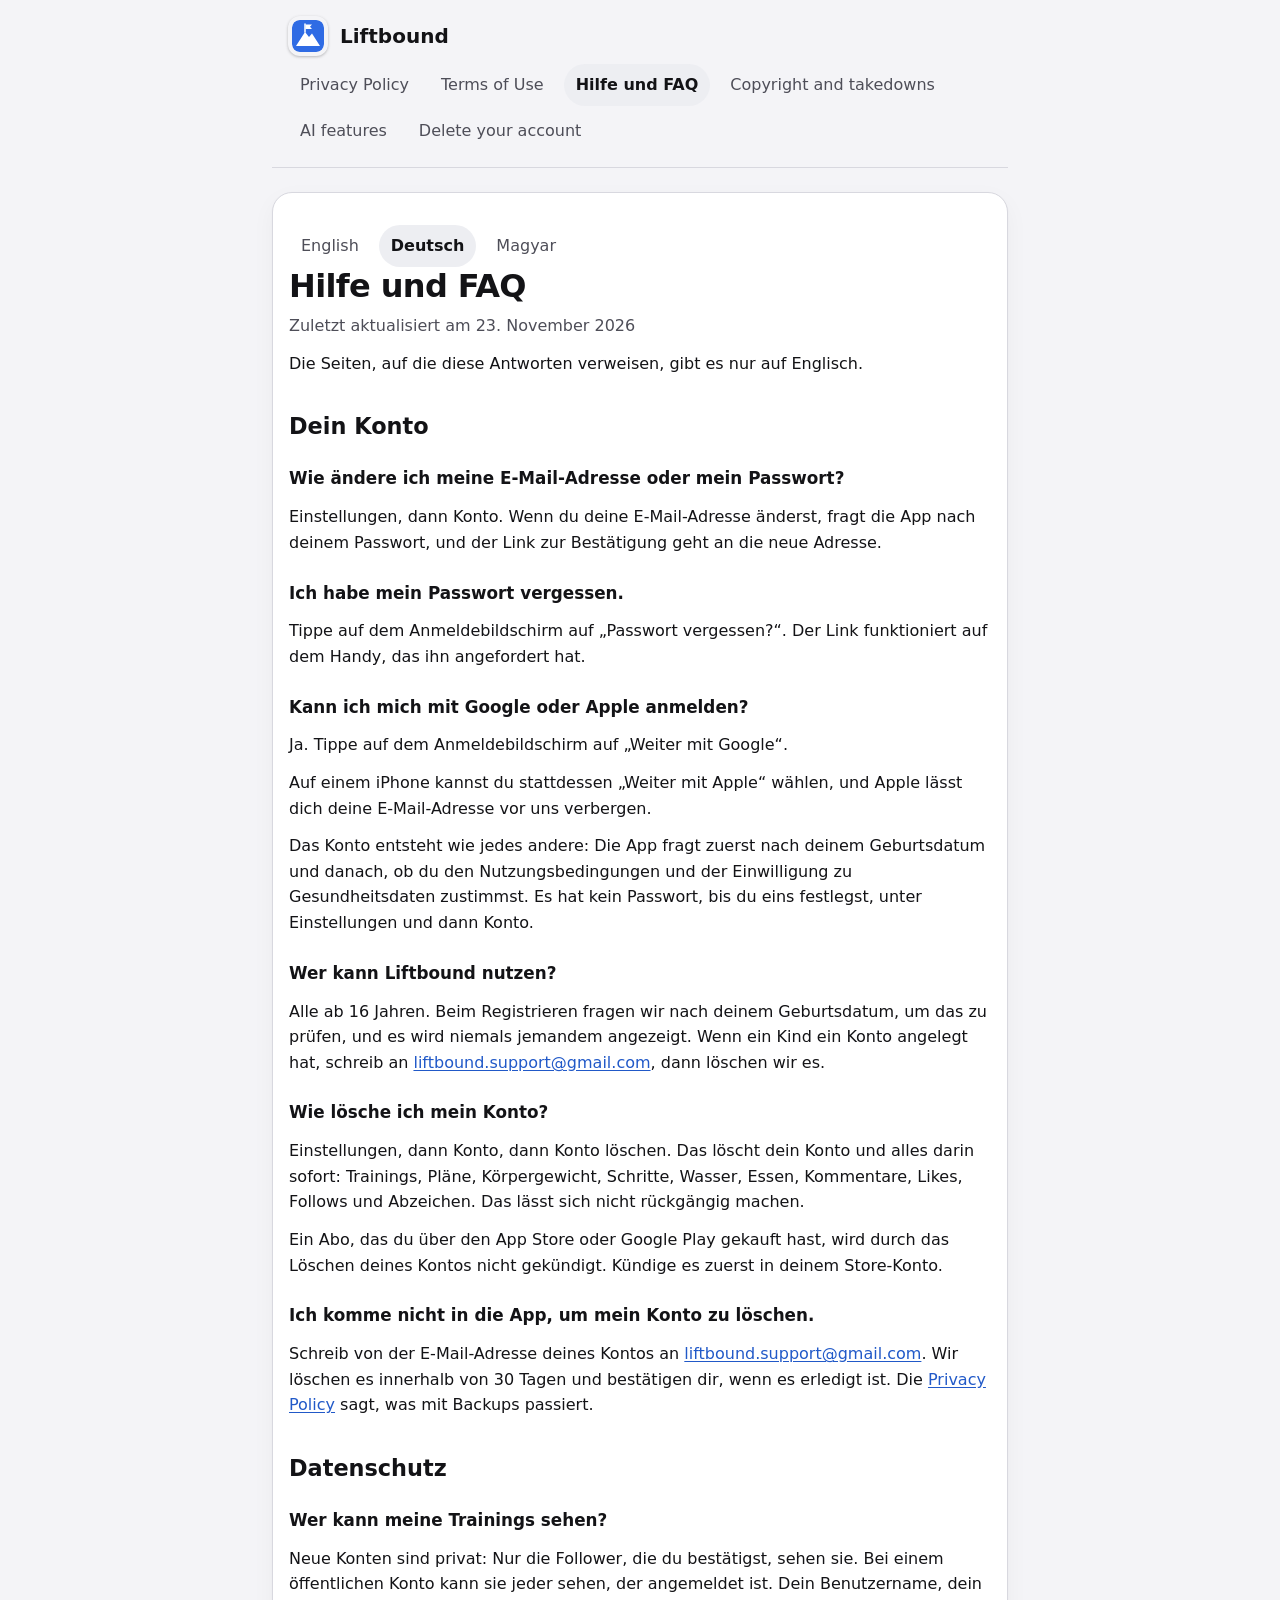
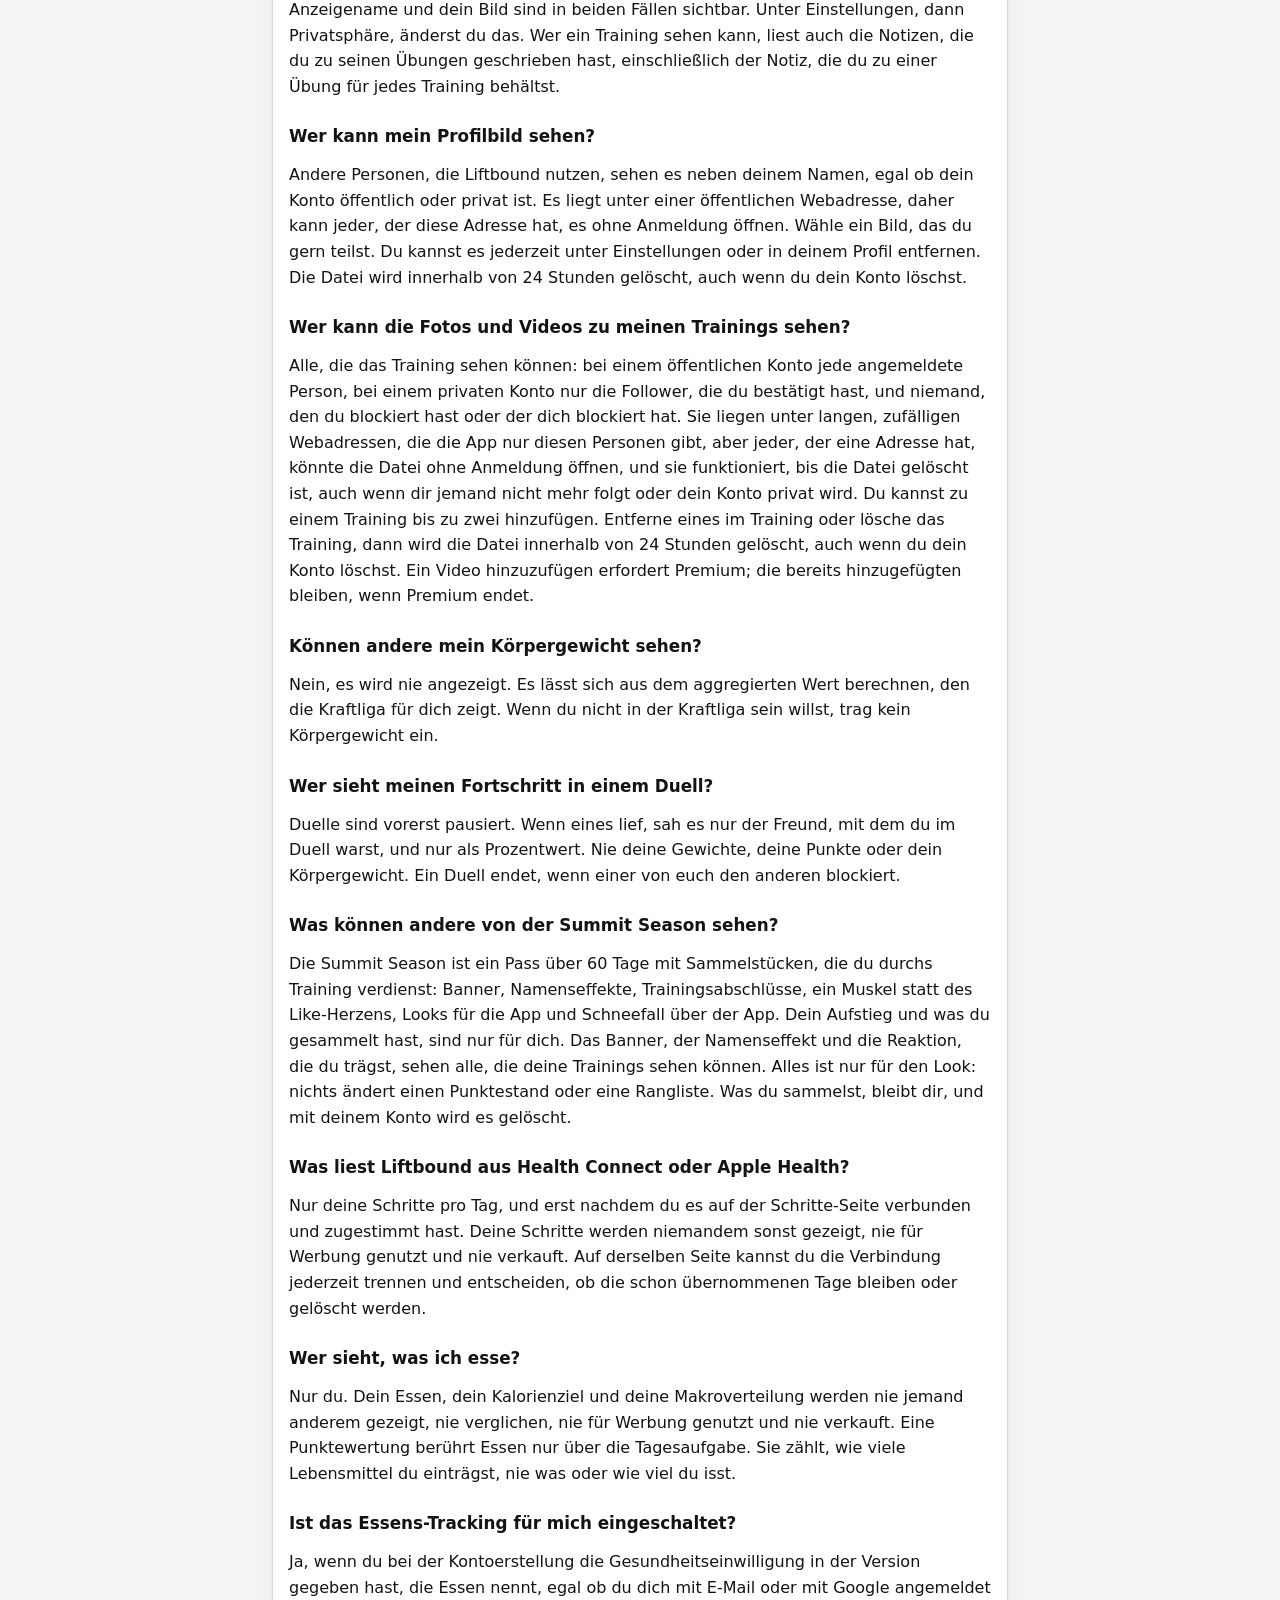
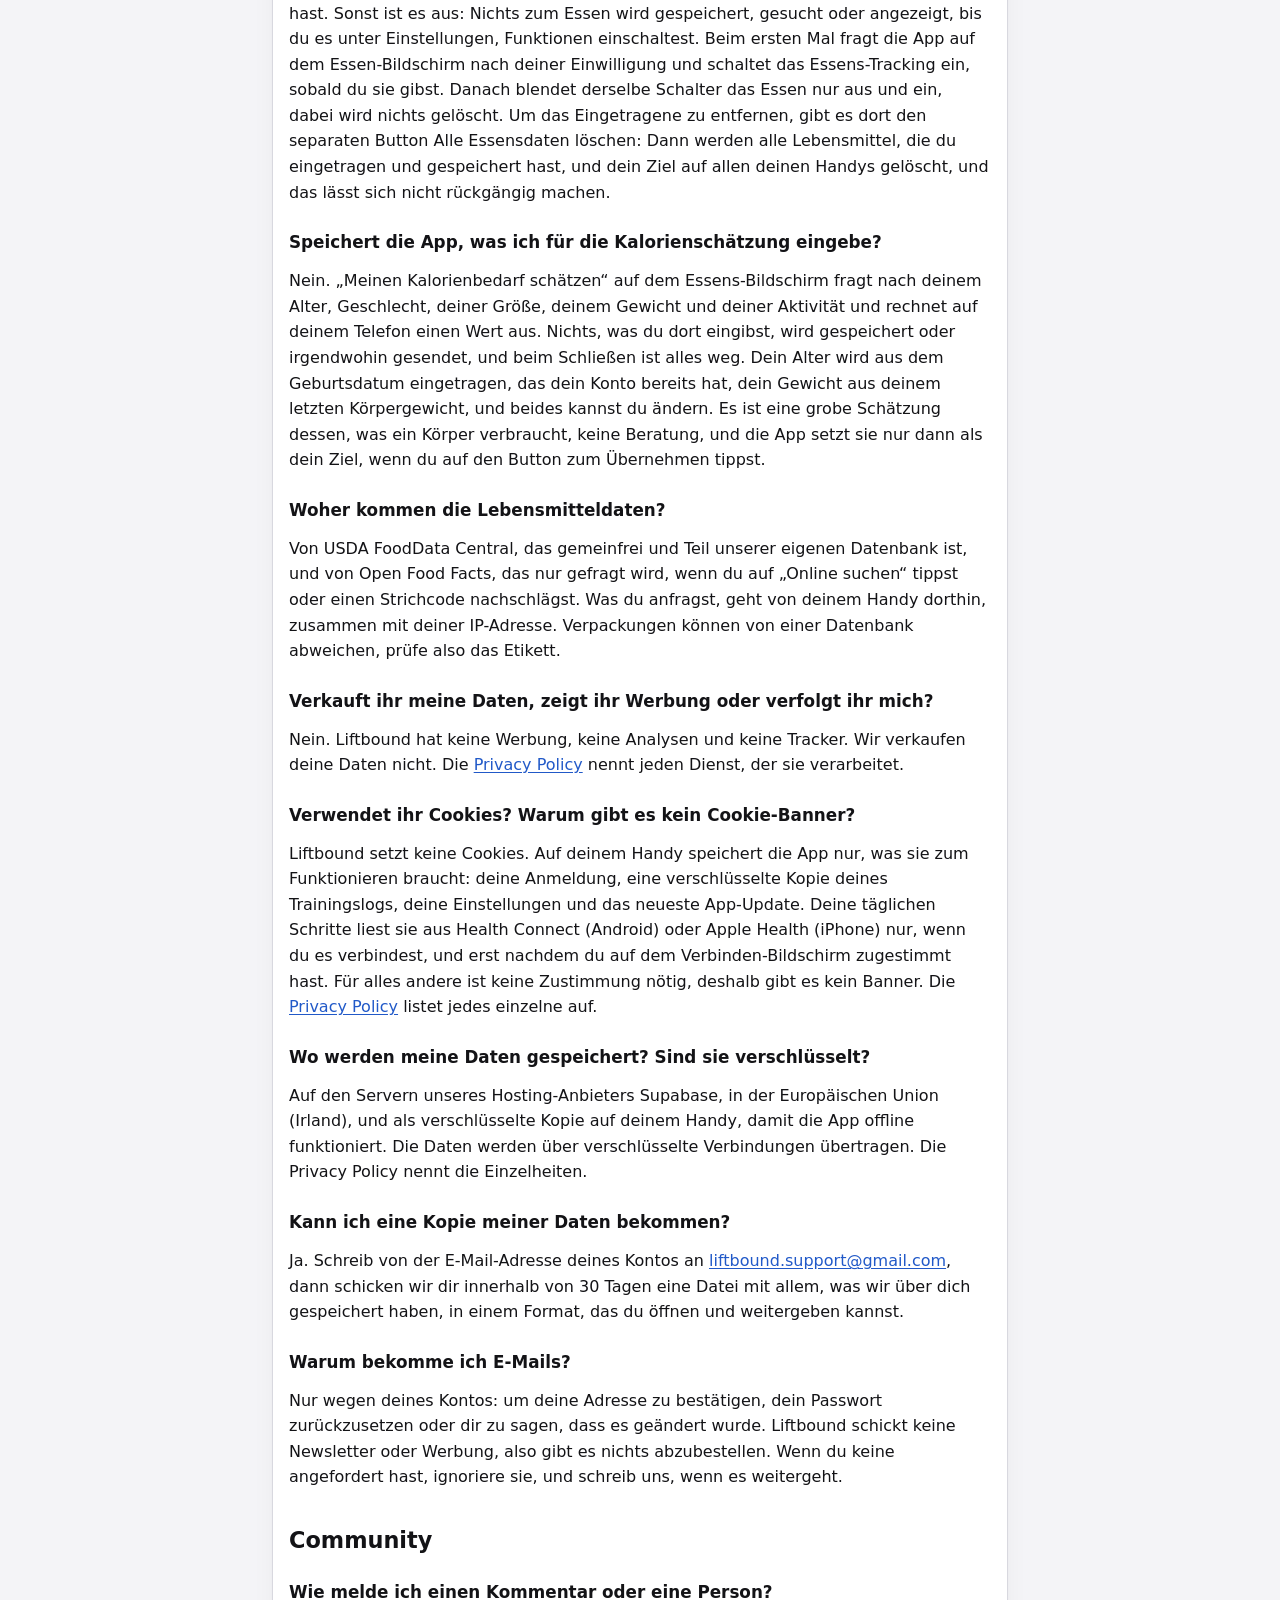
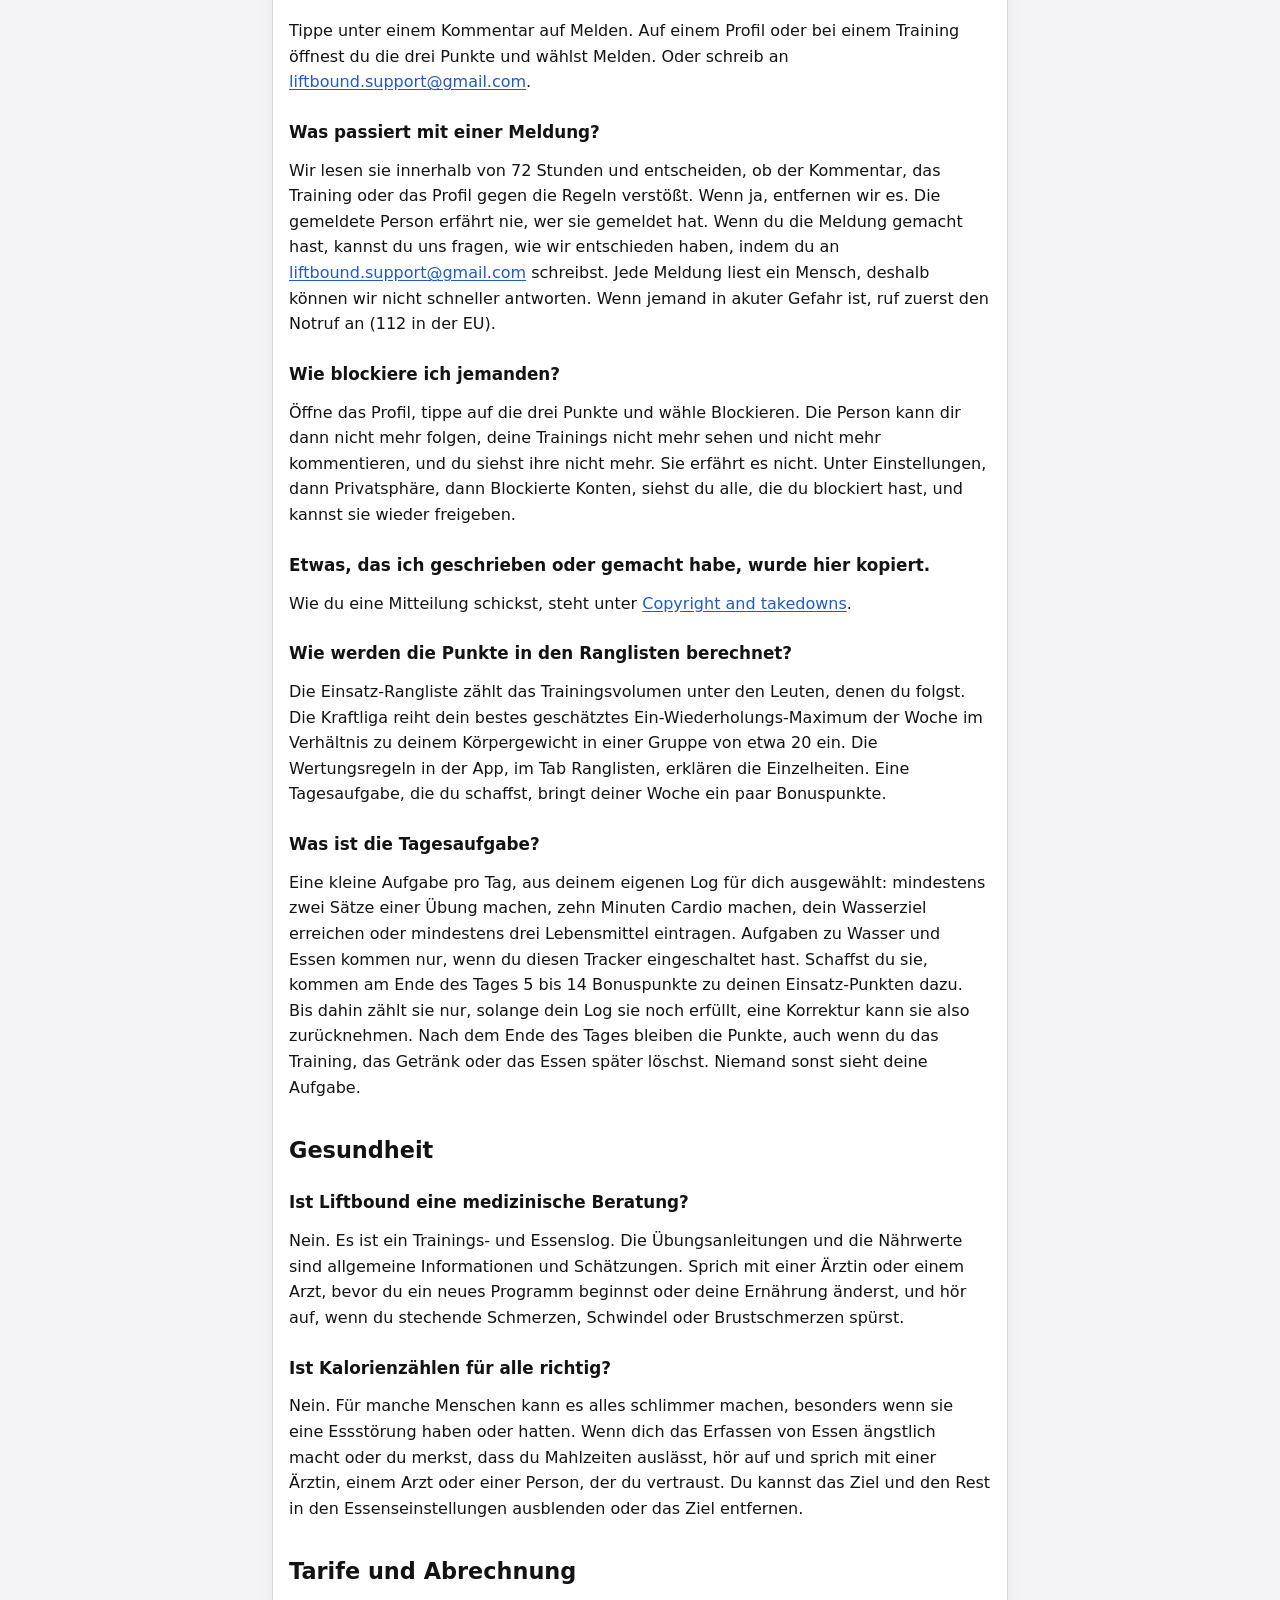
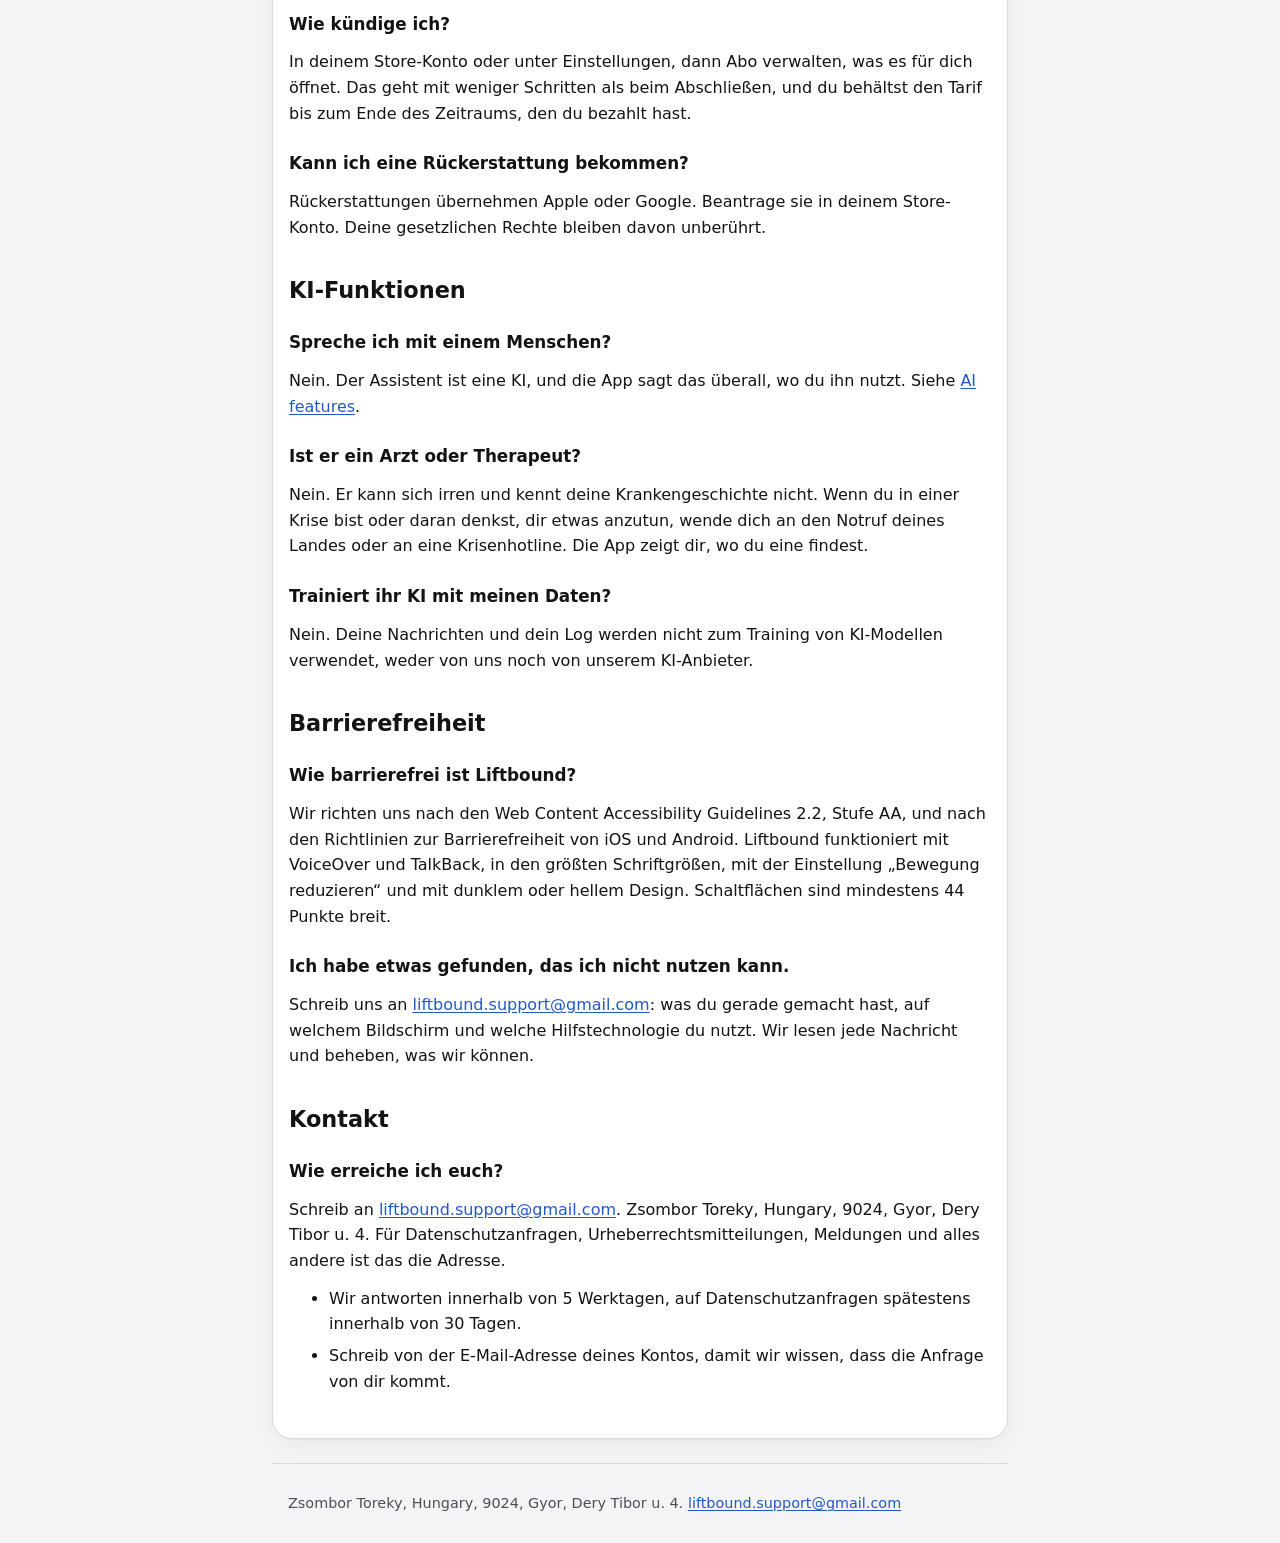
<file: de/faq/index.html>
<!doctype html>
<html lang="de">
<head>
<meta charset="utf-8">
<meta name="viewport" content="width=device-width, initial-scale=1">
<title>Hilfe und FAQ | Liftbound</title>
<meta name="description" content="Antworten zu deinem Liftbound-Konto, zu den Leuten, die deine Trainings sehen, zum Löschen deiner Daten, zum Melden von Inhalten und zu unserem Kontakt.">
<link rel="canonical" href="https://legal.liftbound.app/de/faq/">
<link rel="alternate" hreflang="en" href="https://legal.liftbound.app/faq/">
<link rel="alternate" hreflang="de" href="https://legal.liftbound.app/de/faq/">
<link rel="alternate" hreflang="hu" href="https://legal.liftbound.app/hu/faq/">
<link rel="alternate" hreflang="x-default" href="https://legal.liftbound.app/faq/">
<meta property="og:type" content="website">
<meta property="og:title" content="Hilfe und FAQ | Liftbound">
<meta property="og:description" content="Antworten zu deinem Liftbound-Konto, zu den Leuten, die deine Trainings sehen, zum Löschen deiner Daten, zum Melden von Inhalten und zu unserem Kontakt.">
<meta property="og:site_name" content="Liftbound">
<meta property="og:image" content="https://legal.liftbound.app/apple-touch-icon.png">

<meta property="og:locale" content="de_DE">
<meta name="twitter:card" content="summary">
<meta name="color-scheme" content="light dark">
<meta name="theme-color" content="#f4f4f7" media="(prefers-color-scheme: light)">
<meta name="theme-color" content="#0d0d0f" media="(prefers-color-scheme: dark)">
<meta name="referrer" content="strict-origin-when-cross-origin">
<link rel="icon" href="../../favicon.svg" type="image/svg+xml">
<link rel="icon" href="../../favicon.png" type="image/png" sizes="48x48">
<link rel="apple-touch-icon" href="../../apple-touch-icon.png">
<link rel="stylesheet" href="../../style.css?v=418ae6ff">
</head>
<body>
<a class="skip" href="#content">Zum Inhalt springen</a>
<header>
<a class="brand" href="../../"><img src="../../favicon.svg" alt="" width="40" height="40">Liftbound</a>
<nav aria-label="Seiten">
<a href="../../privacy/">Privacy Policy</a>
<a href="../../terms/">Terms of Use</a>
<a href="../../de/faq/" aria-current="page">Hilfe und FAQ</a>
<a href="../../copyright/">Copyright and takedowns</a>
<a href="../../ai/">AI features</a>
<a href="../../deletion/">Delete your account</a>
</nav>
</header>
<main id="content">
<nav class="langs" aria-label="Sprache">
<a href="../../faq/" lang="en" hreflang="en">English</a>
<a href="../../de/faq/" lang="de" hreflang="de" aria-current="page">Deutsch</a>
<a href="../../hu/faq/" lang="hu" hreflang="hu">Magyar</a>
</nav>
<h1>Hilfe und FAQ</h1>
<p class="updated">Zuletzt aktualisiert am 23. November 2026</p>
<p>Die Seiten, auf die diese Antworten verweisen, gibt es nur auf Englisch.</p>
<section id="account">
<h2>Dein Konto</h2>
<h3>Wie ändere ich meine E-Mail-Adresse oder mein Passwort?</h3>
<p>Einstellungen, dann Konto. Wenn du deine E-Mail-Adresse änderst, fragt die App nach deinem Passwort, und der Link zur Bestätigung geht an die neue Adresse.</p>
<h3>Ich habe mein Passwort vergessen.</h3>
<p>Tippe auf dem Anmeldebildschirm auf „Passwort vergessen?“. Der Link funktioniert auf dem Handy, das ihn angefordert hat.</p>
<h3>Kann ich mich mit Google oder Apple anmelden?</h3>
<p>Ja. Tippe auf dem Anmeldebildschirm auf „Weiter mit Google“.</p>
<p>Auf einem iPhone kannst du stattdessen „Weiter mit Apple“ wählen, und Apple lässt dich deine E-Mail-Adresse vor uns verbergen.</p>
<p>Das Konto entsteht wie jedes andere: Die App fragt zuerst nach deinem Geburtsdatum und danach, ob du den Nutzungsbedingungen und der Einwilligung zu Gesundheitsdaten zustimmst. Es hat kein Passwort, bis du eins festlegst, unter Einstellungen und dann Konto.</p>
<h3>Wer kann Liftbound nutzen?</h3>
<p>Alle ab 16 Jahren. Beim Registrieren fragen wir nach deinem Geburtsdatum, um das zu prüfen, und es wird niemals jemandem angezeigt. Wenn ein Kind ein Konto angelegt hat, schreib an <span data-m="bW9jLmxpYW1nQHRyb3BwdXMuZG51b2J0Zmls">liftbound [dot] support [at] gmail [dot] com</span>, dann löschen wir es.</p>
<h3>Wie lösche ich mein Konto?</h3>
<p>Einstellungen, dann Konto, dann Konto löschen. Das löscht dein Konto und alles darin sofort: Trainings, Pläne, Körpergewicht, Schritte, Wasser, Essen, Kommentare, Likes, Follows und Abzeichen. Das lässt sich nicht rückgängig machen.</p>
<p>Ein Abo, das du über den App Store oder Google Play gekauft hast, wird durch das Löschen deines Kontos nicht gekündigt. Kündige es zuerst in deinem Store-Konto.</p>
<h3>Ich komme nicht in die App, um mein Konto zu löschen.</h3>
<p>Schreib von der E-Mail-Adresse deines Kontos an <span data-m="bW9jLmxpYW1nQHRyb3BwdXMuZG51b2J0Zmls">liftbound [dot] support [at] gmail [dot] com</span>. Wir löschen es innerhalb von 30 Tagen und bestätigen dir, wenn es erledigt ist. Die <a href="../../privacy/">Privacy Policy</a> sagt, was mit Backups passiert.</p>
</section>
<section id="privacy">
<h2>Datenschutz</h2>
<h3>Wer kann meine Trainings sehen?</h3>
<p>Neue Konten sind privat: Nur die Follower, die du bestätigst, sehen sie. Bei einem öffentlichen Konto kann sie jeder sehen, der angemeldet ist. Dein Benutzername, dein Anzeigename und dein Bild sind in beiden Fällen sichtbar. Unter Einstellungen, dann Privatsphäre, änderst du das. Wer ein Training sehen kann, liest auch die Notizen, die du zu seinen Übungen geschrieben hast, einschließlich der Notiz, die du zu einer Übung für jedes Training behältst.</p>
<h3>Wer kann mein Profilbild sehen?</h3>
<p>Andere Personen, die Liftbound nutzen, sehen es neben deinem Namen, egal ob dein Konto öffentlich oder privat ist. Es liegt unter einer öffentlichen Webadresse, daher kann jeder, der diese Adresse hat, es ohne Anmeldung öffnen. Wähle ein Bild, das du gern teilst. Du kannst es jederzeit unter Einstellungen oder in deinem Profil entfernen. Die Datei wird innerhalb von 24 Stunden gelöscht, auch wenn du dein Konto löschst.</p>
<h3>Wer kann die Fotos und Videos zu meinen Trainings sehen?</h3>
<p>Alle, die das Training sehen können: bei einem öffentlichen Konto jede angemeldete Person, bei einem privaten Konto nur die Follower, die du bestätigt hast, und niemand, den du blockiert hast oder der dich blockiert hat. Sie liegen unter langen, zufälligen Webadressen, die die App nur diesen Personen gibt, aber jeder, der eine Adresse hat, könnte die Datei ohne Anmeldung öffnen, und sie funktioniert, bis die Datei gelöscht ist, auch wenn dir jemand nicht mehr folgt oder dein Konto privat wird. Du kannst zu einem Training bis zu zwei hinzufügen. Entferne eines im Training oder lösche das Training, dann wird die Datei innerhalb von 24 Stunden gelöscht, auch wenn du dein Konto löschst. Ein Video hinzuzufügen erfordert Premium; die bereits hinzugefügten bleiben, wenn Premium endet.</p>
<h3>Können andere mein Körpergewicht sehen?</h3>
<p>Nein, es wird nie angezeigt. Es lässt sich aus dem aggregierten Wert berechnen, den die Kraftliga für dich zeigt. Wenn du nicht in der Kraftliga sein willst, trag kein Körpergewicht ein.</p>
<h3>Wer sieht meinen Fortschritt in einem Duell?</h3>
<p>Duelle sind vorerst pausiert. Wenn eines lief, sah es nur der Freund, mit dem du im Duell warst, und nur als Prozentwert. Nie deine Gewichte, deine Punkte oder dein Körpergewicht. Ein Duell endet, wenn einer von euch den anderen blockiert.</p>
<h3>Was können andere von der Summit Season sehen?</h3>
<p>Die Summit Season ist ein Pass über 60 Tage mit Sammelstücken, die du durchs Training verdienst: Banner, Namenseffekte, Trainingsabschlüsse, ein Muskel statt des Like-Herzens, Looks für die App und Schneefall über der App. Dein Aufstieg und was du gesammelt hast, sind nur für dich. Das Banner, der Namenseffekt und die Reaktion, die du trägst, sehen alle, die deine Trainings sehen können. Alles ist nur für den Look: nichts ändert einen Punktestand oder eine Rangliste. Was du sammelst, bleibt dir, und mit deinem Konto wird es gelöscht.</p>
<h3>Was liest Liftbound aus Health Connect oder Apple Health?</h3>
<p>Nur deine Schritte pro Tag, und erst nachdem du es auf der Schritte-Seite verbunden und zugestimmt hast. Deine Schritte werden niemandem sonst gezeigt, nie für Werbung genutzt und nie verkauft. Auf derselben Seite kannst du die Verbindung jederzeit trennen und entscheiden, ob die schon übernommenen Tage bleiben oder gelöscht werden.</p>
<h3>Wer sieht, was ich esse?</h3>
<p>Nur du. Dein Essen, dein Kalorienziel und deine Makroverteilung werden nie jemand anderem gezeigt, nie verglichen, nie für Werbung genutzt und nie verkauft. Eine Punktewertung berührt Essen nur über die Tagesaufgabe. Sie zählt, wie viele Lebensmittel du einträgst, nie was oder wie viel du isst.</p>
<h3>Ist das Essens-Tracking für mich eingeschaltet?</h3>
<p>Ja, wenn du bei der Kontoerstellung die Gesundheitseinwilligung in der Version gegeben hast, die Essen nennt, egal ob du dich mit E-Mail oder mit Google angemeldet hast. Sonst ist es aus: Nichts zum Essen wird gespeichert, gesucht oder angezeigt, bis du es unter Einstellungen, Funktionen einschaltest. Beim ersten Mal fragt die App auf dem Essen-Bildschirm nach deiner Einwilligung und schaltet das Essens-Tracking ein, sobald du sie gibst. Danach blendet derselbe Schalter das Essen nur aus und ein, dabei wird nichts gelöscht. Um das Eingetragene zu entfernen, gibt es dort den separaten Button Alle Essensdaten löschen: Dann werden alle Lebensmittel, die du eingetragen und gespeichert hast, und dein Ziel auf allen deinen Handys gelöscht, und das lässt sich nicht rückgängig machen.</p>
<h3>Speichert die App, was ich für die Kalorienschätzung eingebe?</h3>
<p>Nein. „Meinen Kalorienbedarf schätzen“ auf dem Essens-Bildschirm fragt nach deinem Alter, Geschlecht, deiner Größe, deinem Gewicht und deiner Aktivität und rechnet auf deinem Telefon einen Wert aus. Nichts, was du dort eingibst, wird gespeichert oder irgendwohin gesendet, und beim Schließen ist alles weg. Dein Alter wird aus dem Geburtsdatum eingetragen, das dein Konto bereits hat, dein Gewicht aus deinem letzten Körpergewicht, und beides kannst du ändern. Es ist eine grobe Schätzung dessen, was ein Körper verbraucht, keine Beratung, und die App setzt sie nur dann als dein Ziel, wenn du auf den Button zum Übernehmen tippst.</p>
<h3>Woher kommen die Lebensmitteldaten?</h3>
<p>Von USDA FoodData Central, das gemeinfrei und Teil unserer eigenen Datenbank ist, und von Open Food Facts, das nur gefragt wird, wenn du auf „Online suchen“ tippst oder einen Strichcode nachschlägst. Was du anfragst, geht von deinem Handy dorthin, zusammen mit deiner IP-Adresse. Verpackungen können von einer Datenbank abweichen, prüfe also das Etikett.</p>
<h3>Verkauft ihr meine Daten, zeigt ihr Werbung oder verfolgt ihr mich?</h3>
<p>Nein. Liftbound hat keine Werbung, keine Analysen und keine Tracker. Wir verkaufen deine Daten nicht. Die <a href="../../privacy/">Privacy Policy</a> nennt jeden Dienst, der sie verarbeitet.</p>
<h3>Verwendet ihr Cookies? Warum gibt es kein Cookie-Banner?</h3>
<p>Liftbound setzt keine Cookies. Auf deinem Handy speichert die App nur, was sie zum Funktionieren braucht: deine Anmeldung, eine verschlüsselte Kopie deines Trainingslogs, deine Einstellungen und das neueste App-Update. Deine täglichen Schritte liest sie aus Health Connect (Android) oder Apple Health (iPhone) nur, wenn du es verbindest, und erst nachdem du auf dem Verbinden-Bildschirm zugestimmt hast. Für alles andere ist keine Zustimmung nötig, deshalb gibt es kein Banner. Die <a href="../../privacy/">Privacy Policy</a> listet jedes einzelne auf.</p>
<h3>Wo werden meine Daten gespeichert? Sind sie verschlüsselt?</h3>
<p>Auf den Servern unseres Hosting-Anbieters Supabase, in der Europäischen Union (Irland), und als verschlüsselte Kopie auf deinem Handy, damit die App offline funktioniert. Die Daten werden über verschlüsselte Verbindungen übertragen. Die Privacy Policy nennt die Einzelheiten.</p>
<h3>Kann ich eine Kopie meiner Daten bekommen?</h3>
<p>Ja. Schreib von der E-Mail-Adresse deines Kontos an <span data-m="bW9jLmxpYW1nQHRyb3BwdXMuZG51b2J0Zmls">liftbound [dot] support [at] gmail [dot] com</span>, dann schicken wir dir innerhalb von 30 Tagen eine Datei mit allem, was wir über dich gespeichert haben, in einem Format, das du öffnen und weitergeben kannst.</p>
<h3>Warum bekomme ich E-Mails?</h3>
<p>Nur wegen deines Kontos: um deine Adresse zu bestätigen, dein Passwort zurückzusetzen oder dir zu sagen, dass es geändert wurde. Liftbound schickt keine Newsletter oder Werbung, also gibt es nichts abzubestellen. Wenn du keine angefordert hast, ignoriere sie, und schreib uns, wenn es weitergeht.</p>
</section>
<section id="community">
<h2>Community</h2>
<h3>Wie melde ich einen Kommentar oder eine Person?</h3>
<p>Tippe unter einem Kommentar auf Melden. Auf einem Profil oder bei einem Training öffnest du die drei Punkte und wählst Melden. Oder schreib an <span data-m="bW9jLmxpYW1nQHRyb3BwdXMuZG51b2J0Zmls">liftbound [dot] support [at] gmail [dot] com</span>.</p>
<h3>Was passiert mit einer Meldung?</h3>
<p>Wir lesen sie innerhalb von 72 Stunden und entscheiden, ob der Kommentar, das Training oder das Profil gegen die Regeln verstößt. Wenn ja, entfernen wir es. Die gemeldete Person erfährt nie, wer sie gemeldet hat. Wenn du die Meldung gemacht hast, kannst du uns fragen, wie wir entschieden haben, indem du an <span data-m="bW9jLmxpYW1nQHRyb3BwdXMuZG51b2J0Zmls">liftbound [dot] support [at] gmail [dot] com</span> schreibst. Jede Meldung liest ein Mensch, deshalb können wir nicht schneller antworten. Wenn jemand in akuter Gefahr ist, ruf zuerst den Notruf an (112 in der EU).</p>
<h3>Wie blockiere ich jemanden?</h3>
<p>Öffne das Profil, tippe auf die drei Punkte und wähle Blockieren. Die Person kann dir dann nicht mehr folgen, deine Trainings nicht mehr sehen und nicht mehr kommentieren, und du siehst ihre nicht mehr. Sie erfährt es nicht. Unter Einstellungen, dann Privatsphäre, dann Blockierte Konten, siehst du alle, die du blockiert hast, und kannst sie wieder freigeben.</p>
<h3>Etwas, das ich geschrieben oder gemacht habe, wurde hier kopiert.</h3>
<p>Wie du eine Mitteilung schickst, steht unter <a href="../../copyright/">Copyright and takedowns</a>.</p>
<h3>Wie werden die Punkte in den Ranglisten berechnet?</h3>
<p>Die Einsatz-Rangliste zählt das Trainingsvolumen unter den Leuten, denen du folgst. Die Kraftliga reiht dein bestes geschätztes Ein-Wiederholungs-Maximum der Woche im Verhältnis zu deinem Körpergewicht in einer Gruppe von etwa 20 ein. Die Wertungsregeln in der App, im Tab Ranglisten, erklären die Einzelheiten. Eine Tagesaufgabe, die du schaffst, bringt deiner Woche ein paar Bonuspunkte.</p>
<h3>Was ist die Tagesaufgabe?</h3>
<p>Eine kleine Aufgabe pro Tag, aus deinem eigenen Log für dich ausgewählt: mindestens zwei Sätze einer Übung machen, zehn Minuten Cardio machen, dein Wasserziel erreichen oder mindestens drei Lebensmittel eintragen. Aufgaben zu Wasser und Essen kommen nur, wenn du diesen Tracker eingeschaltet hast. Schaffst du sie, kommen am Ende des Tages 5 bis 14 Bonuspunkte zu deinen Einsatz-Punkten dazu. Bis dahin zählt sie nur, solange dein Log sie noch erfüllt, eine Korrektur kann sie also zurücknehmen. Nach dem Ende des Tages bleiben die Punkte, auch wenn du das Training, das Getränk oder das Essen später löschst. Niemand sonst sieht deine Aufgabe.</p>
</section>
<section id="health">
<h2>Gesundheit</h2>
<h3>Ist Liftbound eine medizinische Beratung?</h3>
<p>Nein. Es ist ein Trainings- und Essenslog. Die Übungsanleitungen und die Nährwerte sind allgemeine Informationen und Schätzungen. Sprich mit einer Ärztin oder einem Arzt, bevor du ein neues Programm beginnst oder deine Ernährung änderst, und hör auf, wenn du stechende Schmerzen, Schwindel oder Brustschmerzen spürst.</p>
<h3>Ist Kalorienzählen für alle richtig?</h3>
<p>Nein. Für manche Menschen kann es alles schlimmer machen, besonders wenn sie eine Essstörung haben oder hatten. Wenn dich das Erfassen von Essen ängstlich macht oder du merkst, dass du Mahlzeiten auslässt, hör auf und sprich mit einer Ärztin, einem Arzt oder einer Person, der du vertraust. Du kannst das Ziel und den Rest in den Essenseinstellungen ausblenden oder das Ziel entfernen.</p>
</section>
<section id="billing">
<h2>Tarife und Abrechnung</h2>
<h3>Wie kündige ich?</h3>
<p>In deinem Store-Konto oder unter Einstellungen, dann Abo verwalten, was es für dich öffnet. Das geht mit weniger Schritten als beim Abschließen, und du behältst den Tarif bis zum Ende des Zeitraums, den du bezahlt hast.</p>
<h3>Kann ich eine Rückerstattung bekommen?</h3>
<p>Rückerstattungen übernehmen Apple oder Google. Beantrage sie in deinem Store-Konto. Deine gesetzlichen Rechte bleiben davon unberührt.</p>
</section>
<section id="ai">
<h2>KI-Funktionen</h2>
<h3>Spreche ich mit einem Menschen?</h3>
<p>Nein. Der Assistent ist eine KI, und die App sagt das überall, wo du ihn nutzt. Siehe <a href="../../ai/">AI features</a>.</p>
<h3>Ist er ein Arzt oder Therapeut?</h3>
<p>Nein. Er kann sich irren und kennt deine Krankengeschichte nicht. Wenn du in einer Krise bist oder daran denkst, dir etwas anzutun, wende dich an den Notruf deines Landes oder an eine Krisenhotline. Die App zeigt dir, wo du eine findest.</p>
<h3>Trainiert ihr KI mit meinen Daten?</h3>
<p>Nein. Deine Nachrichten und dein Log werden nicht zum Training von KI-Modellen verwendet, weder von uns noch von unserem KI-Anbieter.</p>
</section>
<section id="access">
<h2>Barrierefreiheit</h2>
<h3>Wie barrierefrei ist Liftbound?</h3>
<p>Wir richten uns nach den Web Content Accessibility Guidelines 2.2, Stufe AA, und nach den Richtlinien zur Barrierefreiheit von iOS und Android. Liftbound funktioniert mit VoiceOver und TalkBack, in den größten Schriftgrößen, mit der Einstellung „Bewegung reduzieren“ und mit dunklem oder hellem Design. Schaltflächen sind mindestens 44 Punkte breit.</p>
<h3>Ich habe etwas gefunden, das ich nicht nutzen kann.</h3>
<p>Schreib uns an <span data-m="bW9jLmxpYW1nQHRyb3BwdXMuZG51b2J0Zmls">liftbound [dot] support [at] gmail [dot] com</span>: was du gerade gemacht hast, auf welchem Bildschirm und welche Hilfstechnologie du nutzt. Wir lesen jede Nachricht und beheben, was wir können.</p>
</section>
<section id="contact">
<h2>Kontakt</h2>
<h3>Wie erreiche ich euch?</h3>
<p>Schreib an <span data-m="bW9jLmxpYW1nQHRyb3BwdXMuZG51b2J0Zmls">liftbound [dot] support [at] gmail [dot] com</span>. Zsombor Toreky, Hungary, 9024, Gyor, Dery Tibor u. 4. Für Datenschutzanfragen, Urheberrechtsmitteilungen, Meldungen und alles andere ist das die Adresse.</p>
<ul>
<li>Wir antworten innerhalb von 5 Werktagen, auf Datenschutzanfragen spätestens innerhalb von 30 Tagen.</li>
<li>Schreib von der E-Mail-Adresse deines Kontos, damit wir wissen, dass die Anfrage von dir kommt.</li>
</ul>
</section>
</main>
<footer>
<p>Zsombor Toreky, Hungary, 9024, Gyor, Dery Tibor u. 4. <span data-m="bW9jLmxpYW1nQHRyb3BwdXMuZG51b2J0Zmls">liftbound [dot] support [at] gmail [dot] com</span></p>
</footer>
<script>document.querySelectorAll('[data-m]').forEach(function(e){var a=atob(e.dataset.m).split('').reverse().join(''),l=document.createElement('a');l.href='mailto:'+a;l.textContent=a;e.replaceWith(l)})</script>
</body>
</html>
</file>
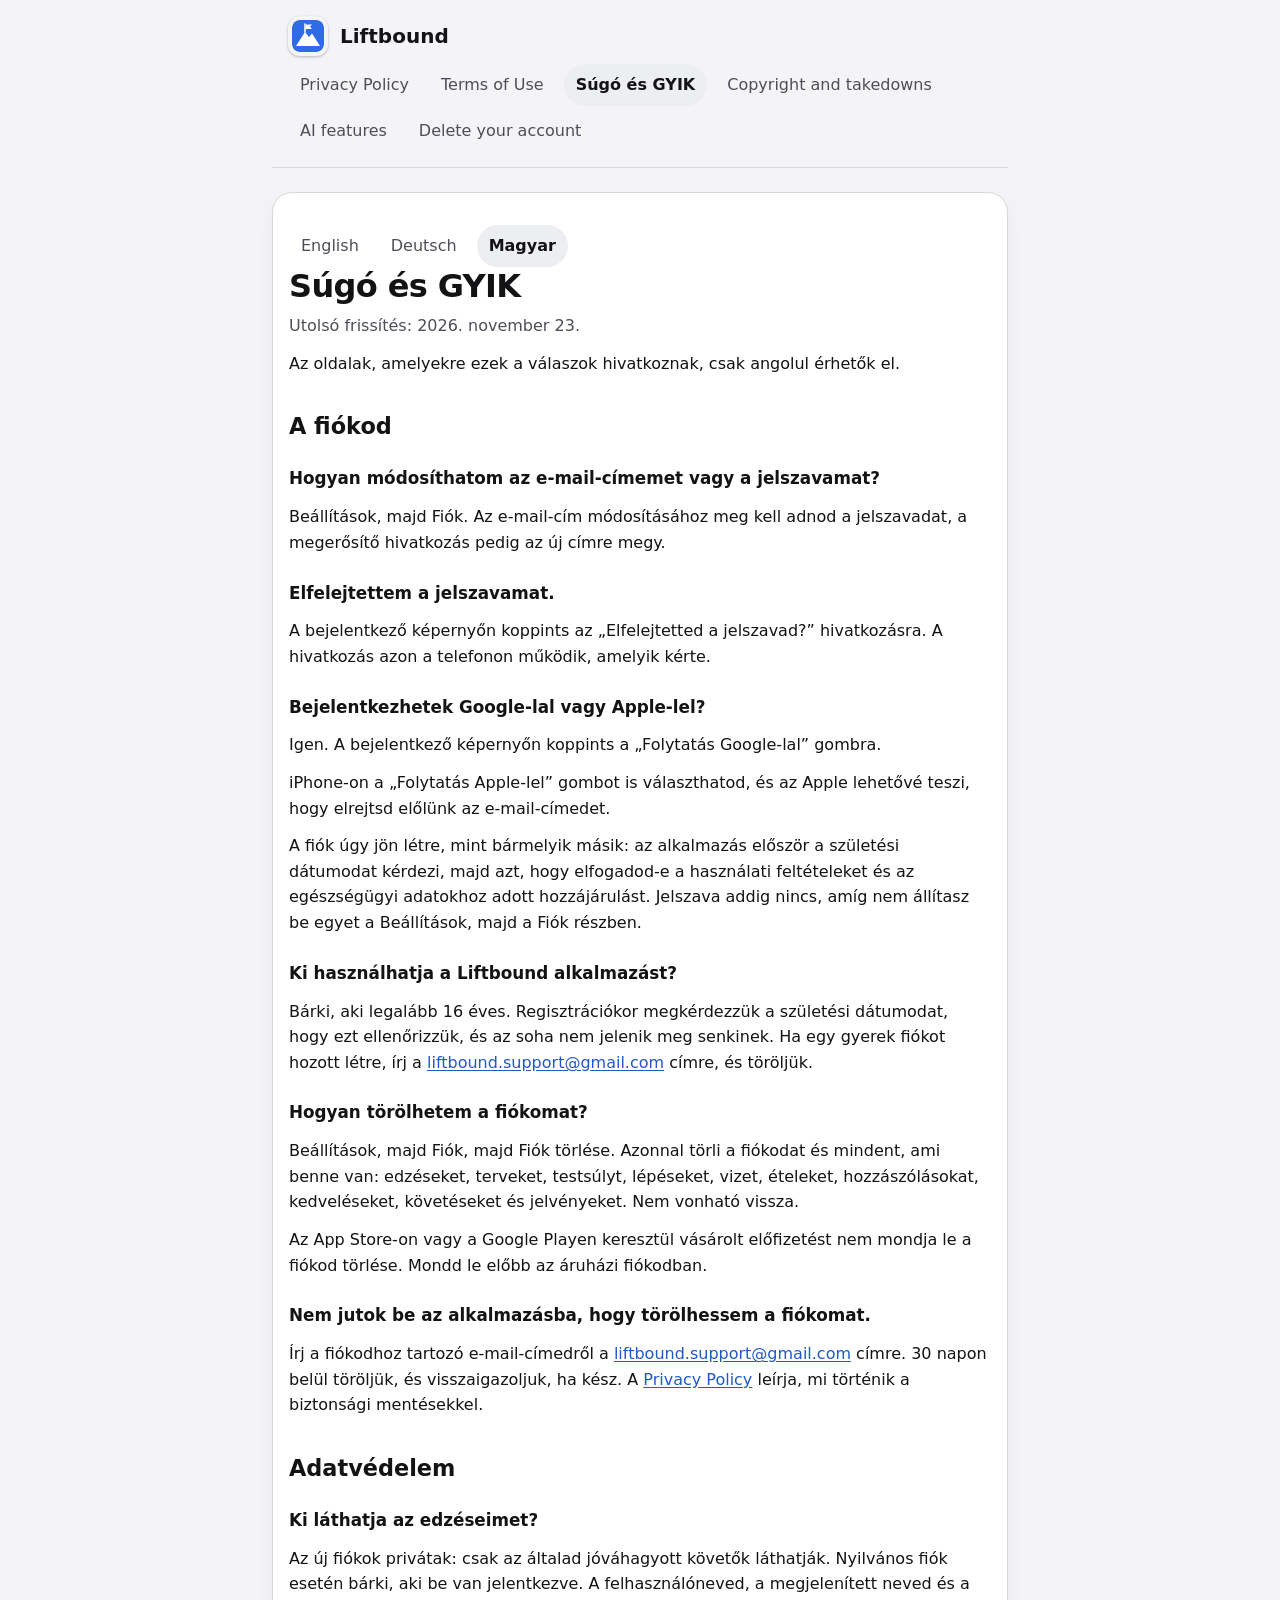
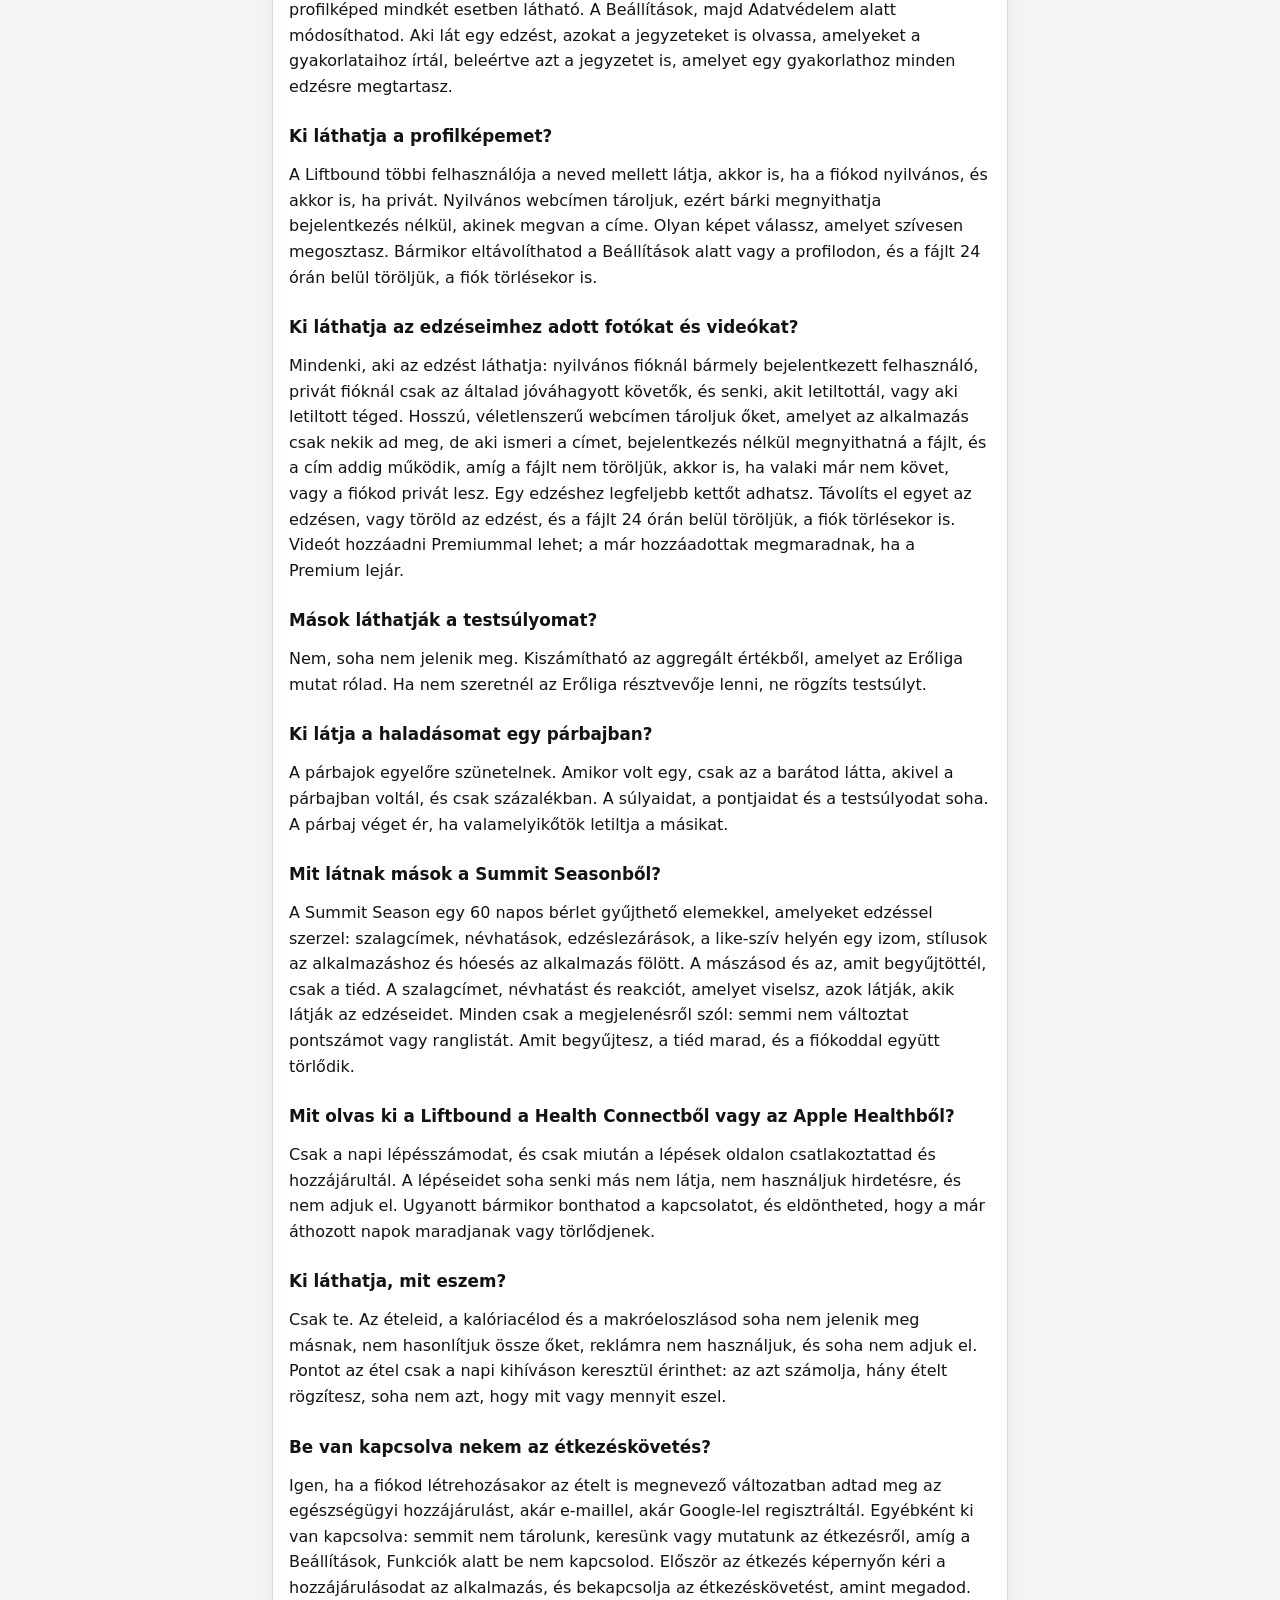
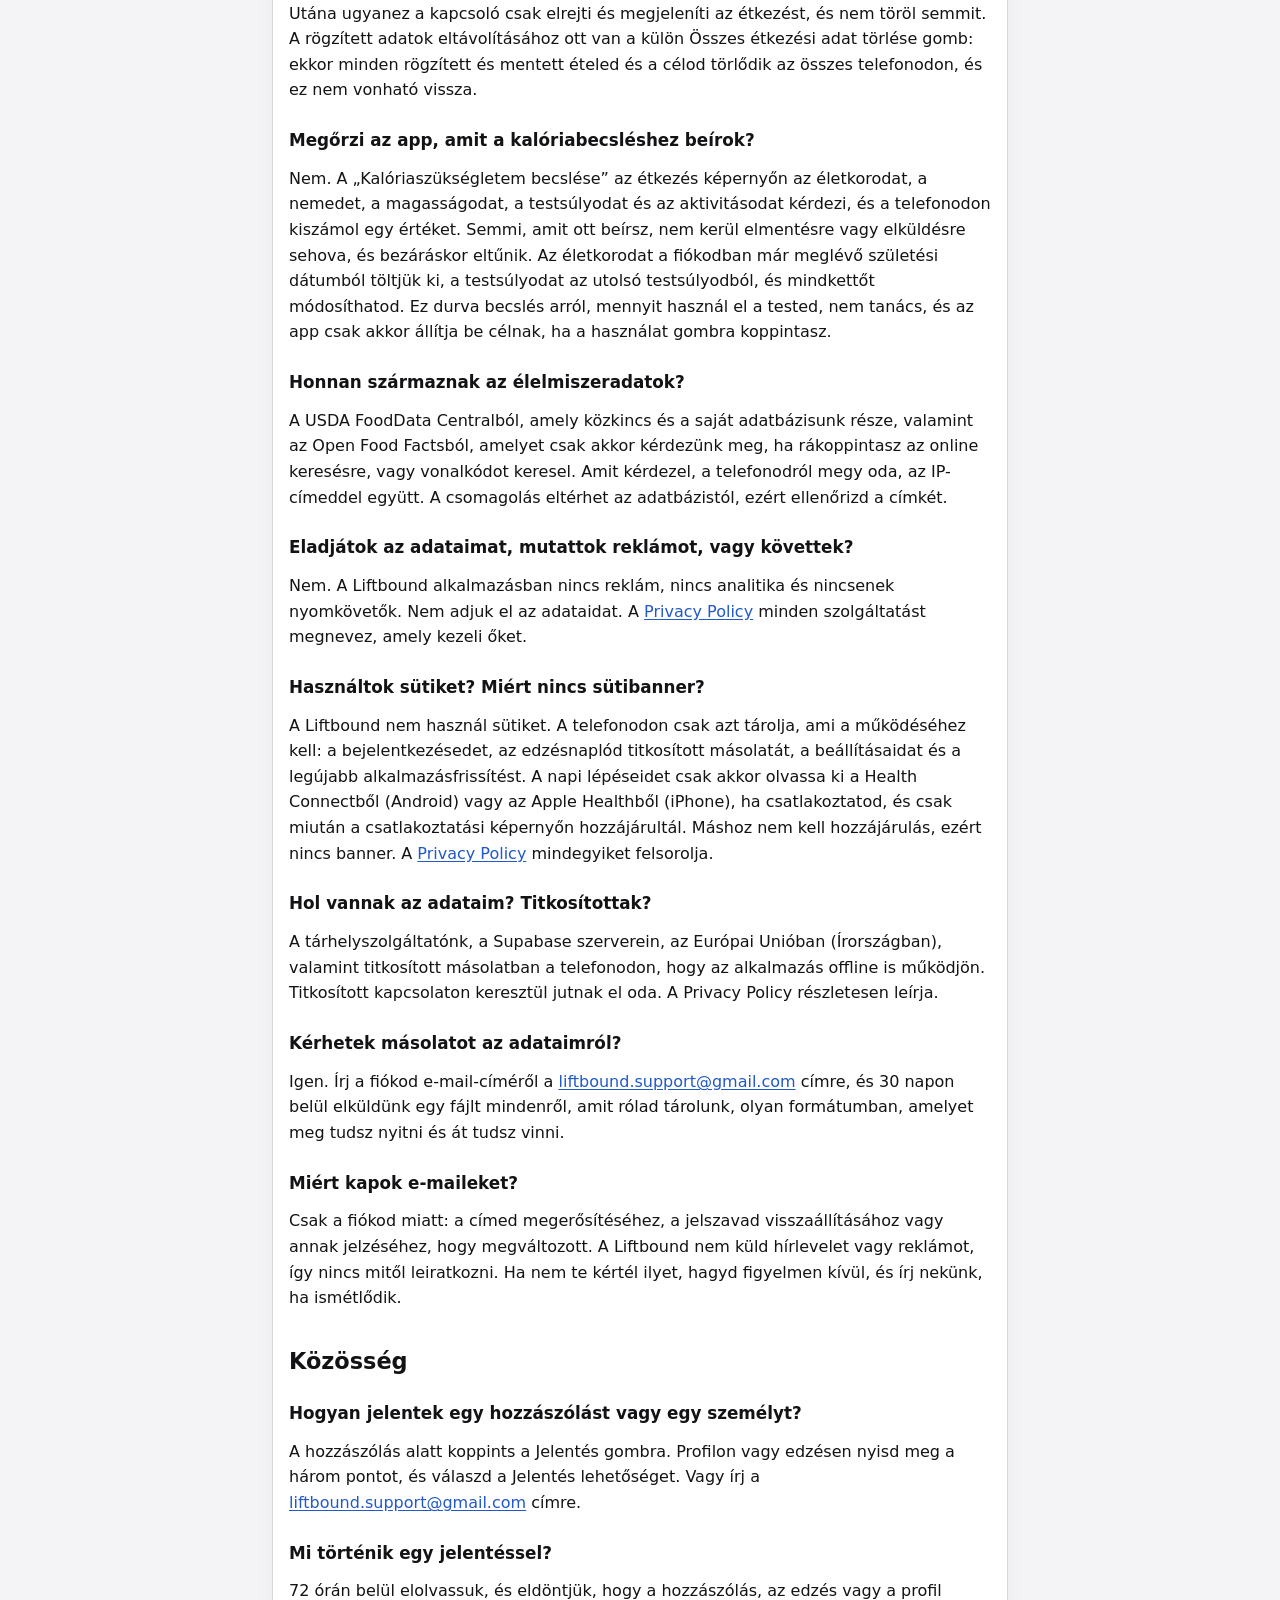
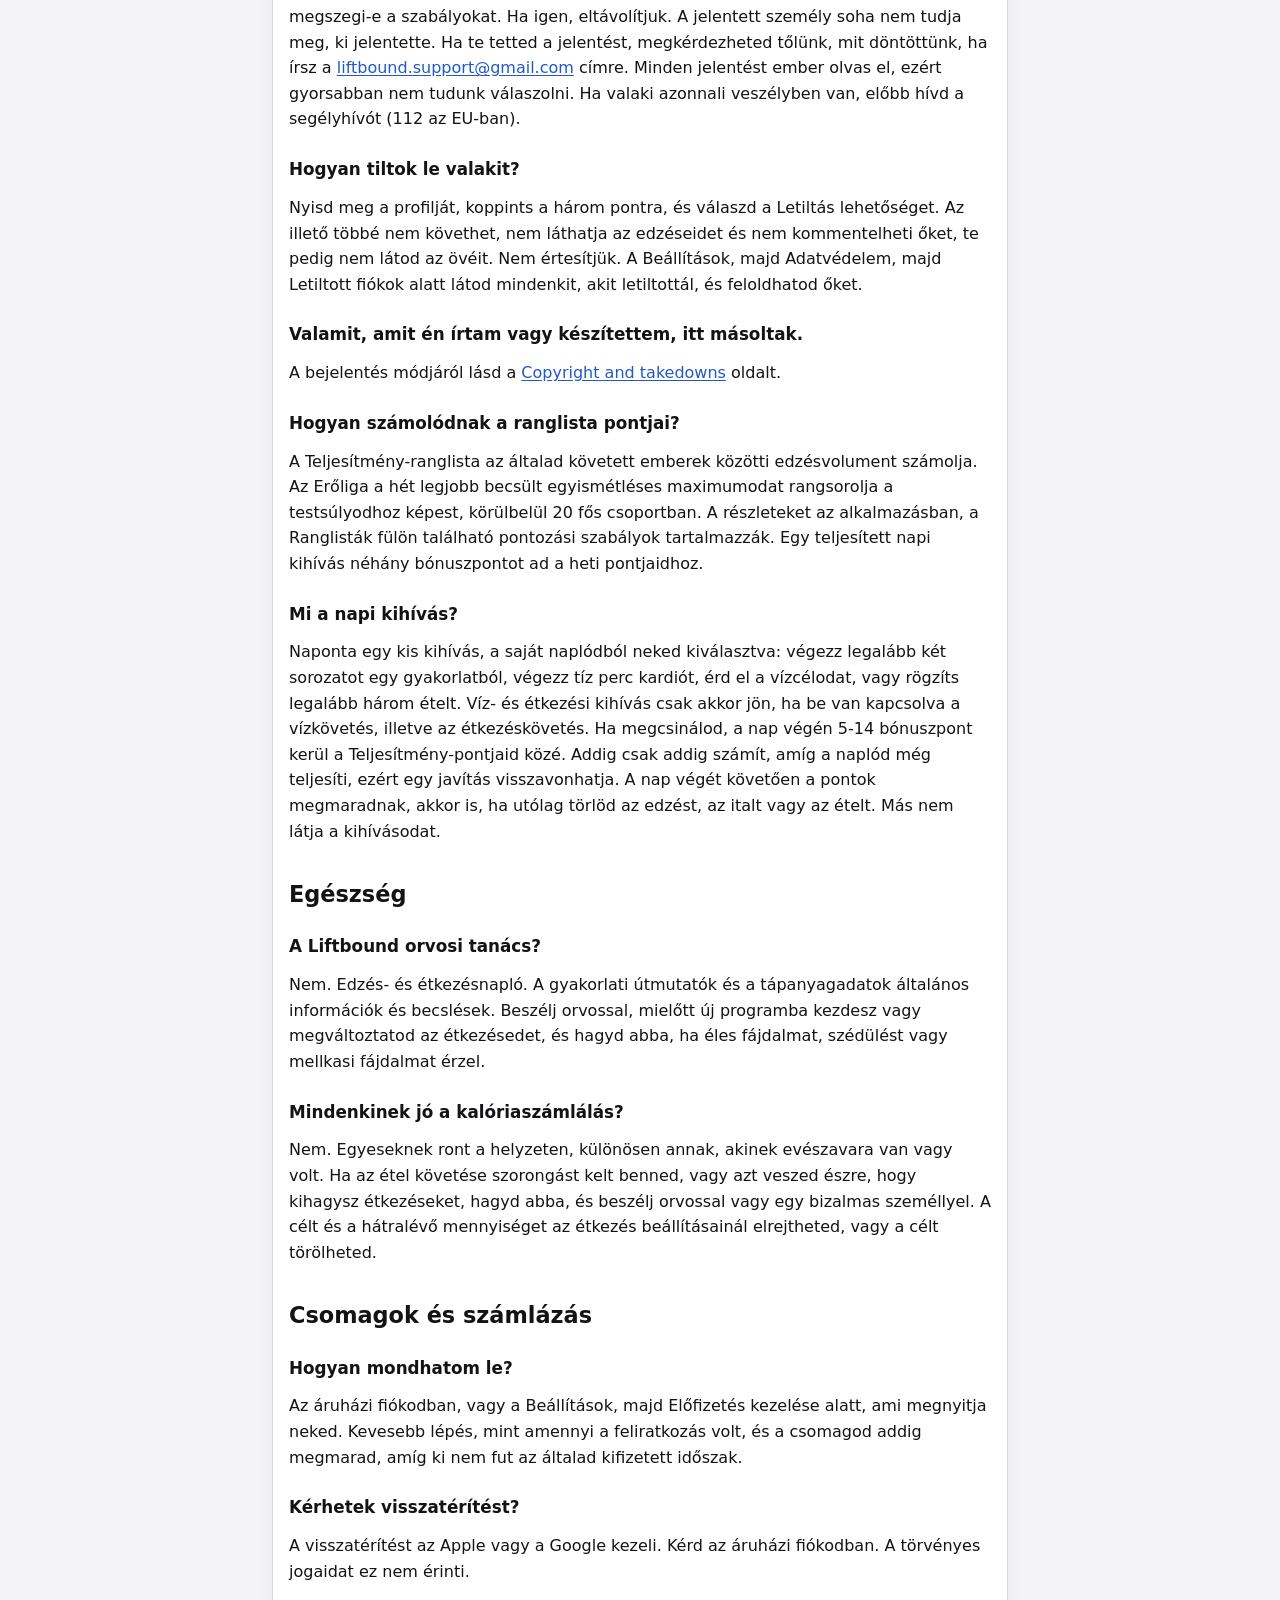
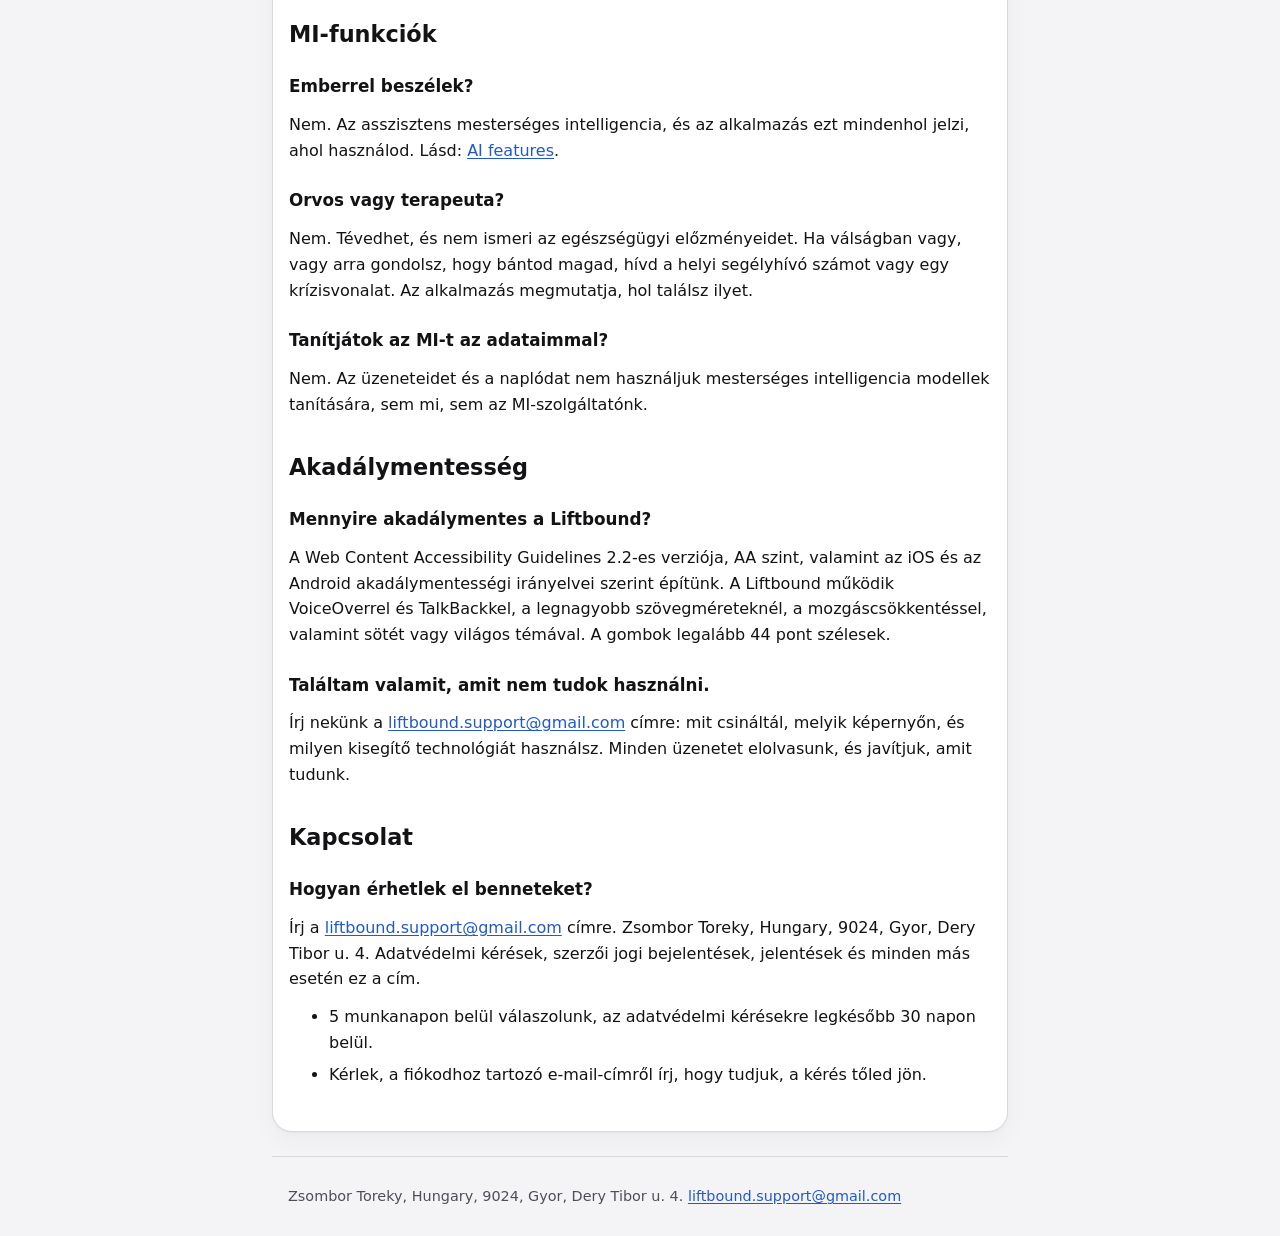
<file: hu/faq/index.html>
<!doctype html>
<html lang="hu">
<head>
<meta charset="utf-8">
<meta name="viewport" content="width=device-width, initial-scale=1">
<title>Súgó és GYIK | Liftbound</title>
<meta name="description" content="Válaszok a Liftbound-fiókodról, arról, ki láthatja az edzéseidet, az adataid törléséről, a tartalmak jelentéséről és az elérhetőségeinkről.">
<link rel="canonical" href="https://legal.liftbound.app/hu/faq/">
<link rel="alternate" hreflang="en" href="https://legal.liftbound.app/faq/">
<link rel="alternate" hreflang="de" href="https://legal.liftbound.app/de/faq/">
<link rel="alternate" hreflang="hu" href="https://legal.liftbound.app/hu/faq/">
<link rel="alternate" hreflang="x-default" href="https://legal.liftbound.app/faq/">
<meta property="og:type" content="website">
<meta property="og:title" content="Súgó és GYIK | Liftbound">
<meta property="og:description" content="Válaszok a Liftbound-fiókodról, arról, ki láthatja az edzéseidet, az adataid törléséről, a tartalmak jelentéséről és az elérhetőségeinkről.">
<meta property="og:site_name" content="Liftbound">
<meta property="og:image" content="https://legal.liftbound.app/apple-touch-icon.png">

<meta property="og:locale" content="hu_HU">
<meta name="twitter:card" content="summary">
<meta name="color-scheme" content="light dark">
<meta name="theme-color" content="#f4f4f7" media="(prefers-color-scheme: light)">
<meta name="theme-color" content="#0d0d0f" media="(prefers-color-scheme: dark)">
<meta name="referrer" content="strict-origin-when-cross-origin">
<link rel="icon" href="../../favicon.svg" type="image/svg+xml">
<link rel="icon" href="../../favicon.png" type="image/png" sizes="48x48">
<link rel="apple-touch-icon" href="../../apple-touch-icon.png">
<link rel="stylesheet" href="../../style.css?v=418ae6ff">
</head>
<body>
<a class="skip" href="#content">Ugrás a tartalomhoz</a>
<header>
<a class="brand" href="../../"><img src="../../favicon.svg" alt="" width="40" height="40">Liftbound</a>
<nav aria-label="Oldalak">
<a href="../../privacy/">Privacy Policy</a>
<a href="../../terms/">Terms of Use</a>
<a href="../../hu/faq/" aria-current="page">Súgó és GYIK</a>
<a href="../../copyright/">Copyright and takedowns</a>
<a href="../../ai/">AI features</a>
<a href="../../deletion/">Delete your account</a>
</nav>
</header>
<main id="content">
<nav class="langs" aria-label="Nyelv">
<a href="../../faq/" lang="en" hreflang="en">English</a>
<a href="../../de/faq/" lang="de" hreflang="de">Deutsch</a>
<a href="../../hu/faq/" lang="hu" hreflang="hu" aria-current="page">Magyar</a>
</nav>
<h1>Súgó és GYIK</h1>
<p class="updated">Utolsó frissítés: 2026. november 23.</p>
<p>Az oldalak, amelyekre ezek a válaszok hivatkoznak, csak angolul érhetők el.</p>
<section id="account">
<h2>A fiókod</h2>
<h3>Hogyan módosíthatom az e-mail-címemet vagy a jelszavamat?</h3>
<p>Beállítások, majd Fiók. Az e-mail-cím módosításához meg kell adnod a jelszavadat, a megerősítő hivatkozás pedig az új címre megy.</p>
<h3>Elfelejtettem a jelszavamat.</h3>
<p>A bejelentkező képernyőn koppints az „Elfelejtetted a jelszavad?” hivatkozásra. A hivatkozás azon a telefonon működik, amelyik kérte.</p>
<h3>Bejelentkezhetek Google-lal vagy Apple-lel?</h3>
<p>Igen. A bejelentkező képernyőn koppints a „Folytatás Google-lal” gombra.</p>
<p>iPhone-on a „Folytatás Apple-lel” gombot is választhatod, és az Apple lehetővé teszi, hogy elrejtsd előlünk az e-mail-címedet.</p>
<p>A fiók úgy jön létre, mint bármelyik másik: az alkalmazás először a születési dátumodat kérdezi, majd azt, hogy elfogadod-e a használati feltételeket és az egészségügyi adatokhoz adott hozzájárulást. Jelszava addig nincs, amíg nem állítasz be egyet a Beállítások, majd a Fiók részben.</p>
<h3>Ki használhatja a Liftbound alkalmazást?</h3>
<p>Bárki, aki legalább 16 éves. Regisztrációkor megkérdezzük a születési dátumodat, hogy ezt ellenőrizzük, és az soha nem jelenik meg senkinek. Ha egy gyerek fiókot hozott létre, írj a <span data-m="bW9jLmxpYW1nQHRyb3BwdXMuZG51b2J0Zmls">liftbound [dot] support [at] gmail [dot] com</span> címre, és töröljük.</p>
<h3>Hogyan törölhetem a fiókomat?</h3>
<p>Beállítások, majd Fiók, majd Fiók törlése. Azonnal törli a fiókodat és mindent, ami benne van: edzéseket, terveket, testsúlyt, lépéseket, vizet, ételeket, hozzászólásokat, kedveléseket, követéseket és jelvényeket. Nem vonható vissza.</p>
<p>Az App Store-on vagy a Google Playen keresztül vásárolt előfizetést nem mondja le a fiókod törlése. Mondd le előbb az áruházi fiókodban.</p>
<h3>Nem jutok be az alkalmazásba, hogy törölhessem a fiókomat.</h3>
<p>Írj a fiókodhoz tartozó e-mail-címedről a <span data-m="bW9jLmxpYW1nQHRyb3BwdXMuZG51b2J0Zmls">liftbound [dot] support [at] gmail [dot] com</span> címre. 30 napon belül töröljük, és visszaigazoljuk, ha kész. A <a href="../../privacy/">Privacy Policy</a> leírja, mi történik a biztonsági mentésekkel.</p>
</section>
<section id="privacy">
<h2>Adatvédelem</h2>
<h3>Ki láthatja az edzéseimet?</h3>
<p>Az új fiókok privátak: csak az általad jóváhagyott követők láthatják. Nyilvános fiók esetén bárki, aki be van jelentkezve. A felhasználóneved, a megjelenített neved és a profilképed mindkét esetben látható. A Beállítások, majd Adatvédelem alatt módosíthatod. Aki lát egy edzést, azokat a jegyzeteket is olvassa, amelyeket a gyakorlataihoz írtál, beleértve azt a jegyzetet is, amelyet egy gyakorlathoz minden edzésre megtartasz.</p>
<h3>Ki láthatja a profilképemet?</h3>
<p>A Liftbound többi felhasználója a neved mellett látja, akkor is, ha a fiókod nyilvános, és akkor is, ha privát. Nyilvános webcímen tároljuk, ezért bárki megnyithatja bejelentkezés nélkül, akinek megvan a címe. Olyan képet válassz, amelyet szívesen megosztasz. Bármikor eltávolíthatod a Beállítások alatt vagy a profilodon, és a fájlt 24 órán belül töröljük, a fiók törlésekor is.</p>
<h3>Ki láthatja az edzéseimhez adott fotókat és videókat?</h3>
<p>Mindenki, aki az edzést láthatja: nyilvános fióknál bármely bejelentkezett felhasználó, privát fióknál csak az általad jóváhagyott követők, és senki, akit letiltottál, vagy aki letiltott téged. Hosszú, véletlenszerű webcímen tároljuk őket, amelyet az alkalmazás csak nekik ad meg, de aki ismeri a címet, bejelentkezés nélkül megnyithatná a fájlt, és a cím addig működik, amíg a fájlt nem töröljük, akkor is, ha valaki már nem követ, vagy a fiókod privát lesz. Egy edzéshez legfeljebb kettőt adhatsz. Távolíts el egyet az edzésen, vagy töröld az edzést, és a fájlt 24 órán belül töröljük, a fiók törlésekor is. Videót hozzáadni Premiummal lehet; a már hozzáadottak megmaradnak, ha a Premium lejár.</p>
<h3>Mások láthatják a testsúlyomat?</h3>
<p>Nem, soha nem jelenik meg. Kiszámítható az aggregált értékből, amelyet az Erőliga mutat rólad. Ha nem szeretnél az Erőliga résztvevője lenni, ne rögzíts testsúlyt.</p>
<h3>Ki látja a haladásomat egy párbajban?</h3>
<p>A párbajok egyelőre szünetelnek. Amikor volt egy, csak az a barátod látta, akivel a párbajban voltál, és csak százalékban. A súlyaidat, a pontjaidat és a testsúlyodat soha. A párbaj véget ér, ha valamelyikőtök letiltja a másikat.</p>
<h3>Mit látnak mások a Summit Seasonből?</h3>
<p>A Summit Season egy 60 napos bérlet gyűjthető elemekkel, amelyeket edzéssel szerzel: szalagcímek, névhatások, edzéslezárások, a like-szív helyén egy izom, stílusok az alkalmazáshoz és hóesés az alkalmazás fölött. A mászásod és az, amit begyűjtöttél, csak a tiéd. A szalagcímet, névhatást és reakciót, amelyet viselsz, azok látják, akik látják az edzéseidet. Minden csak a megjelenésről szól: semmi nem változtat pontszámot vagy ranglistát. Amit begyűjtesz, a tiéd marad, és a fiókoddal együtt törlődik.</p>
<h3>Mit olvas ki a Liftbound a Health Connectből vagy az Apple Healthből?</h3>
<p>Csak a napi lépésszámodat, és csak miután a lépések oldalon csatlakoztattad és hozzájárultál. A lépéseidet soha senki más nem látja, nem használjuk hirdetésre, és nem adjuk el. Ugyanott bármikor bonthatod a kapcsolatot, és eldöntheted, hogy a már áthozott napok maradjanak vagy törlődjenek.</p>
<h3>Ki láthatja, mit eszem?</h3>
<p>Csak te. Az ételeid, a kalóriacélod és a makróeloszlásod soha nem jelenik meg másnak, nem hasonlítjuk össze őket, reklámra nem használjuk, és soha nem adjuk el. Pontot az étel csak a napi kihíváson keresztül érinthet: az azt számolja, hány ételt rögzítesz, soha nem azt, hogy mit vagy mennyit eszel.</p>
<h3>Be van kapcsolva nekem az étkezéskövetés?</h3>
<p>Igen, ha a fiókod létrehozásakor az ételt is megnevező változatban adtad meg az egészségügyi hozzájárulást, akár e-maillel, akár Google-lel regisztráltál. Egyébként ki van kapcsolva: semmit nem tárolunk, keresünk vagy mutatunk az étkezésről, amíg a Beállítások, Funkciók alatt be nem kapcsolod. Először az étkezés képernyőn kéri a hozzájárulásodat az alkalmazás, és bekapcsolja az étkezéskövetést, amint megadod. Utána ugyanez a kapcsoló csak elrejti és megjeleníti az étkezést, és nem töröl semmit. A rögzített adatok eltávolításához ott van a külön Összes étkezési adat törlése gomb: ekkor minden rögzített és mentett ételed és a célod törlődik az összes telefonodon, és ez nem vonható vissza.</p>
<h3>Megőrzi az app, amit a kalóriabecsléshez beírok?</h3>
<p>Nem. A „Kalóriaszükségletem becslése” az étkezés képernyőn az életkorodat, a nemedet, a magasságodat, a testsúlyodat és az aktivitásodat kérdezi, és a telefonodon kiszámol egy értéket. Semmi, amit ott beírsz, nem kerül elmentésre vagy elküldésre sehova, és bezáráskor eltűnik. Az életkorodat a fiókodban már meglévő születési dátumból töltjük ki, a testsúlyodat az utolsó testsúlyodból, és mindkettőt módosíthatod. Ez durva becslés arról, mennyit használ el a tested, nem tanács, és az app csak akkor állítja be célnak, ha a használat gombra koppintasz.</p>
<h3>Honnan származnak az élelmiszeradatok?</h3>
<p>A USDA FoodData Centralból, amely közkincs és a saját adatbázisunk része, valamint az Open Food Factsból, amelyet csak akkor kérdezünk meg, ha rákoppintasz az online keresésre, vagy vonalkódot keresel. Amit kérdezel, a telefonodról megy oda, az IP-címeddel együtt. A csomagolás eltérhet az adatbázistól, ezért ellenőrizd a címkét.</p>
<h3>Eladjátok az adataimat, mutattok reklámot, vagy követtek?</h3>
<p>Nem. A Liftbound alkalmazásban nincs reklám, nincs analitika és nincsenek nyomkövetők. Nem adjuk el az adataidat. A <a href="../../privacy/">Privacy Policy</a> minden szolgáltatást megnevez, amely kezeli őket.</p>
<h3>Használtok sütiket? Miért nincs sütibanner?</h3>
<p>A Liftbound nem használ sütiket. A telefonodon csak azt tárolja, ami a működéséhez kell: a bejelentkezésedet, az edzésnaplód titkosított másolatát, a beállításaidat és a legújabb alkalmazásfrissítést. A napi lépéseidet csak akkor olvassa ki a Health Connectből (Android) vagy az Apple Healthből (iPhone), ha csatlakoztatod, és csak miután a csatlakoztatási képernyőn hozzájárultál. Máshoz nem kell hozzájárulás, ezért nincs banner. A <a href="../../privacy/">Privacy Policy</a> mindegyiket felsorolja.</p>
<h3>Hol vannak az adataim? Titkosítottak?</h3>
<p>A tárhelyszolgáltatónk, a Supabase szerverein, az Európai Unióban (Írországban), valamint titkosított másolatban a telefonodon, hogy az alkalmazás offline is működjön. Titkosított kapcsolaton keresztül jutnak el oda. A Privacy Policy részletesen leírja.</p>
<h3>Kérhetek másolatot az adataimról?</h3>
<p>Igen. Írj a fiókod e-mail-címéről a <span data-m="bW9jLmxpYW1nQHRyb3BwdXMuZG51b2J0Zmls">liftbound [dot] support [at] gmail [dot] com</span> címre, és 30 napon belül elküldünk egy fájlt mindenről, amit rólad tárolunk, olyan formátumban, amelyet meg tudsz nyitni és át tudsz vinni.</p>
<h3>Miért kapok e-maileket?</h3>
<p>Csak a fiókod miatt: a címed megerősítéséhez, a jelszavad visszaállításához vagy annak jelzéséhez, hogy megváltozott. A Liftbound nem küld hírlevelet vagy reklámot, így nincs mitől leiratkozni. Ha nem te kértél ilyet, hagyd figyelmen kívül, és írj nekünk, ha ismétlődik.</p>
</section>
<section id="community">
<h2>Közösség</h2>
<h3>Hogyan jelentek egy hozzászólást vagy egy személyt?</h3>
<p>A hozzászólás alatt koppints a Jelentés gombra. Profilon vagy edzésen nyisd meg a három pontot, és válaszd a Jelentés lehetőséget. Vagy írj a <span data-m="bW9jLmxpYW1nQHRyb3BwdXMuZG51b2J0Zmls">liftbound [dot] support [at] gmail [dot] com</span> címre.</p>
<h3>Mi történik egy jelentéssel?</h3>
<p>72 órán belül elolvassuk, és eldöntjük, hogy a hozzászólás, az edzés vagy a profil megszegi-e a szabályokat. Ha igen, eltávolítjuk. A jelentett személy soha nem tudja meg, ki jelentette. Ha te tetted a jelentést, megkérdezheted tőlünk, mit döntöttünk, ha írsz a <span data-m="bW9jLmxpYW1nQHRyb3BwdXMuZG51b2J0Zmls">liftbound [dot] support [at] gmail [dot] com</span> címre. Minden jelentést ember olvas el, ezért gyorsabban nem tudunk válaszolni. Ha valaki azonnali veszélyben van, előbb hívd a segélyhívót (112 az EU-ban).</p>
<h3>Hogyan tiltok le valakit?</h3>
<p>Nyisd meg a profilját, koppints a három pontra, és válaszd a Letiltás lehetőséget. Az illető többé nem követhet, nem láthatja az edzéseidet és nem kommentelheti őket, te pedig nem látod az övéit. Nem értesítjük. A Beállítások, majd Adatvédelem, majd Letiltott fiókok alatt látod mindenkit, akit letiltottál, és feloldhatod őket.</p>
<h3>Valamit, amit én írtam vagy készítettem, itt másoltak.</h3>
<p>A bejelentés módjáról lásd a <a href="../../copyright/">Copyright and takedowns</a> oldalt.</p>
<h3>Hogyan számolódnak a ranglista pontjai?</h3>
<p>A Teljesítmény-ranglista az általad követett emberek közötti edzésvolument számolja. Az Erőliga a hét legjobb becsült egyismétléses maximumodat rangsorolja a testsúlyodhoz képest, körülbelül 20 fős csoportban. A részleteket az alkalmazásban, a Ranglisták fülön található pontozási szabályok tartalmazzák. Egy teljesített napi kihívás néhány bónuszpontot ad a heti pontjaidhoz.</p>
<h3>Mi a napi kihívás?</h3>
<p>Naponta egy kis kihívás, a saját naplódból neked kiválasztva: végezz legalább két sorozatot egy gyakorlatból, végezz tíz perc kardiót, érd el a vízcélodat, vagy rögzíts legalább három ételt. Víz- és étkezési kihívás csak akkor jön, ha be van kapcsolva a vízkövetés, illetve az étkezéskövetés. Ha megcsinálod, a nap végén 5-14 bónuszpont kerül a Teljesítmény-pontjaid közé. Addig csak addig számít, amíg a naplód még teljesíti, ezért egy javítás visszavonhatja. A nap végét követően a pontok megmaradnak, akkor is, ha utólag törlöd az edzést, az italt vagy az ételt. Más nem látja a kihívásodat.</p>
</section>
<section id="health">
<h2>Egészség</h2>
<h3>A Liftbound orvosi tanács?</h3>
<p>Nem. Edzés- és étkezésnapló. A gyakorlati útmutatók és a tápanyagadatok általános információk és becslések. Beszélj orvossal, mielőtt új programba kezdesz vagy megváltoztatod az étkezésedet, és hagyd abba, ha éles fájdalmat, szédülést vagy mellkasi fájdalmat érzel.</p>
<h3>Mindenkinek jó a kalóriaszámlálás?</h3>
<p>Nem. Egyeseknek ront a helyzeten, különösen annak, akinek evészavara van vagy volt. Ha az étel követése szorongást kelt benned, vagy azt veszed észre, hogy kihagysz étkezéseket, hagyd abba, és beszélj orvossal vagy egy bizalmas személlyel. A célt és a hátralévő mennyiséget az étkezés beállításainál elrejtheted, vagy a célt törölheted.</p>
</section>
<section id="billing">
<h2>Csomagok és számlázás</h2>
<h3>Hogyan mondhatom le?</h3>
<p>Az áruházi fiókodban, vagy a Beállítások, majd Előfizetés kezelése alatt, ami megnyitja neked. Kevesebb lépés, mint amennyi a feliratkozás volt, és a csomagod addig megmarad, amíg ki nem fut az általad kifizetett időszak.</p>
<h3>Kérhetek visszatérítést?</h3>
<p>A visszatérítést az Apple vagy a Google kezeli. Kérd az áruházi fiókodban. A törvényes jogaidat ez nem érinti.</p>
</section>
<section id="ai">
<h2>MI-funkciók</h2>
<h3>Emberrel beszélek?</h3>
<p>Nem. Az asszisztens mesterséges intelligencia, és az alkalmazás ezt mindenhol jelzi, ahol használod. Lásd: <a href="../../ai/">AI features</a>.</p>
<h3>Orvos vagy terapeuta?</h3>
<p>Nem. Tévedhet, és nem ismeri az egészségügyi előzményeidet. Ha válságban vagy, vagy arra gondolsz, hogy bántod magad, hívd a helyi segélyhívó számot vagy egy krízisvonalat. Az alkalmazás megmutatja, hol találsz ilyet.</p>
<h3>Tanítjátok az MI-t az adataimmal?</h3>
<p>Nem. Az üzeneteidet és a naplódat nem használjuk mesterséges intelligencia modellek tanítására, sem mi, sem az MI-szolgáltatónk.</p>
</section>
<section id="access">
<h2>Akadálymentesség</h2>
<h3>Mennyire akadálymentes a Liftbound?</h3>
<p>A Web Content Accessibility Guidelines 2.2-es verziója, AA szint, valamint az iOS és az Android akadálymentességi irányelvei szerint építünk. A Liftbound működik VoiceOverrel és TalkBackkel, a legnagyobb szövegméreteknél, a mozgáscsökkentéssel, valamint sötét vagy világos témával. A gombok legalább 44 pont szélesek.</p>
<h3>Találtam valamit, amit nem tudok használni.</h3>
<p>Írj nekünk a <span data-m="bW9jLmxpYW1nQHRyb3BwdXMuZG51b2J0Zmls">liftbound [dot] support [at] gmail [dot] com</span> címre: mit csináltál, melyik képernyőn, és milyen kisegítő technológiát használsz. Minden üzenetet elolvasunk, és javítjuk, amit tudunk.</p>
</section>
<section id="contact">
<h2>Kapcsolat</h2>
<h3>Hogyan érhetlek el benneteket?</h3>
<p>Írj a <span data-m="bW9jLmxpYW1nQHRyb3BwdXMuZG51b2J0Zmls">liftbound [dot] support [at] gmail [dot] com</span> címre. Zsombor Toreky, Hungary, 9024, Gyor, Dery Tibor u. 4. Adatvédelmi kérések, szerzői jogi bejelentések, jelentések és minden más esetén ez a cím.</p>
<ul>
<li>5 munkanapon belül válaszolunk, az adatvédelmi kérésekre legkésőbb 30 napon belül.</li>
<li>Kérlek, a fiókodhoz tartozó e-mail-címről írj, hogy tudjuk, a kérés tőled jön.</li>
</ul>
</section>
</main>
<footer>
<p>Zsombor Toreky, Hungary, 9024, Gyor, Dery Tibor u. 4. <span data-m="bW9jLmxpYW1nQHRyb3BwdXMuZG51b2J0Zmls">liftbound [dot] support [at] gmail [dot] com</span></p>
</footer>
<script>document.querySelectorAll('[data-m]').forEach(function(e){var a=atob(e.dataset.m).split('').reverse().join(''),l=document.createElement('a');l.href='mailto:'+a;l.textContent=a;e.replaceWith(l)})</script>
</body>
</html>
</file>
<file: style.css>
:root{color-scheme:light dark;--bg:#f4f4f7;--surface:#fff;--text:#131316;--muted:#4e4e58;--border:#d8d8df;--link:#2159c8;--note:#edeef2}
@media (prefers-color-scheme:dark){:root{--bg:#0d0d0f;--surface:#17171a;--text:#fff;--muted:#a3a3ac;--border:#2a2a2f;--link:#7aa2f2;--note:#1f1f23}}
*{box-sizing:border-box}
html{-webkit-text-size-adjust:100%}
body{margin:0;background:var(--bg);color:var(--text);font:1rem/1.6 system-ui,-apple-system,"Segoe UI",Roboto,sans-serif}
a{color:var(--link);text-underline-offset:.15em}
a:focus-visible{outline:3px solid var(--link);outline-offset:2px;border-radius:2px}
.skip{position:absolute;left:-999px;top:0;background:var(--surface);padding:.75rem 1rem;z-index:1}
.skip:focus{left:0}
header,main,footer{max-width:46rem;margin:0 auto;padding:1rem}
header{position:sticky;top:0;z-index:2;background:color-mix(in srgb,var(--bg) 85%,transparent);-webkit-backdrop-filter:blur(10px);backdrop-filter:blur(10px);display:flex;flex-wrap:wrap;gap:.5rem 1.5rem;align-items:center;justify-content:space-between;text-align:center;border-bottom:1px solid var(--border)}
.brand{display:inline-flex;align-items:center;gap:.75rem;line-height:1;font-weight:800;font-size:1.25rem;text-decoration:none;color:var(--text)}
.brand img{display:block;flex:none;padding:.25rem;border-radius:.75rem;box-shadow:0 1px 3px rgb(0 0 0/.25)}
nav{display:flex;flex-wrap:wrap;align-items:center;gap:.25rem .5rem}
nav a{padding:.5rem .75rem;border-radius:999px;color:var(--muted);text-decoration:none;transition:background-color .15s,color .15s}
nav a:hover{background:var(--note);color:var(--text)}
nav a[aria-current=page]{color:var(--text);background:var(--note);font-weight:700}
main{padding-block:2rem;margin-block:1.5rem;background:var(--surface);border:1px solid var(--border);border-radius:1.25rem;box-shadow:0 1px 2px rgb(0 0 0/.04),0 8px 24px rgb(0 0 0/.04)}
@media (max-width:48rem){main{margin-inline:.5rem;padding-inline:1.25rem}}
h1{font-size:2rem;letter-spacing:-.02em;line-height:1.2;margin:0 0 .5rem}
h2{font-size:1.4rem;line-height:1.3;margin:2.25rem 0 .75rem}
h3{font-size:1.05rem;margin:1.5rem 0 .25rem}
p,ul,ol{margin:.75rem 0}
li{margin:.4rem 0}
.updated{color:var(--muted);margin-top:0}
.note{background:var(--note);border:1px solid var(--border);border-radius:.75rem;padding:.75rem 1rem;margin:1rem 0}
.pages{list-style:none;padding:0}
.pages li{display:flex;flex-direction:column;margin:.75rem 0;padding:.9rem 1.1rem;border:1px solid var(--border);border-radius:.9rem;transition:border-color .15s}
.pages li:hover,.pages li:focus-within{border-color:var(--link)}
.pages a{font-weight:700}
.pages span{color:var(--muted)}
footer{border-top:1px solid var(--border);color:var(--muted);font-size:.9rem}
@media (prefers-reduced-motion:reduce){*{scroll-behavior:auto!important;transition:none!important}}
</file>
